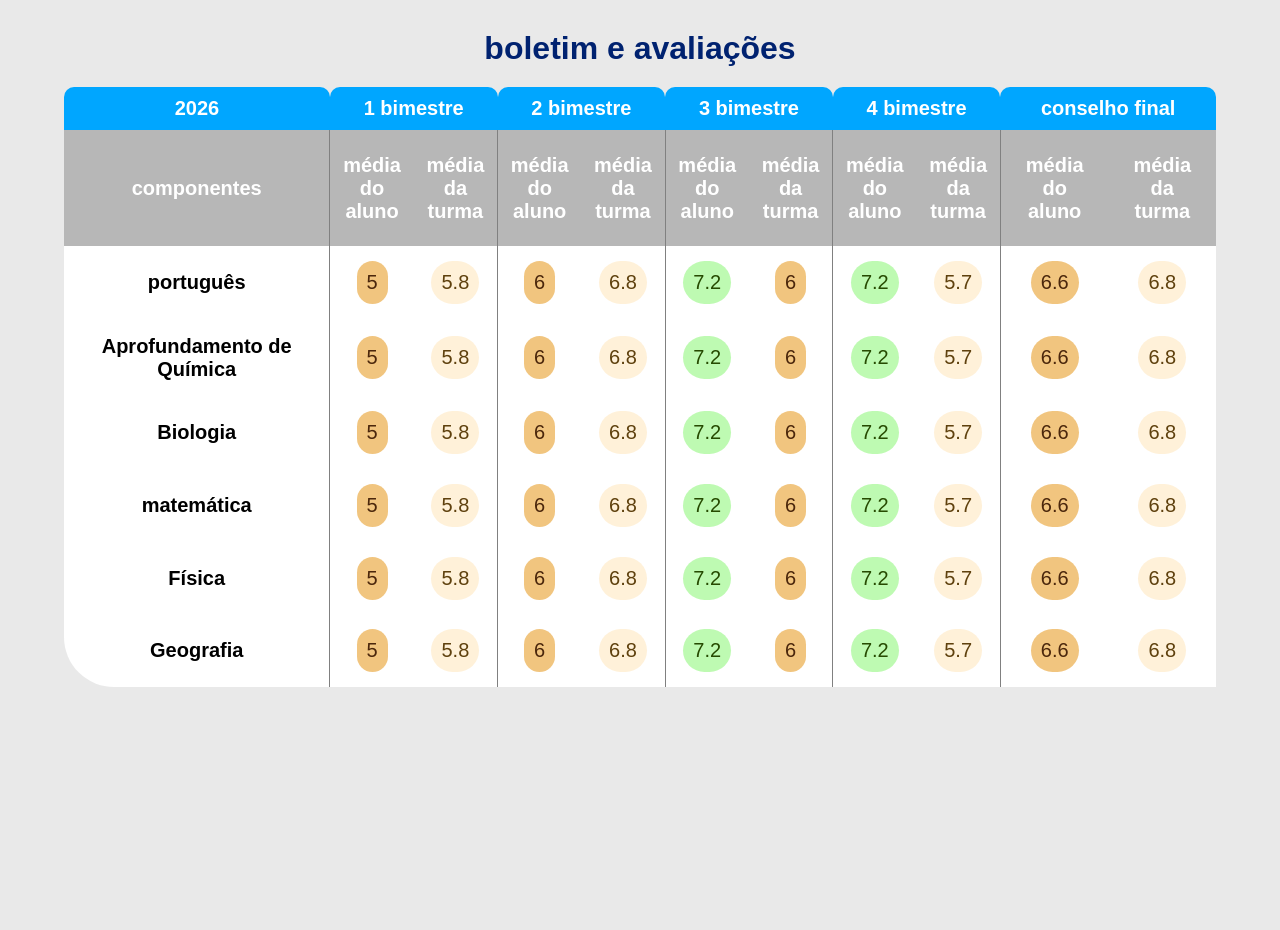
<file: boletim/index.html>
<!DOCTYPE html>
<html lang="pt-br">
<head>
    <meta charset="UTF-8">
    <meta name="viewport" content="width=device-width, initial-scale=1.0">
    <title>tabela desafio</title>
    <link rel="stylesheet" href="style.css">
</head>
<body>
    <h1>boletim e avaliações</h1>
    <table>
        <thead>
            <tr>
                <th>2026</th>
                <th colspan="2" scope="colgroup">1 bimestre</th>
                <th colspan="2" scope="colgroup">2 bimestre</th>
                <th colspan="2" scope="colgroup">3 bimestre</th>
                <th colspan="2" scope="colgroup">4 bimestre</th>
                <th colspan="2" scope="colgroup">conselho final</th>
            </tr>
        </thead>
            <tbody>
                <tr>
                    <th class="cinza" scope="row">componentes</th>
                    <th class="cinza borda" scope="col">média <br>do <br> aluno</th>
                    <th class="cinza" scope="col">média <br>da <br> turma</th>
                    <th class="cinza borda" scope="col">média <br>do <br> aluno</th>
                    <th class="cinza" scope="col">média <br>da <br> turma</th>
                    <th class="cinza borda" scope="col">média <br>do <br> aluno</th>
                    <th class="cinza" scope="col">média <br>da <br> turma</th>
                    <th class="cinza borda" scope="col">média <br>do <br> aluno</th>
                    <th class="cinza" scope="col">média <br>da <br> turma</th>
                    <th class="cinza borda" scope="col">média <br>do <br> aluno</th>
                    <th class="cinza" scope="col">média <br>da <br> turma</th>
                </tr>
                <tr>
                    <th scope="row">português</th>
                    <td class="borda02">
                        <span class="aluno">5</span>
                    </td>
                    <td>
                        <span class="turma">5.8</span>
                    </td>
                    <td class="borda02">
                        <span class="aluno">6</span>
                    </td>
                    <td>
                        <span class="turma">6.8</span>
                    </td>
                    <td class="borda02">
                        <span class="boa">7.2</span>
                    </td>
                    <td>
                        <span class="aluno">6</span>
                    </td>
                    <td class="borda02">
                        <span class="boa">7.2</span>
                    </td>
                    <td>
                        <span class="turma">5.7</span>
                    </td>
                    <td  class="borda02">
                        <span class="aluno">6.6</span>
                    </td>
                    <td>
                        <span class="turma">6.8</span>
                    </td>
                </tr>
                <tr>
                    <th scope="row">Aprofundamento de <br> Química</th>
                    <td class="borda02">
                        <span class="aluno">5</span>
                    </td>
                    <td>
                        <span class="turma">5.8</span>
                    </td>
                    <td class="borda02">
                        <span class="aluno">6</span>
                    </td>
                    <td>
                        <span class="turma">6.8</span>
                    </td>
                    <td class="borda02">
                        <span class="boa">7.2</span>
                    </td>
                    <td>
                        <span class="aluno">6</span>
                    </td>
                    <td class="borda02">
                        <span class="boa">7.2</span>
                    </td>
                    <td>
                        <span class="turma">5.7</span>
                    </td>
                    <td  class="borda02">
                        <span class="aluno">6.6</span>
                    </td>
                    <td>
                        <span class="turma">6.8</span>
                    </td>
                </tr>
                <tr>
                    <th scope="row">Biologia</th>
                <td class="borda02">
                         <span class="aluno">5</span>
                    </td>
                    <td>
                        <span class="turma">5.8</span>
                    </td>
                    <td class="borda02">
                        <span class="aluno">6</span>
                    </td>
                    <td>
                        <span class="turma">6.8</span>
                    </td>
                    <td class="borda02">
                        <span class="boa">7.2</span>
                    </td>
                    <td>
                        <span class="aluno">6</span>
                    </td>
                    <td class="borda02">
                        <span class="boa">7.2</span>
                    </td>
                    <td>
                        <span class="turma">5.7</span>
                    </td>
                    <td  class="borda02">
                        <span class="aluno">6.6</span>
                    </td>
                    <td>
                        <span class="turma">6.8</span>
                    </td>
                </tr>
                <tr>
                    <th scope="row">matemática</th>
                    <td class="borda02" >
                        <span class="aluno">5</span>
                    </td>
                    <td>
                        <span class="turma">5.8</span>
                    </td>
                    <td class="borda02">
                        <span class="aluno">6</span>
                    </td>
                    <td>
                        <span class="turma">6.8</span>
                    </td>
                    <td class="borda02">
                        <span class="boa">7.2</span>
                    </td>
                    <td>
                        <span class="aluno">6</span>
                    </td>
                    <td class="borda02">
                        <span class="boa">7.2</span>
                    </td>
                    <td>
                        <span class="turma">5.7</span>
                    </td>
                    <td  class="borda02">
                        <span class="aluno">6.6</span>
                    </td>
                    <td>
                        <span class="turma">6.8</span>
                    </td>
                </tr>
                <tr>
                    <th scope="row">Física</th>
                <td class="borda02">
                           <span class="aluno">5</span>
                    </td>
                    <td>
                        <span class="turma">5.8</span>
                    </td>
                    <td class="borda02">
                        <span class="aluno">6</span>
                    </td>
                    <td>
                        <span class="turma">6.8</span>
                    </td>
                    <td class="borda02">
                        <span class="boa">7.2</span>
                    </td>
                    <td>
                        <span class="aluno">6</span>
                    </td>
                    <td class="borda02">
                        <span class="boa">7.2</span>
                    </td>
                    <td>
                        <span class="turma">5.7</span>
                    </td>
                    <td  class="borda02">
                        <span class="aluno">6.6</span>
                    </td>
                    <td>
                        <span class="turma">6.8</span>
                    </td>
                </tr>
                <tr>
                    <th style="border-radius: 0px 0px 0px 50px;" scope="row">Geografia</th>
                <td class="borda02">
                         <span class="aluno">5</span>
                    </td>
                    <td>
                        <span class="turma">5.8</span>
                    </td>
                    <td class="borda02">
                        <span class="aluno">6</span>
                    </td>
                    <td>
                        <span class="turma">6.8</span>
                    </td>
                    <td class="borda02">
                        <span class="boa">7.2</span>
                    </td>
                    <td>
                        <span class="aluno">6</span>
                    </td>
                    <td class="borda02">
                        <span class="boa">7.2</span>
                    </td>
                    <td>
                        <span class="turma">5.7</span>
                    </td>
                    <td  class="borda02">
                        <span class="aluno">6.6</span>
                    </td>
                    <td>
                        <span class="turma">6.8</span>
                    </td>
                </tr>
            </tbody>
    </table>
</body>
</html>
</file>
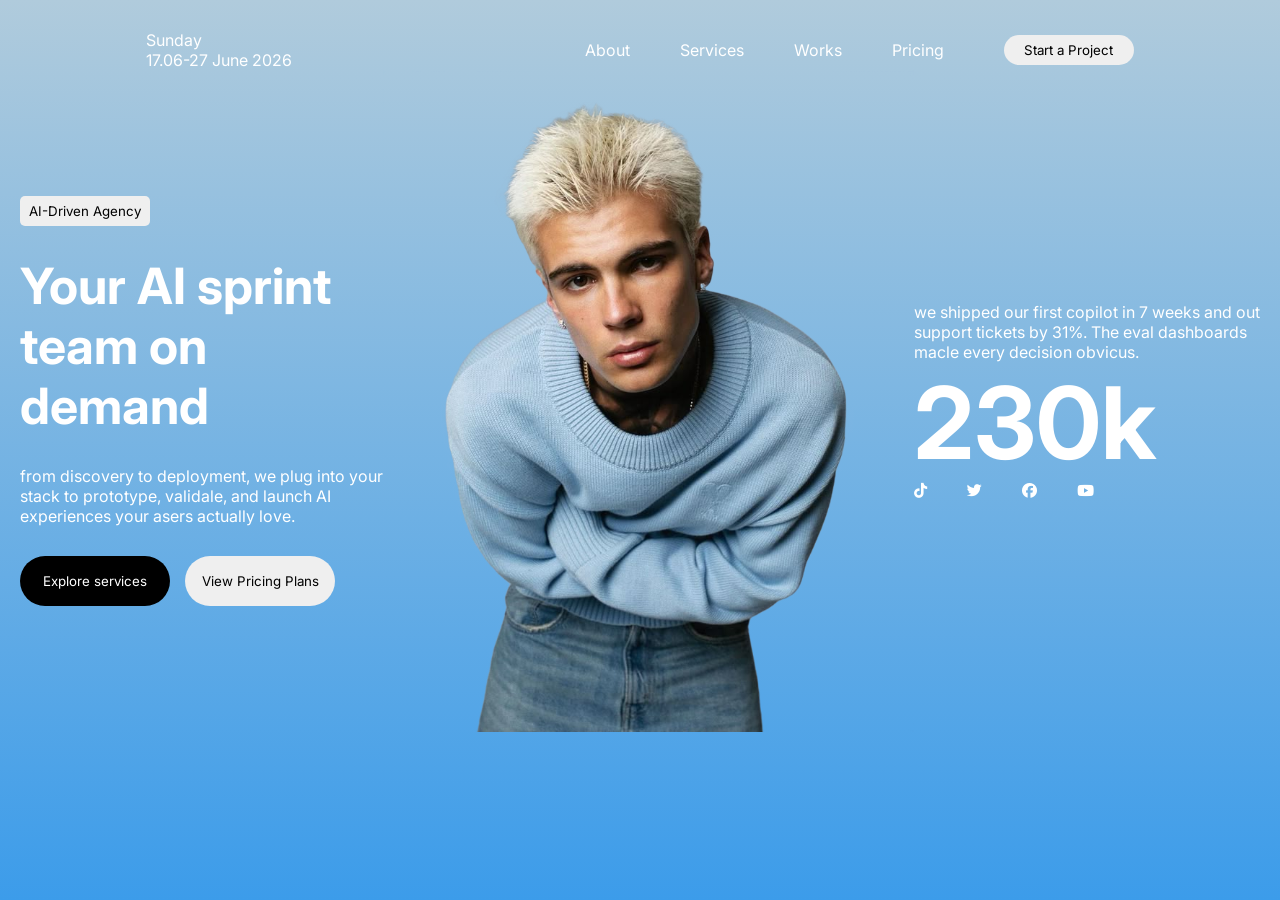
<file: landing-page/index.html>
<!DOCTYPE html>
<html lang="pt-br">
<head>
    <meta charset="UTF-8">
    <meta name="viewport" content="width=device-width, initial-scale=1.0">
    <title>Landing-Page</title>
    <link rel="stylesheet" href="style.css">
    <link rel="stylesheet" href="https://cdnjs.cloudflare.com/ajax/libs/font-awesome/6.7.2/css/all.min.css">
</head>
<body>
    <header>
        <p class="p-header">Sunday<br>17.06-27 June 2026</p>
        <div class="container01">
        <nav>
            <a href="#">About</a>
            <a href="#">Services</a>
            <a href="#">Works</a>
            <a href="#">Pricing</a>
        </nav>
        <button class="button-header">Start a Project</button>
        </div>
    </header>
    <main class="conteudo-principal">
        <div class="container-01">
            <button class="button01-main">AI-Driven Agency</button>
            <h1>Your AI sprint<br>team on<br>demand</h1>
            <p class="p-main">from discovery to deployment, we plug into your <br>stack to prototype, validale, and launch AI <br>experiences your asers actually love.</p>
            <div class="div-buttons">
                <button class="button-black">Explore services</button>
                <button class="button-white">View Pricing Plans</button>
            </div>
        </div>
        <div class="imagem">
        <img src="imagens/imagem-homem.svg" alt="homem loiro">
        </div>
        <div class="container-02">
            <p class="p-main02">we shipped our first copilot in 7 weeks and out <br>
            support tickets by 31%. The eval dashboards <br>
            macle every decision obvicus. </p>
            <h2>230k</h2>
            <div class="redes">
                <a href="https://www.tiktok.com/pt-BR" target="_blank">
                <i class="fa-brands fa-tiktok"></i>
                </a>
                <a href="https://x.com/home" target="_blank">
                <i class="fa-brands fa-twitter"></i>
                </a>
                <a href="https://www.facebook.com/" target="_blank">
                <i class="fa-brands fa-facebook"></i>
                </a>
                <a href="https://www.youtube.com/" target="_blank">
                <i class="fa-brands fa-youtube"></i>
                </a>
            </div>
        </div>
    </main>
</body>
</html>
</file>
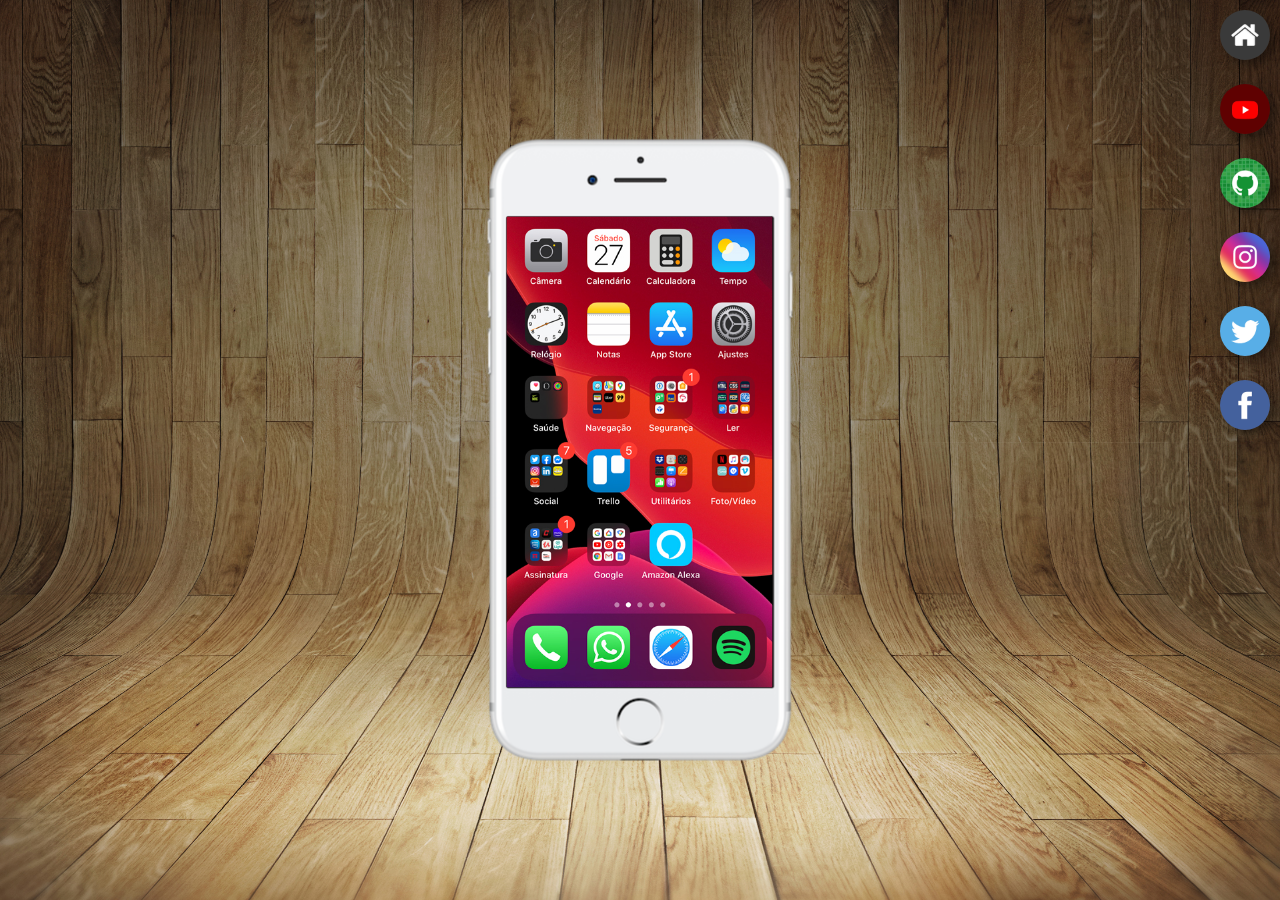
<file: projeto-social/index.html>
<!DOCTYPE html>
<html lang="pt-br">
<head>
    <meta charset="UTF-8">
    <meta name="viewport" content="width=device-width, initial-scale=1.0">
    <title>projeto redes sociais</title>
    <link rel="shortcut icon" href="favicon.ico" type="image/x-icon">
    <link rel="stylesheet" href="style.css">
</head>
<body>
    <main>
        <section id="telefone">
            <iframe src="home.html" name="tela" id="tela" frameborder="0"></iframe>
        </section>
        <section id="redes-sociais">
            <a href="home.html" target="tela"> <img src="imagens/logo-home.jpg" alt="home"></a><br>
            <a href="youtube.html" target="tela"> <img src="imagens/logo-youtube.jpg" alt="youtube"></a><br>
            <a href="github.html" target="tela"> <img src="imagens/logo-github.jpg" alt="github"></a><br>
            <a href="instagram.html" target="tela"> <img src="imagens/logo-instagram.jpg" alt="instagram"></a><br>
            <a href="twitter.html" target="tela"> <img src="imagens/logo-twitter.jpg" alt="twitter"></a><br>
            <a href="facebook.html" target="tela"> <img src="imagens/logo-facebook.jpg" alt="facebook"></a><br>
        </section>
    </main>
</body>
</html>
</file>
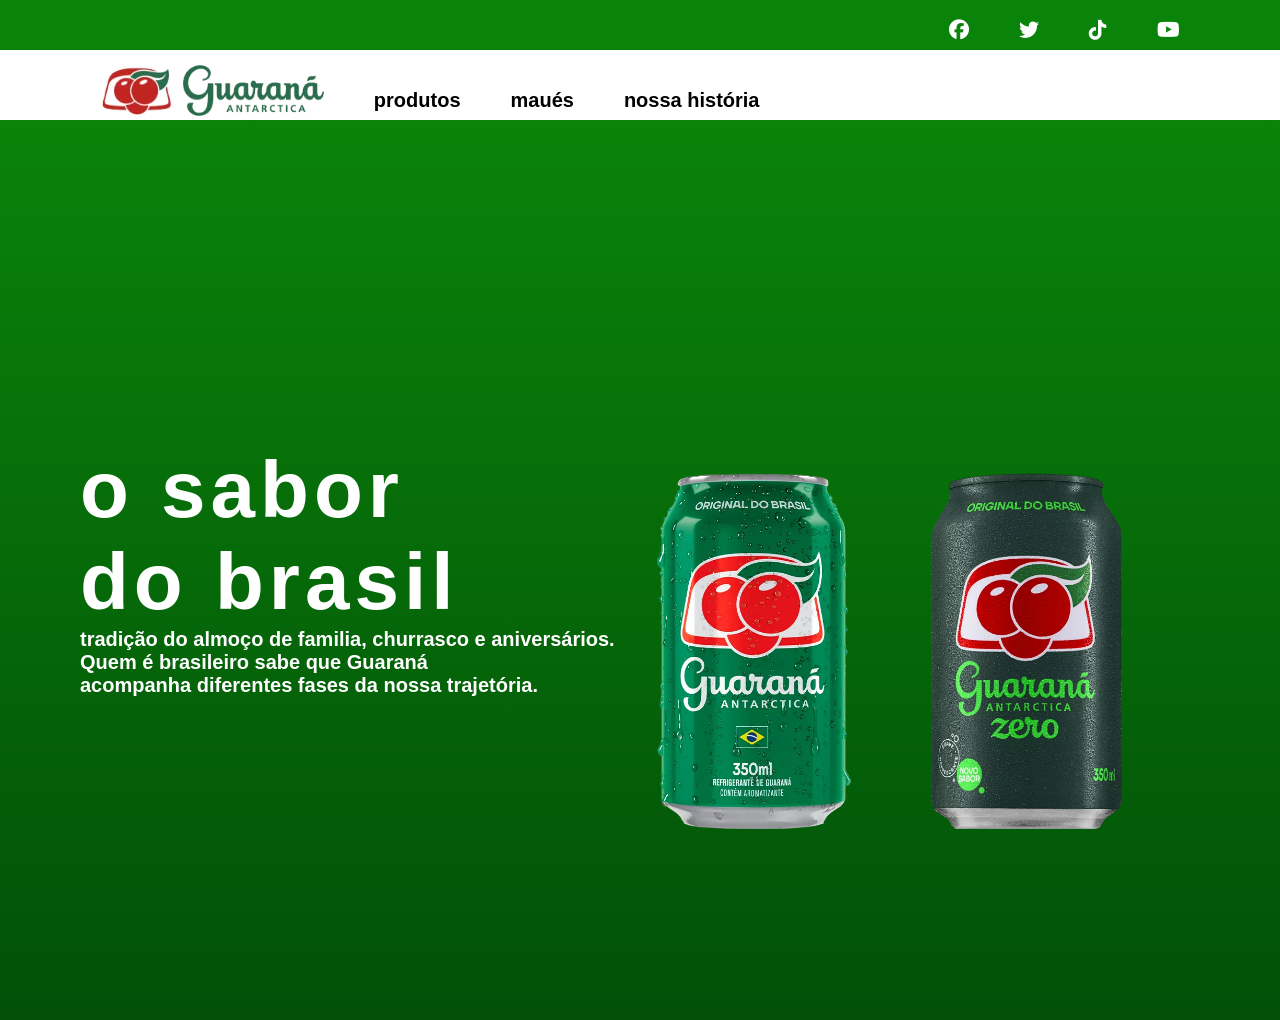
<file: site guaraná/index.html>
<!DOCTYPE html>
<html lang="pt-br">
<head>
    <meta charset="UTF-8">
    <meta name="viewport" content="width=device-width, initial-scale=1.0">
    <title>Guaraná Antarctica</title>
    <link rel="stylesheet" href="style.css">
    <link rel="stylesheet" href="https://cdnjs.cloudflare.com/ajax/libs/font-awesome/6.7.2/css/all.min.css">
</head>
<body>
    <header>
        <div class="redes">
            <a href="https://www.facebook.com/search/top?q=guaran%C3%A1%20antarctica" target="_blank">
                <i class="fa-brands  fa-facebook"></i>
            </a>
            <a href="https://x.com/guarana" target="_blank">
                <i class="fa-brands fa-twitter"></i>
            </a>
            <a href="https://www.tiktok.com/@guarana" target="_blank">
                <i class="fa-brands fa-tiktok"></i>
            </a>
            <a href="https://www.youtube.com/@guaranaantarctica" target="_blank">
                <i class="fa-brands fa-youtube"></i>
            </a>
        </div>
    </header>
    <nav class="navbar">
        <a href="#" class="logo">
            <img src="imagens/Novo Projeto (36).png.webp" alt="guaraná">
        </a>
        <div class="links">
            <a href="#">produtos</a>
            <a href="#">maués</a>
            <a href="#">nossa história</a>
        </div>
    </nav>
    <main>
        <div> 
            <h2>o sabor <br>do brasil</h2>    
            <p>tradição do almoço de familia, churrasco e aniversários. <br>Quem é brasileiro sabe que Guaraná  <br>acompanha diferentes fases da nossa trajetória.</p>
        </div>
        <div class="container">
            <div>
                <img src="imagens/350ml.png.webp" alt="lata" class="lata">
                <img src="imagens/DLZ LATA 350.png.webp" alt="zero" class="lata">
            </div>
        </div>
    </main>
</body>
</html>
</file>
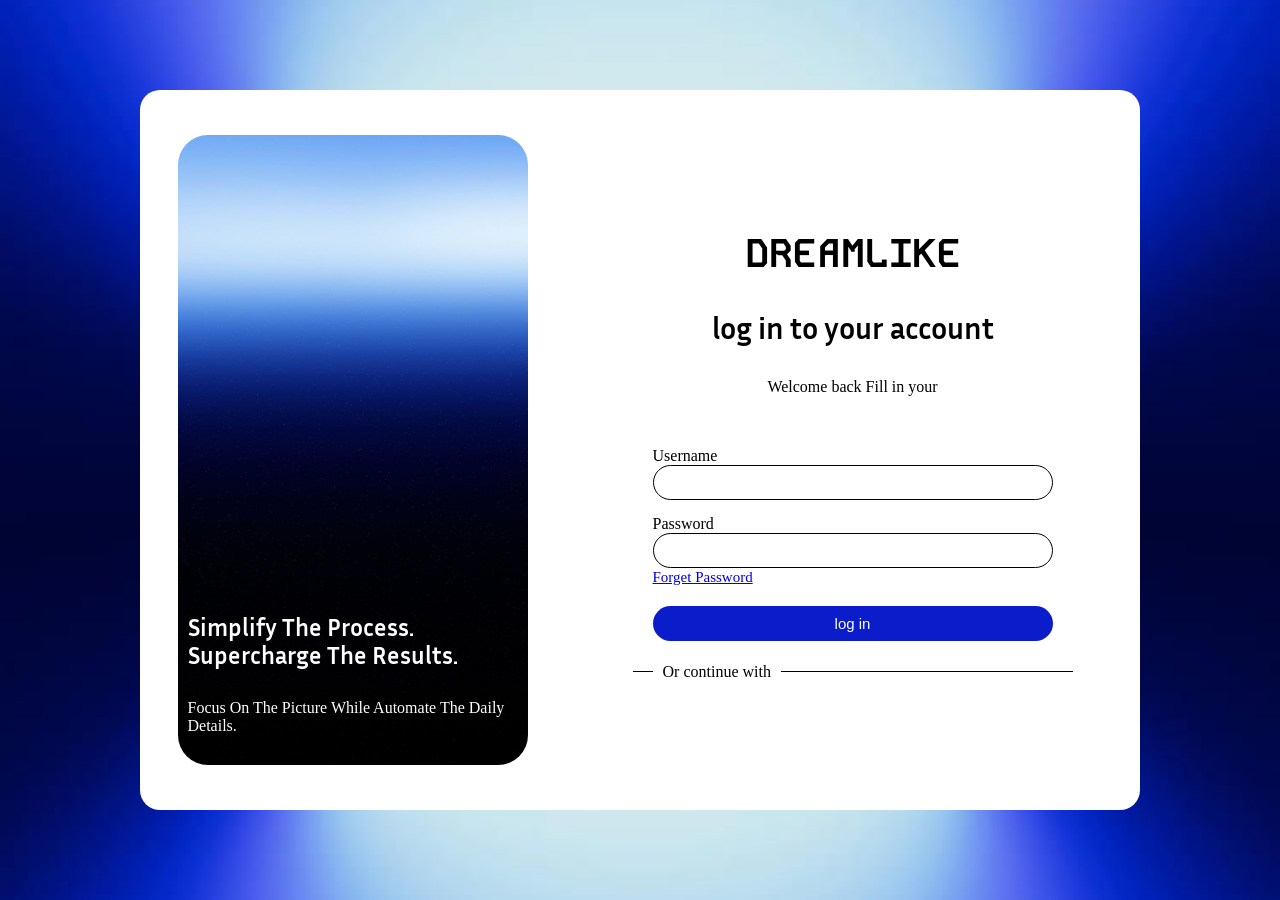
<file: tela-cadastro/index.html>
<!DOCTYPE html>
<html lang="pt-br">
<head>
    <meta charset="UTF-8">
    <meta name="viewport" content="width=device-width, initial-scale=1.0">
    <title>Cadastro</title>
    <link rel="stylesheet" href="stylestyle.css">
</head>
<body>
    <div class="container-pai">
        <div class="imagem">
           <h2 class="sub-texto-imagem">Simplify The Process. <br>Supercharge The Results.</h2>
           <p class="paragrafo-imagem">Focus On The Picture While Automate The Daily Details.</p>
        </div>
        <div class="forms">
            <h1 class="nome-marca">DREAMLIKE</h1>
            <h2 class="sub-titulo">log in to your account</h2>
            <p>Welcome back Fill in your</p>
            <form action="#" method="post">
                <fieldset>
                    <legend>Or continue with</legend>
                <p><label for="iname">Username</label></p>
                <input type="text" name="iname" id="iname" required class="cadastro01">
                <p><label for="isenha">Password</label></p>
                <input type="password" name="isenha" id="isenha" minlength="8" required class="cadastro02">
                <p>
                <a href="#">Forget Password</a>
                </p>
                <p>
                <input type="submit" value="log in" class="button">
                </p>
                </fieldset>
            </form>
        </div>
    </div>
</body>
</html>
</file>
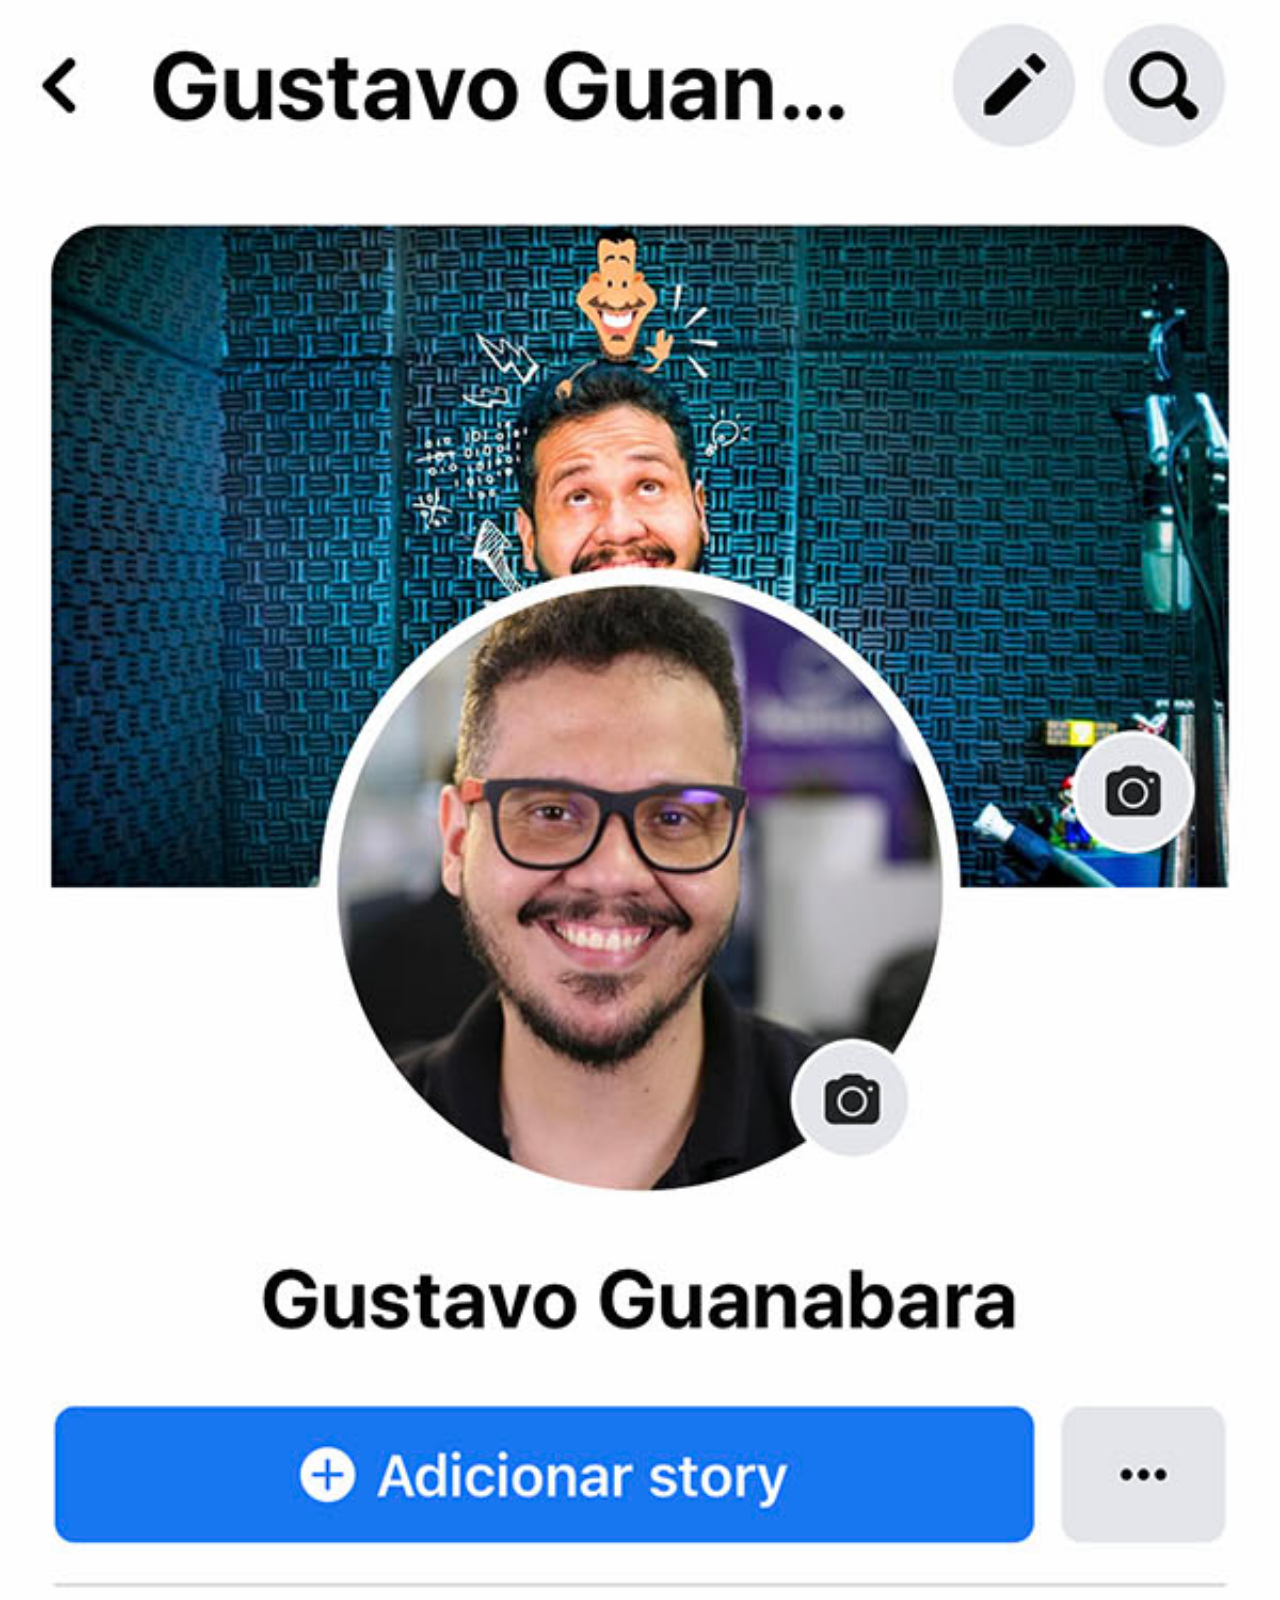
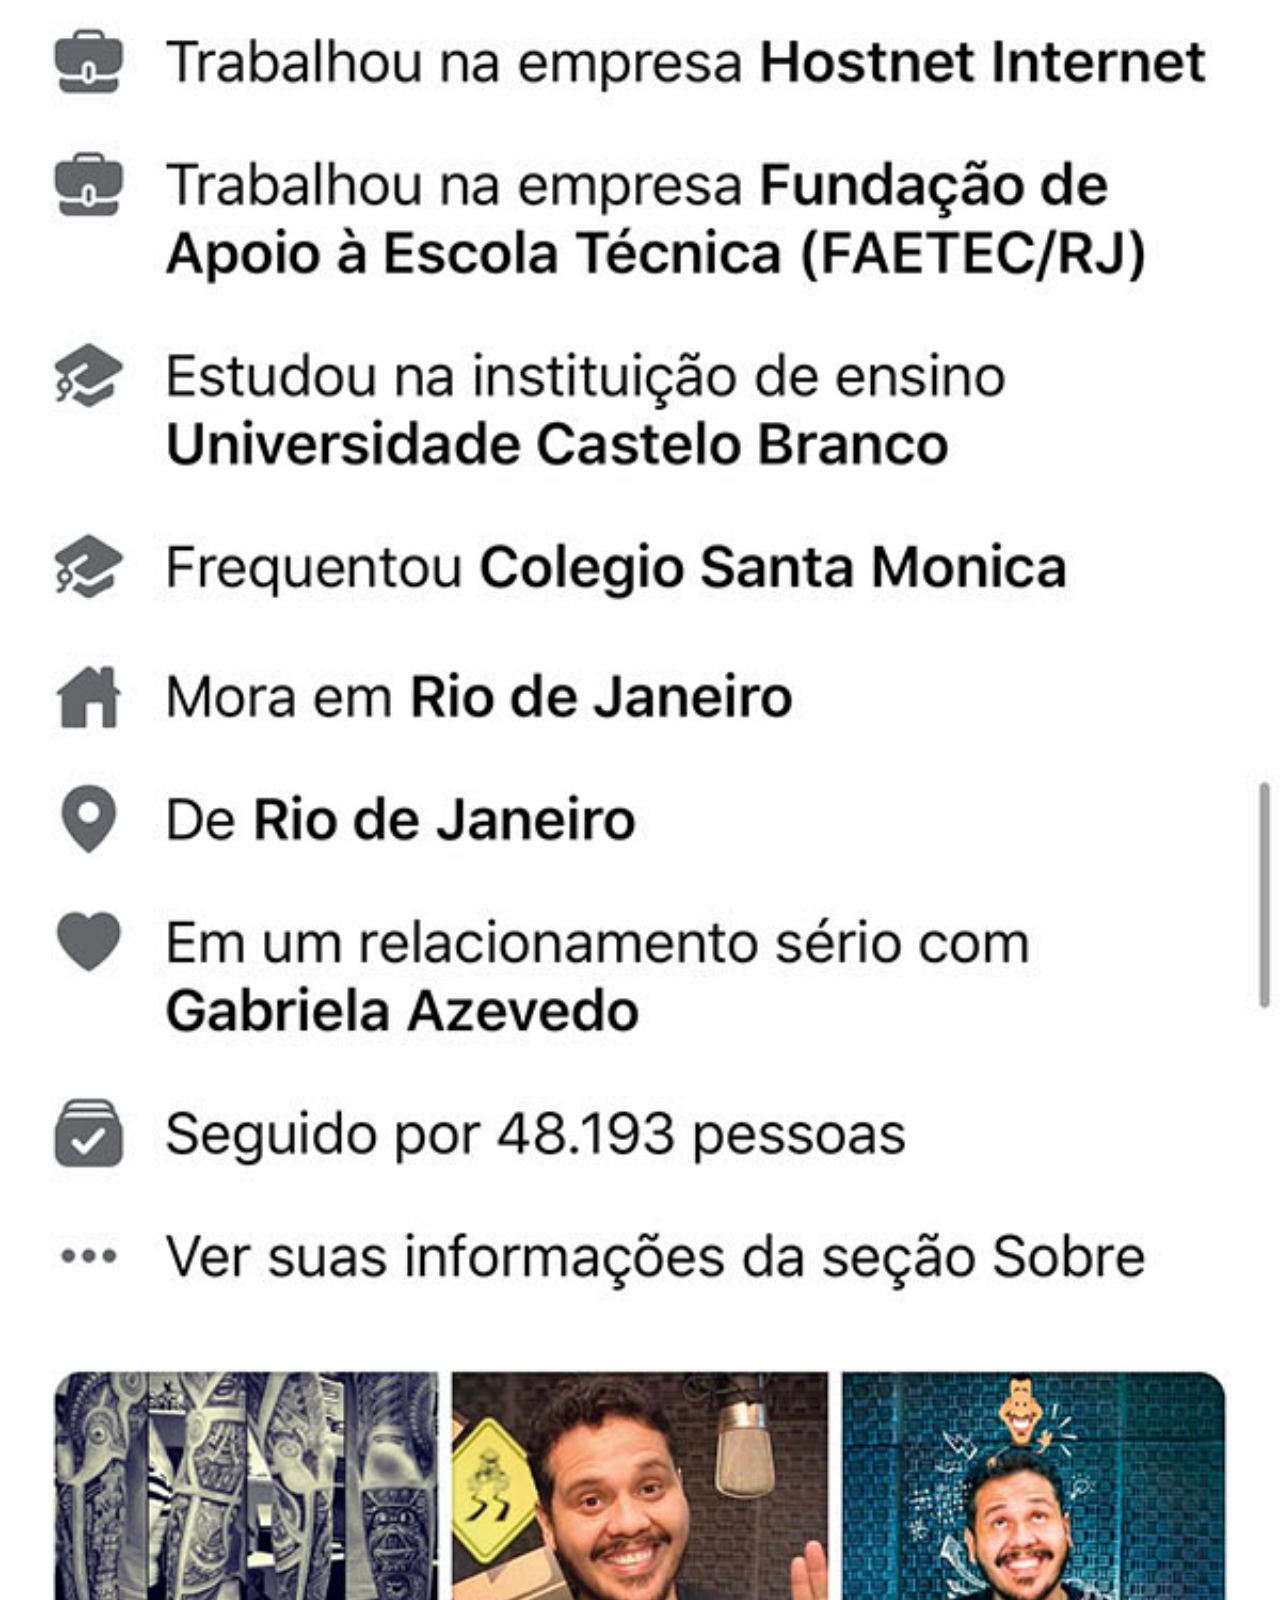
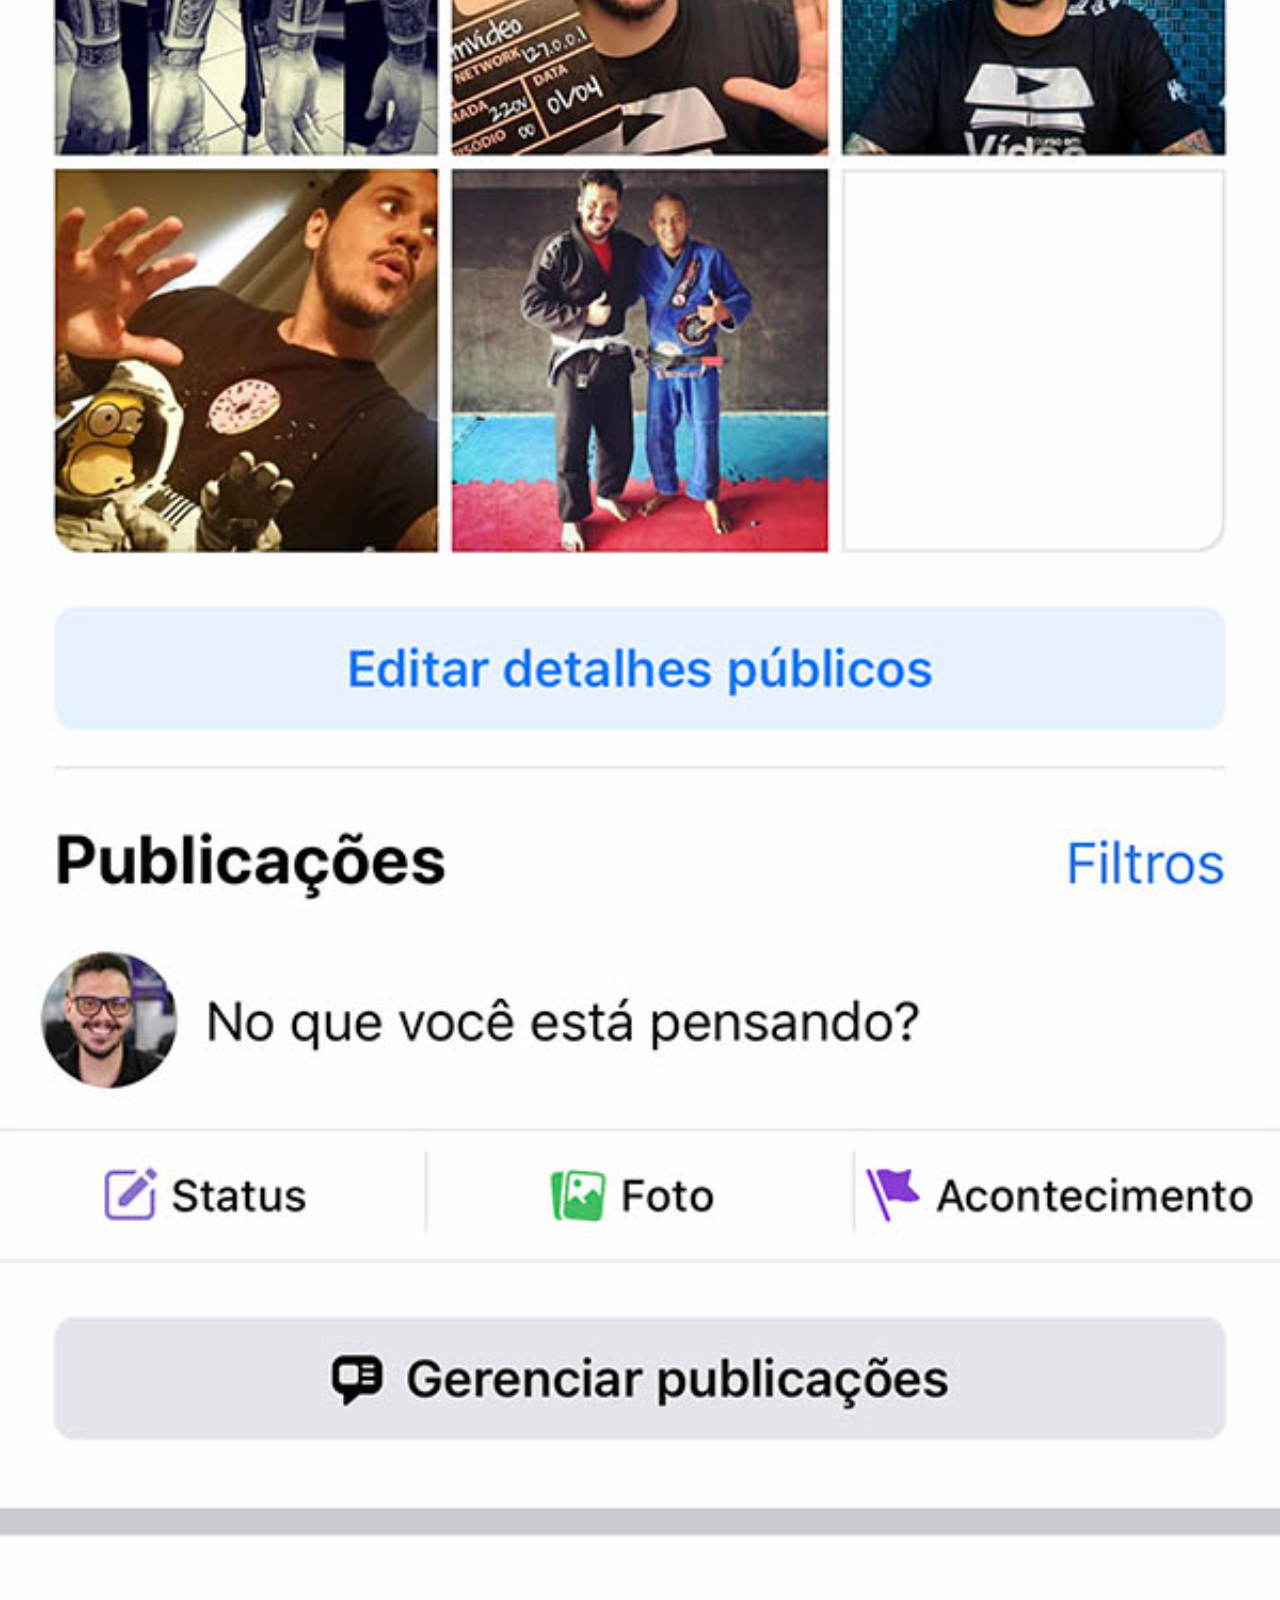
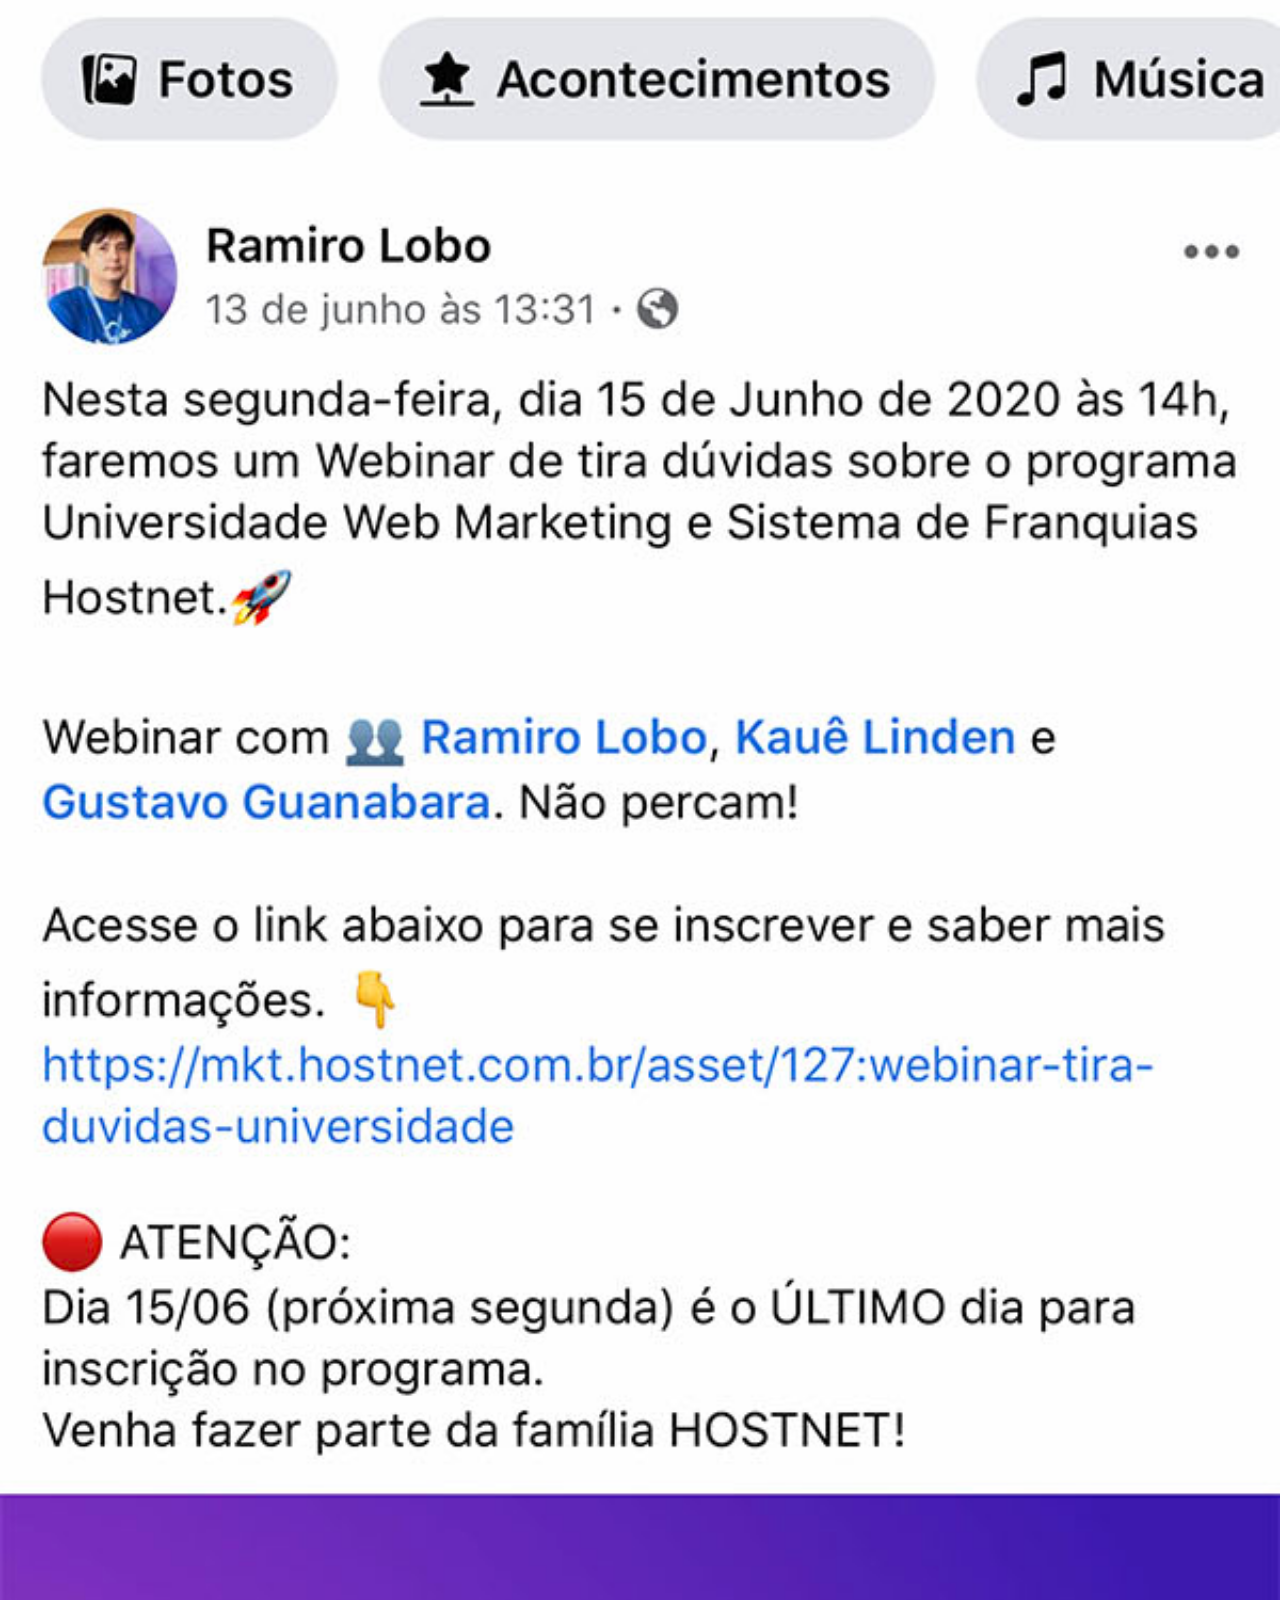
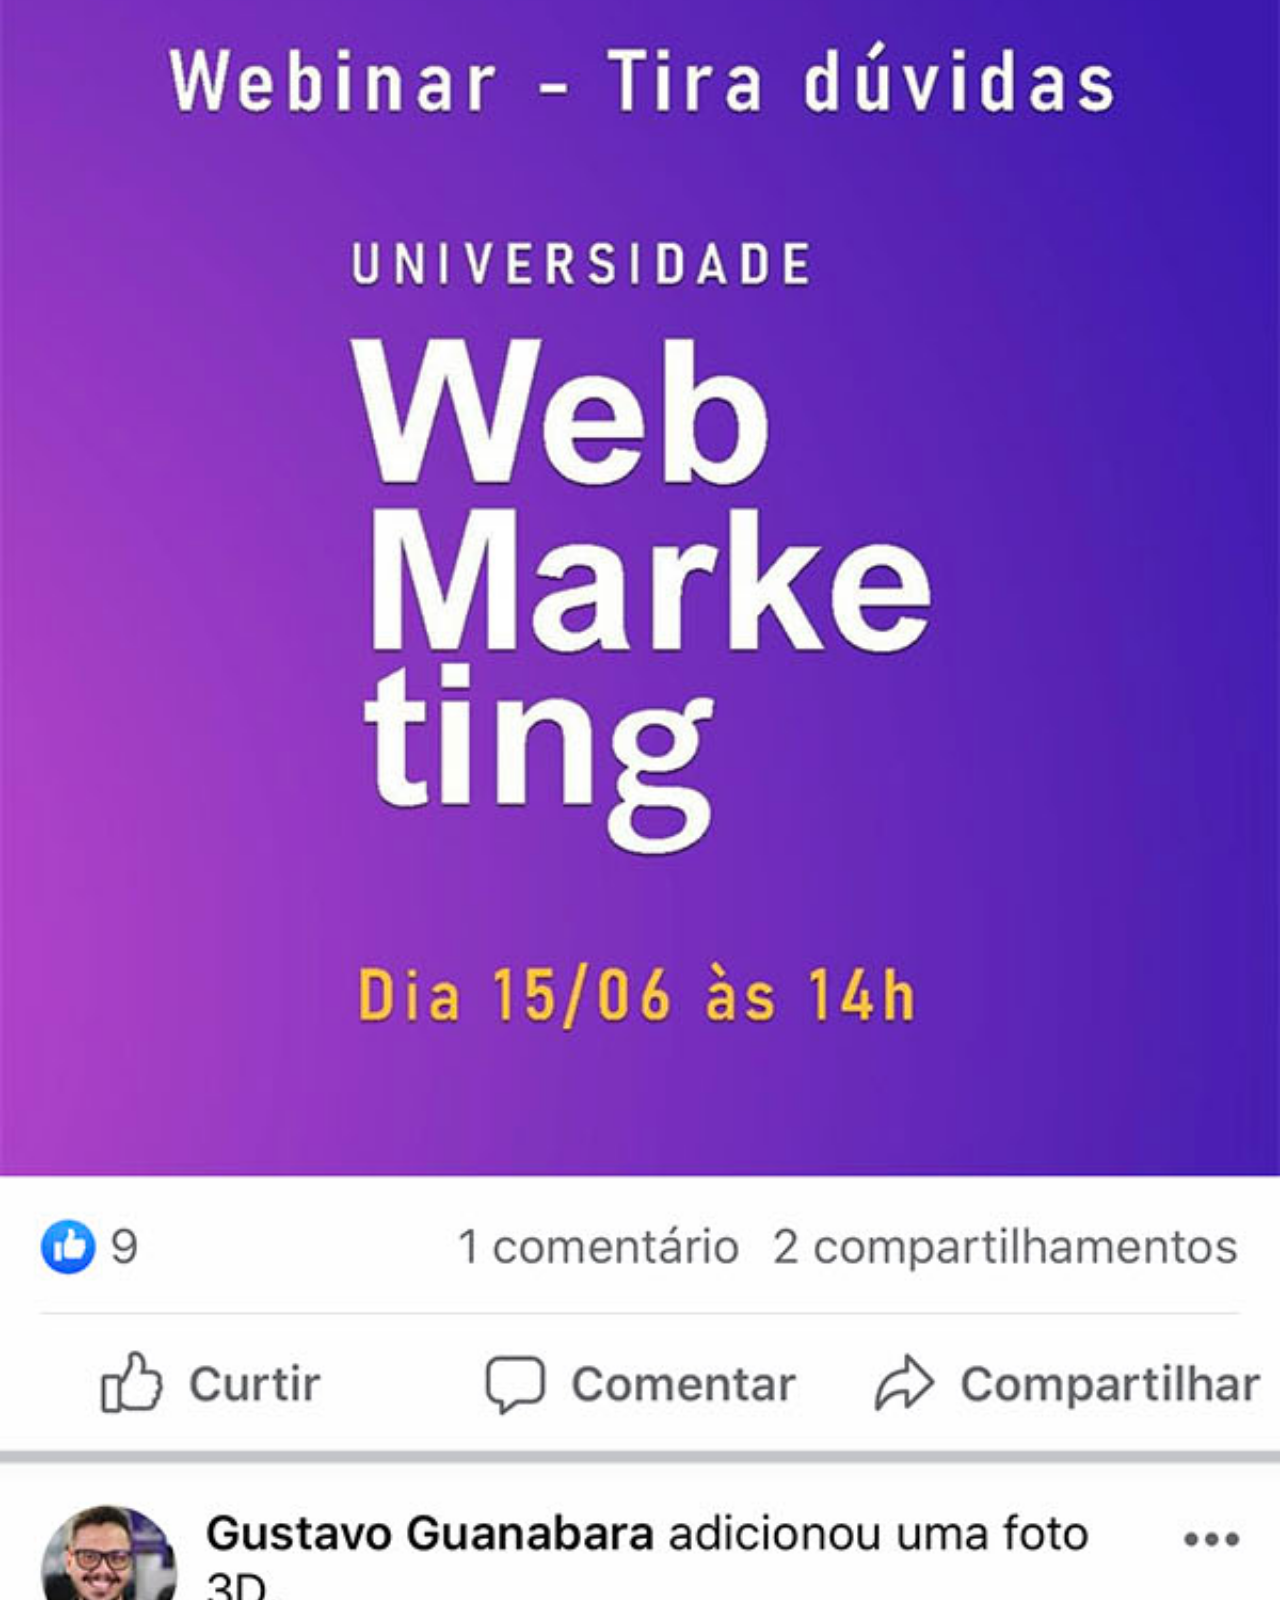
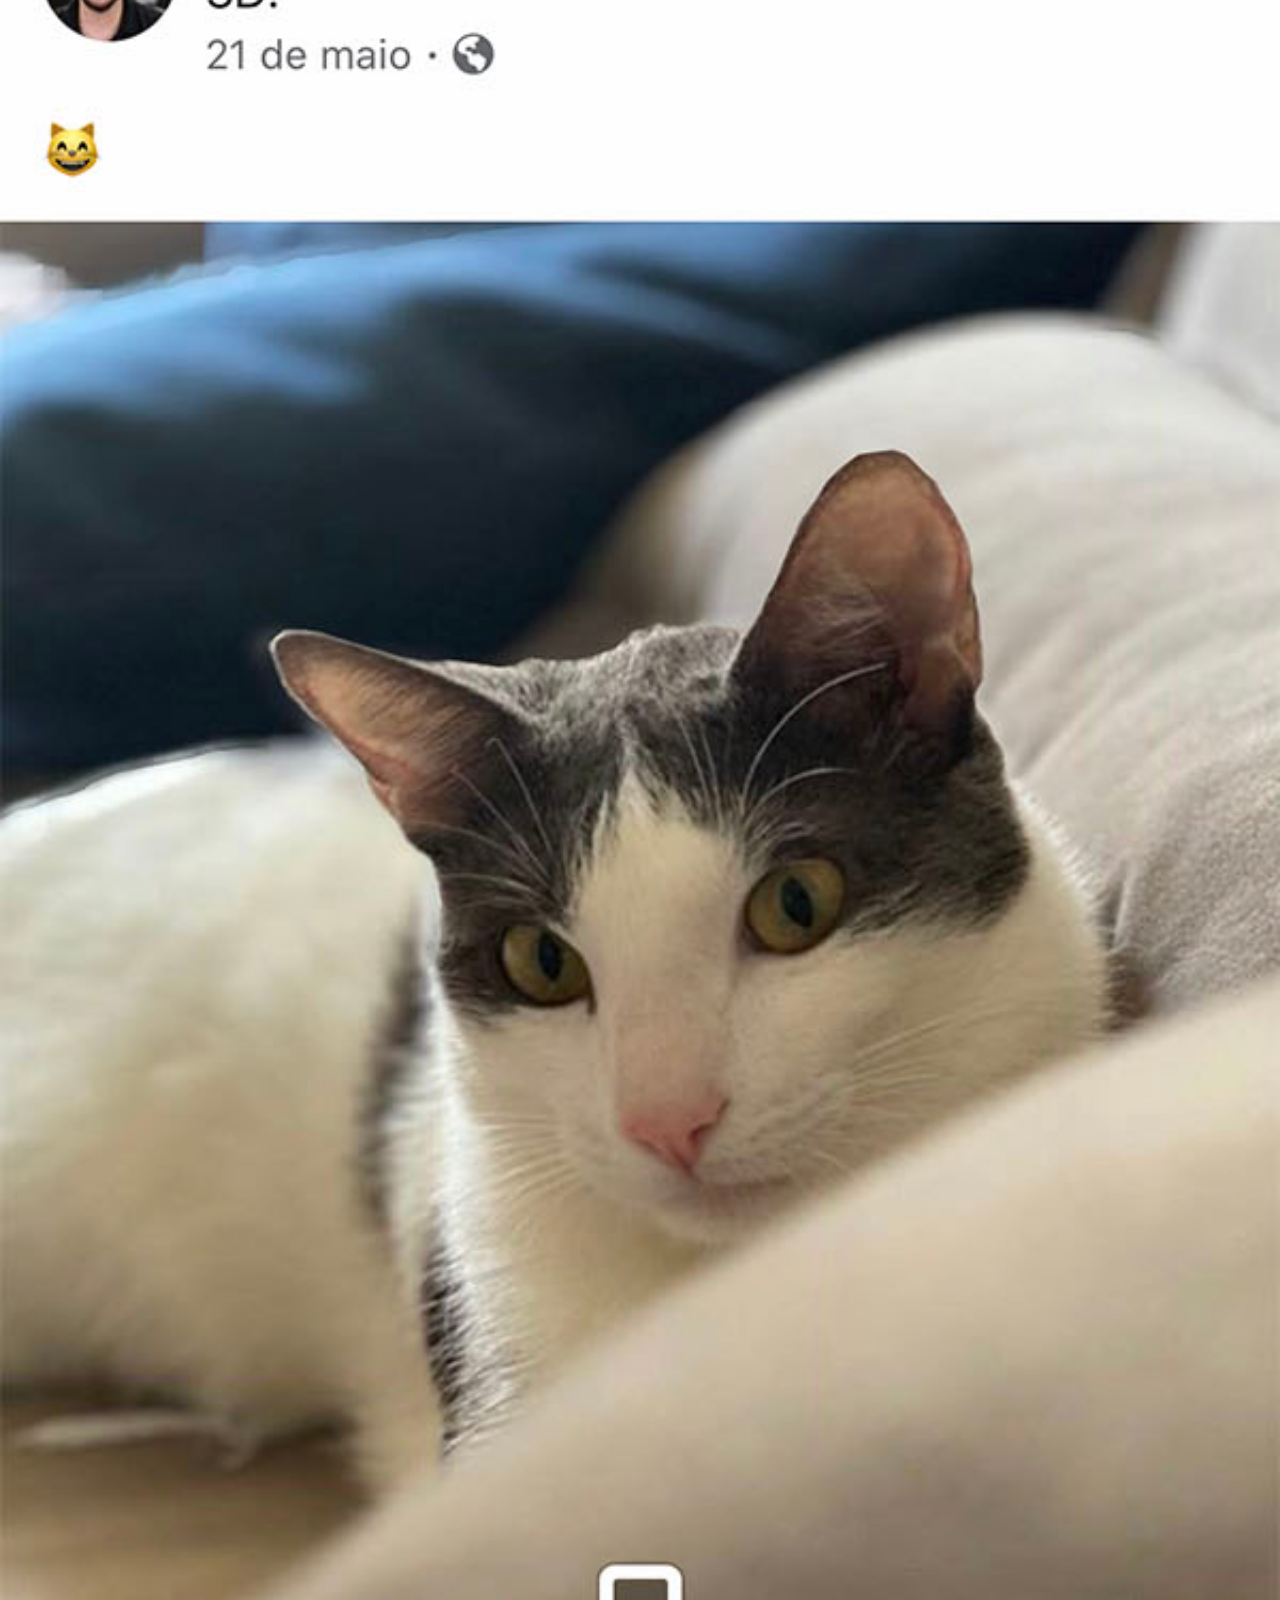
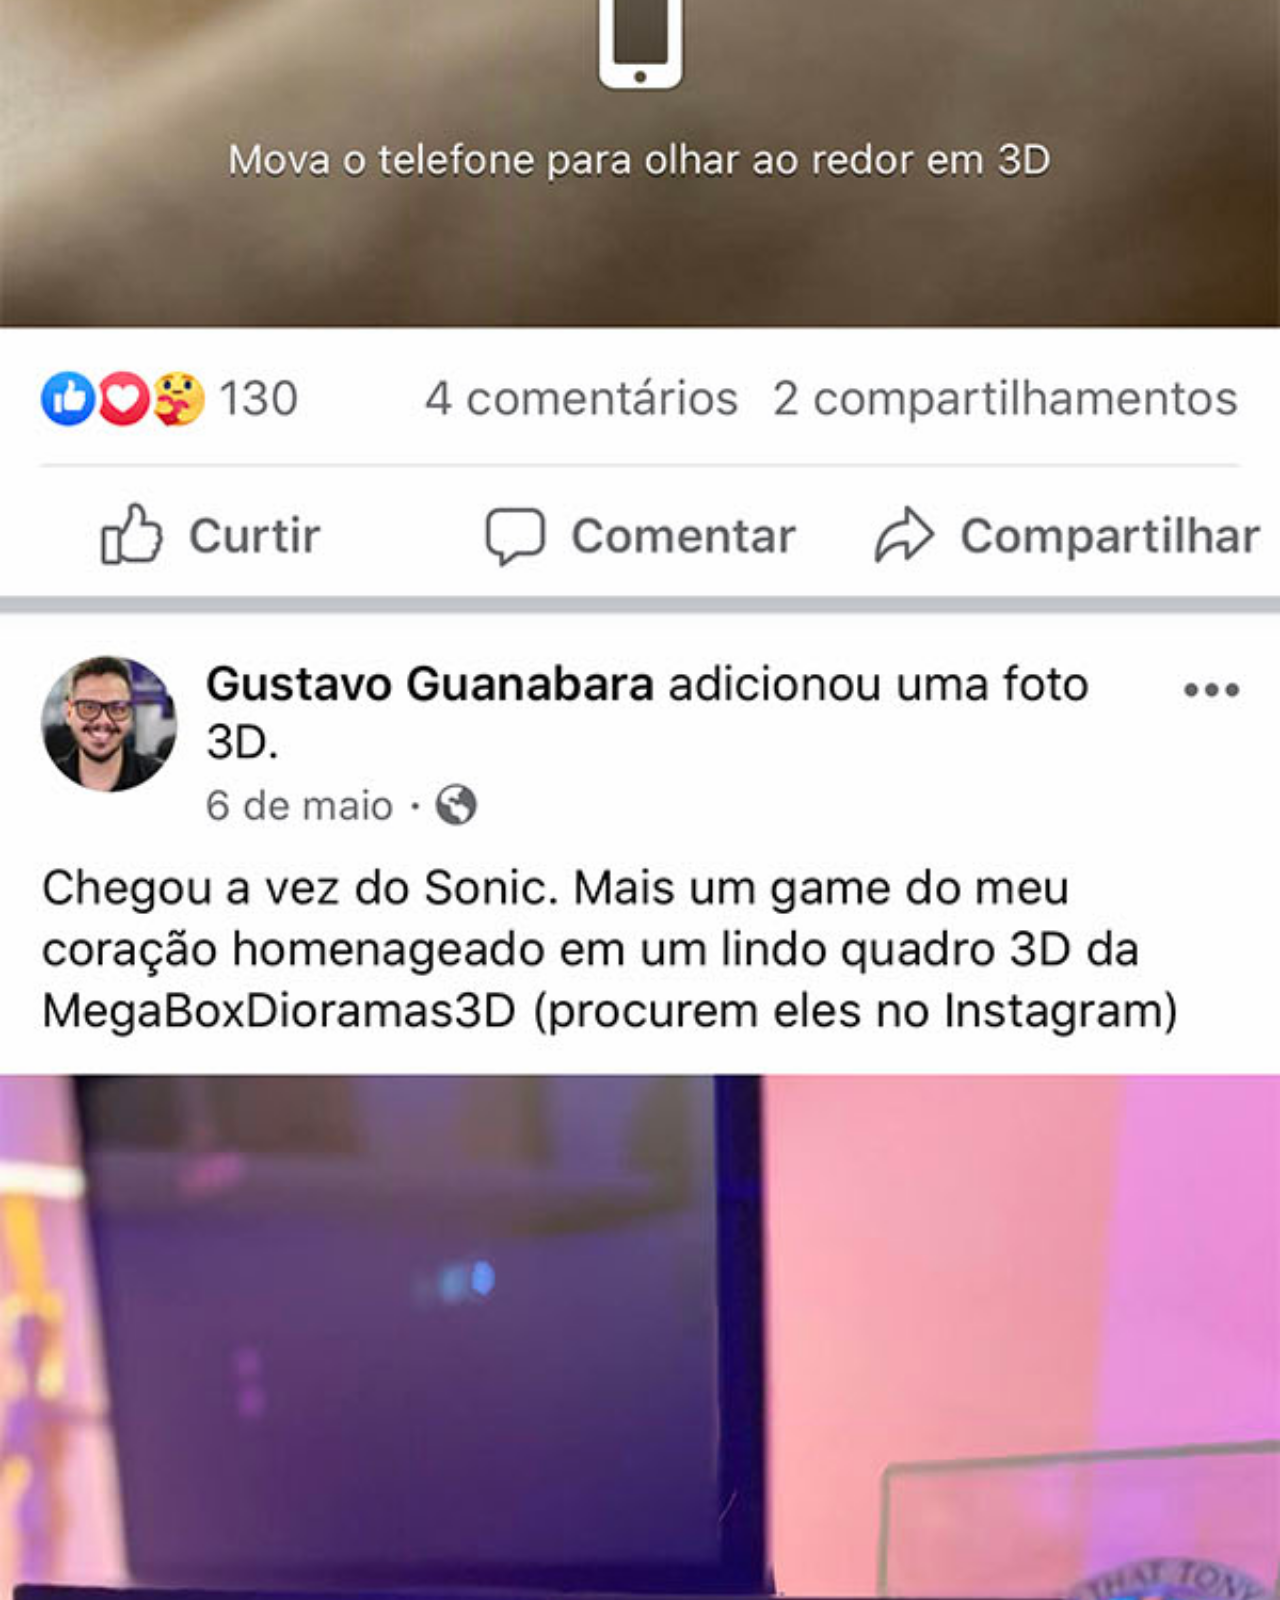
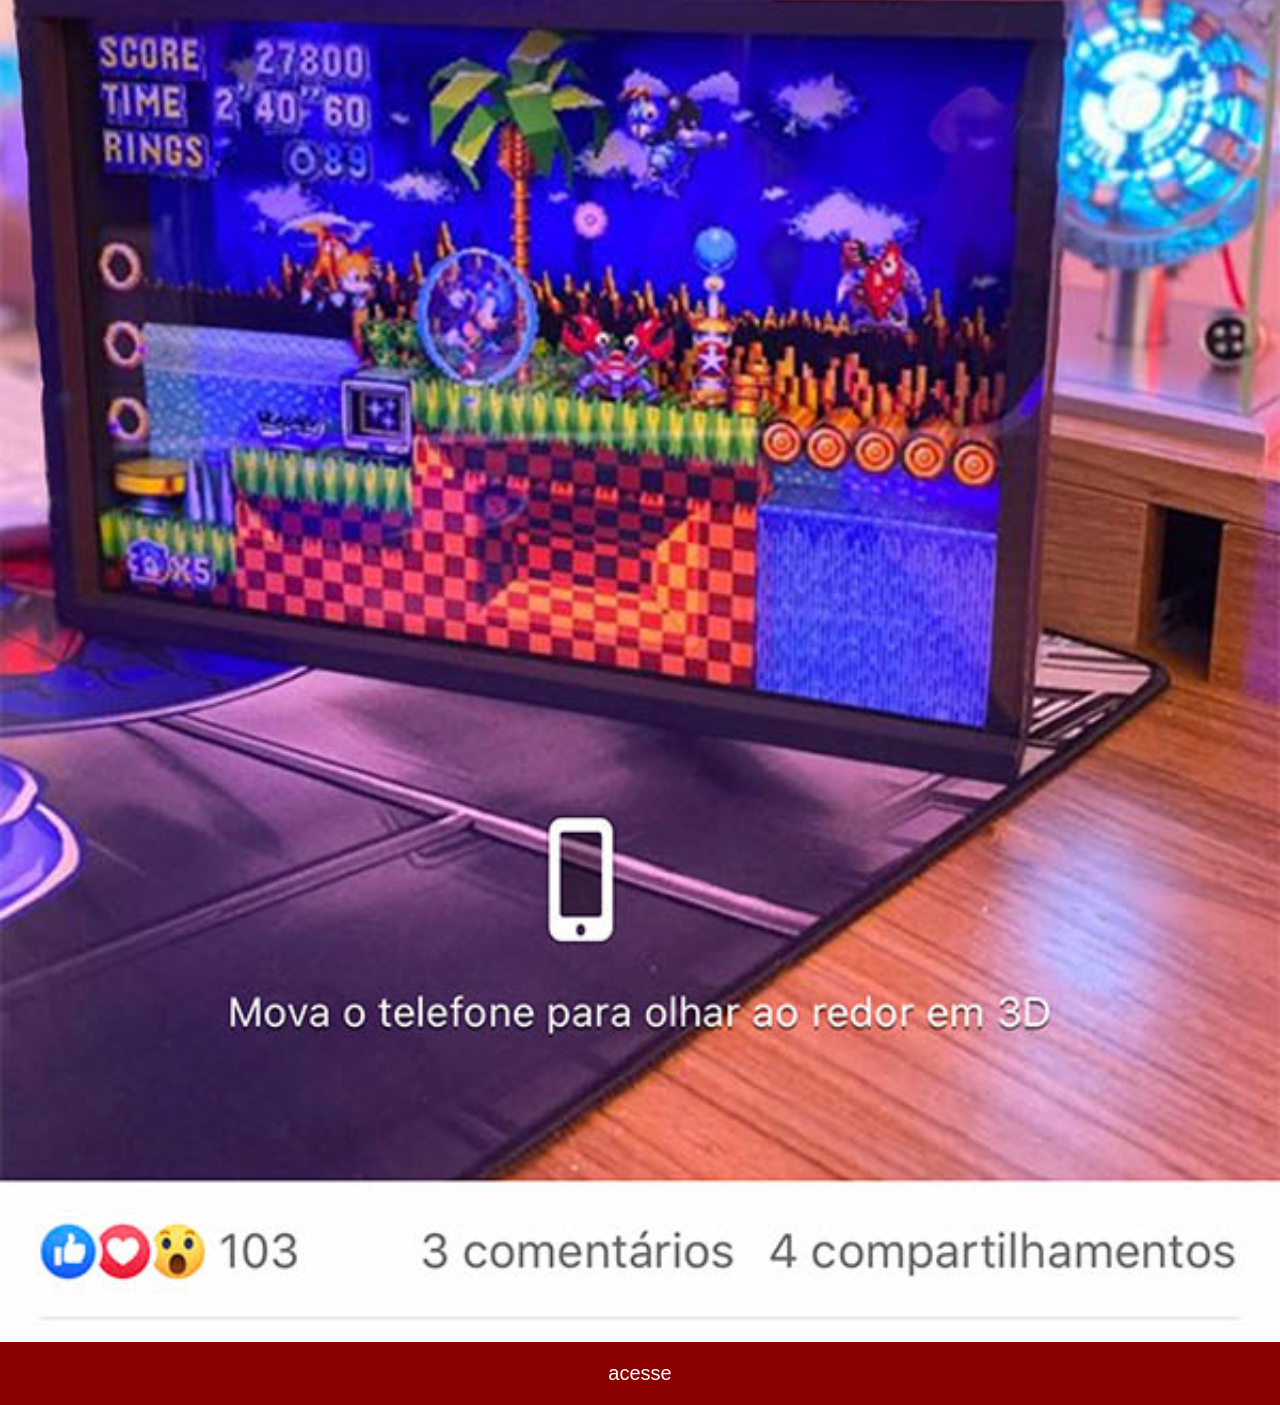
<file: projeto-social/facebook.html>
<!DOCTYPE html>
<html lang="pt-br">
<head>
    <meta charset="UTF-8">
    <meta name="viewport" content="width=device-width, initial-scale=1.0">
    <title>facebook</title>
    <link rel="stylesheet" href="redes.css">
</head>
<body>
    <img src="imagens/tela-facebook.jpg" alt="facebook">
    <a href="https://www.facebook.com/gustaguanabara">acesse</a>
</body>
</html>
</file>
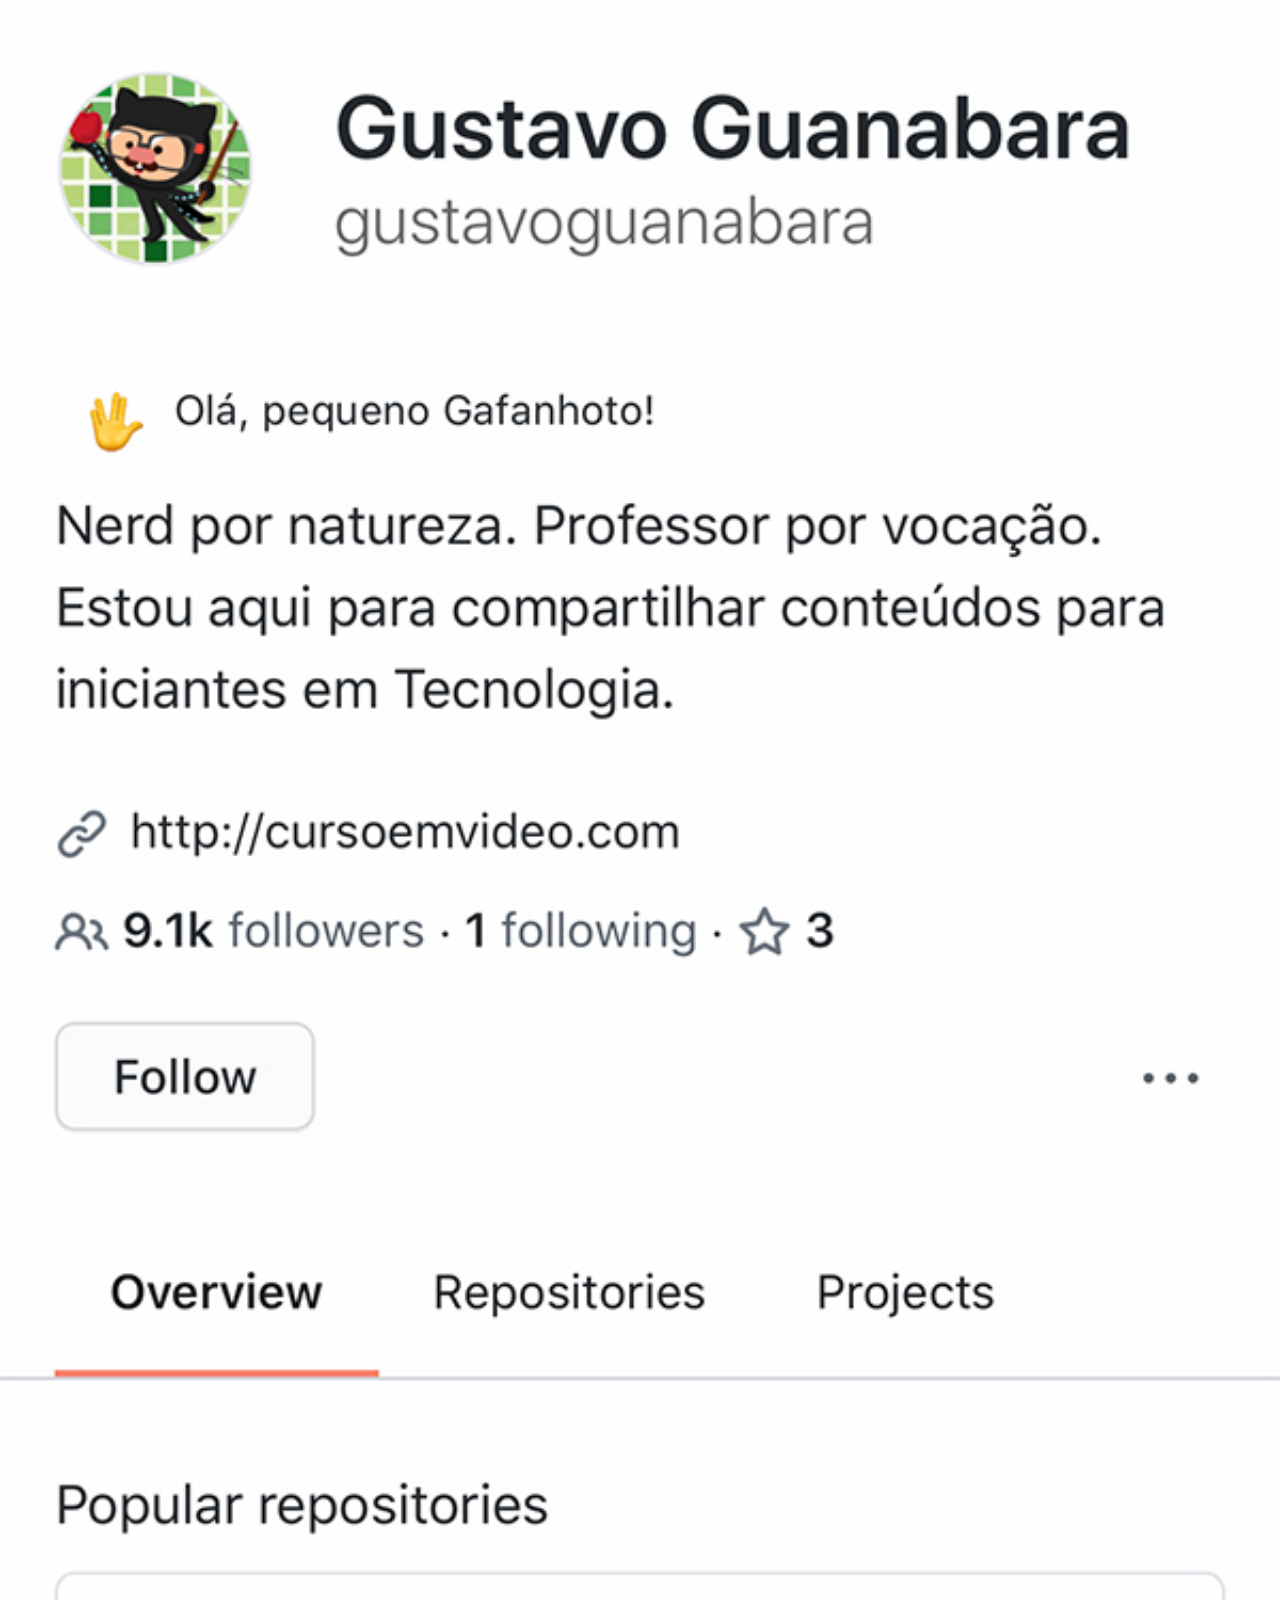
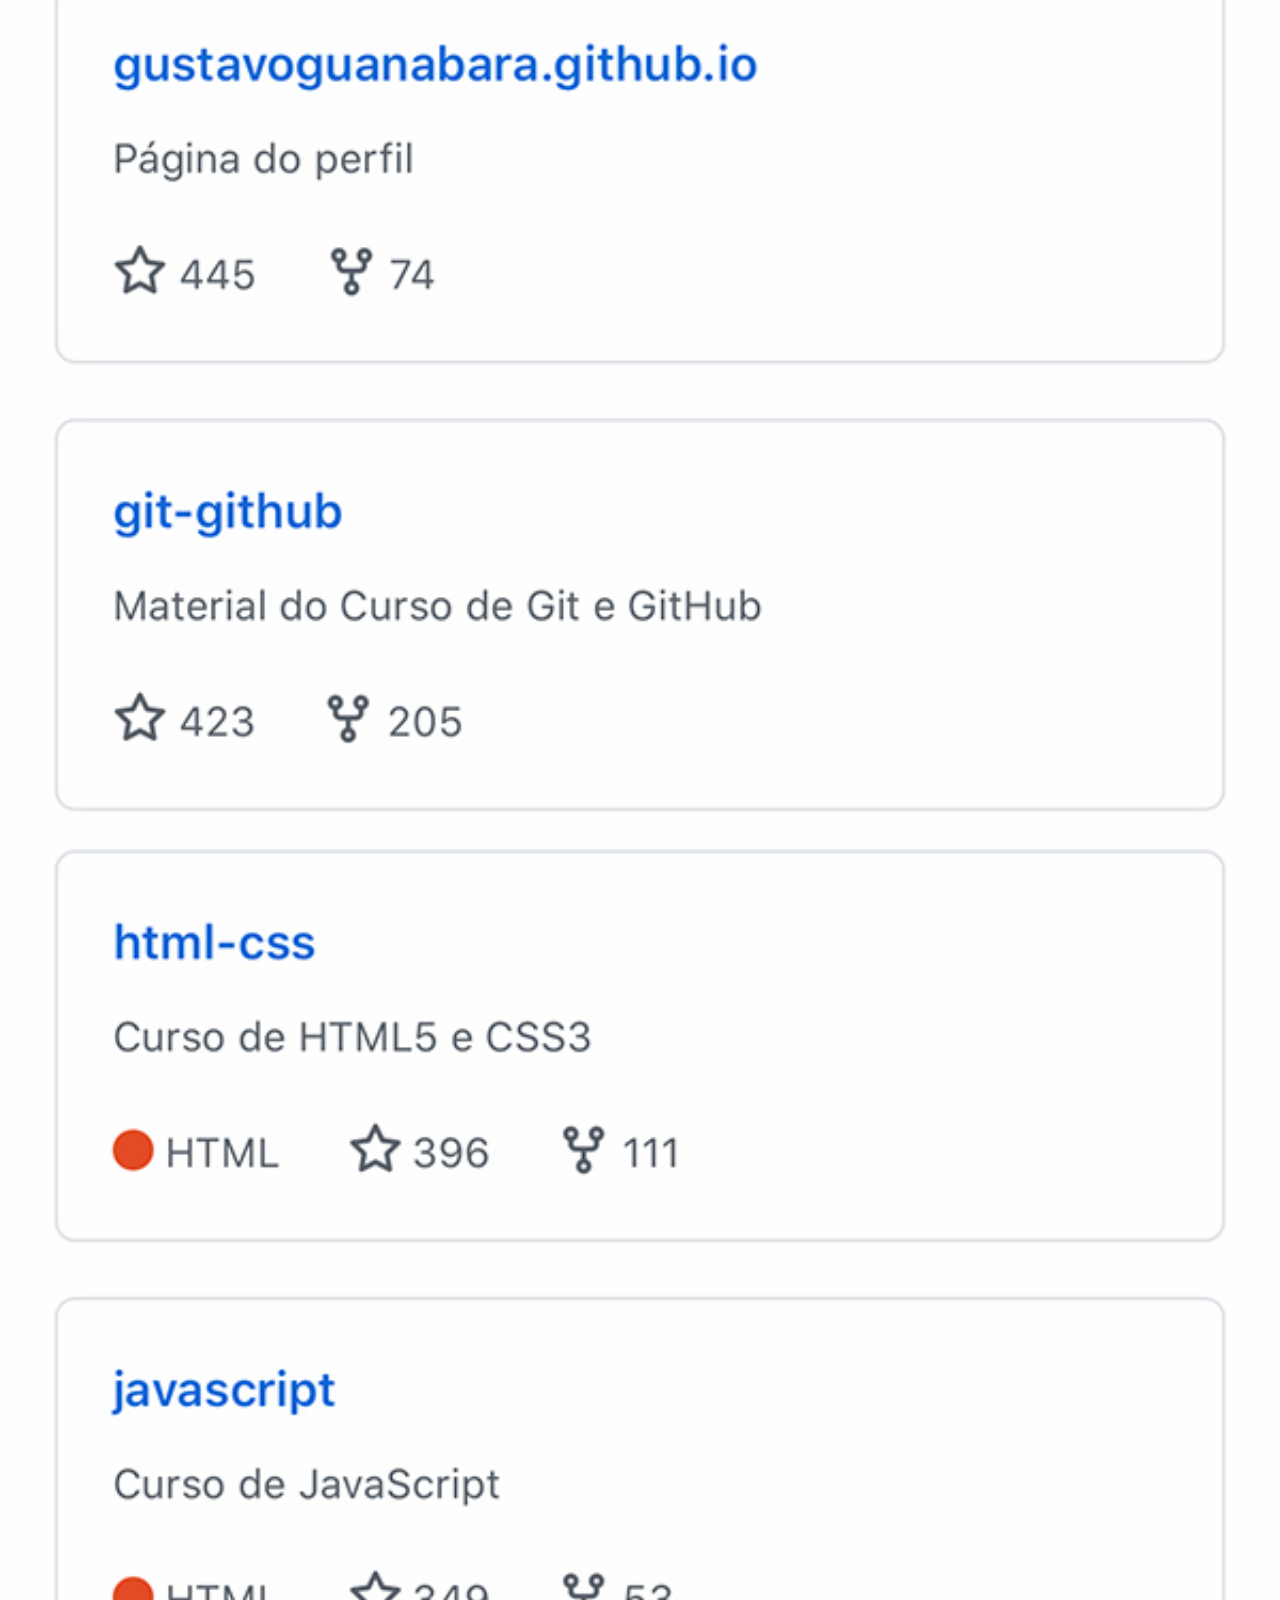
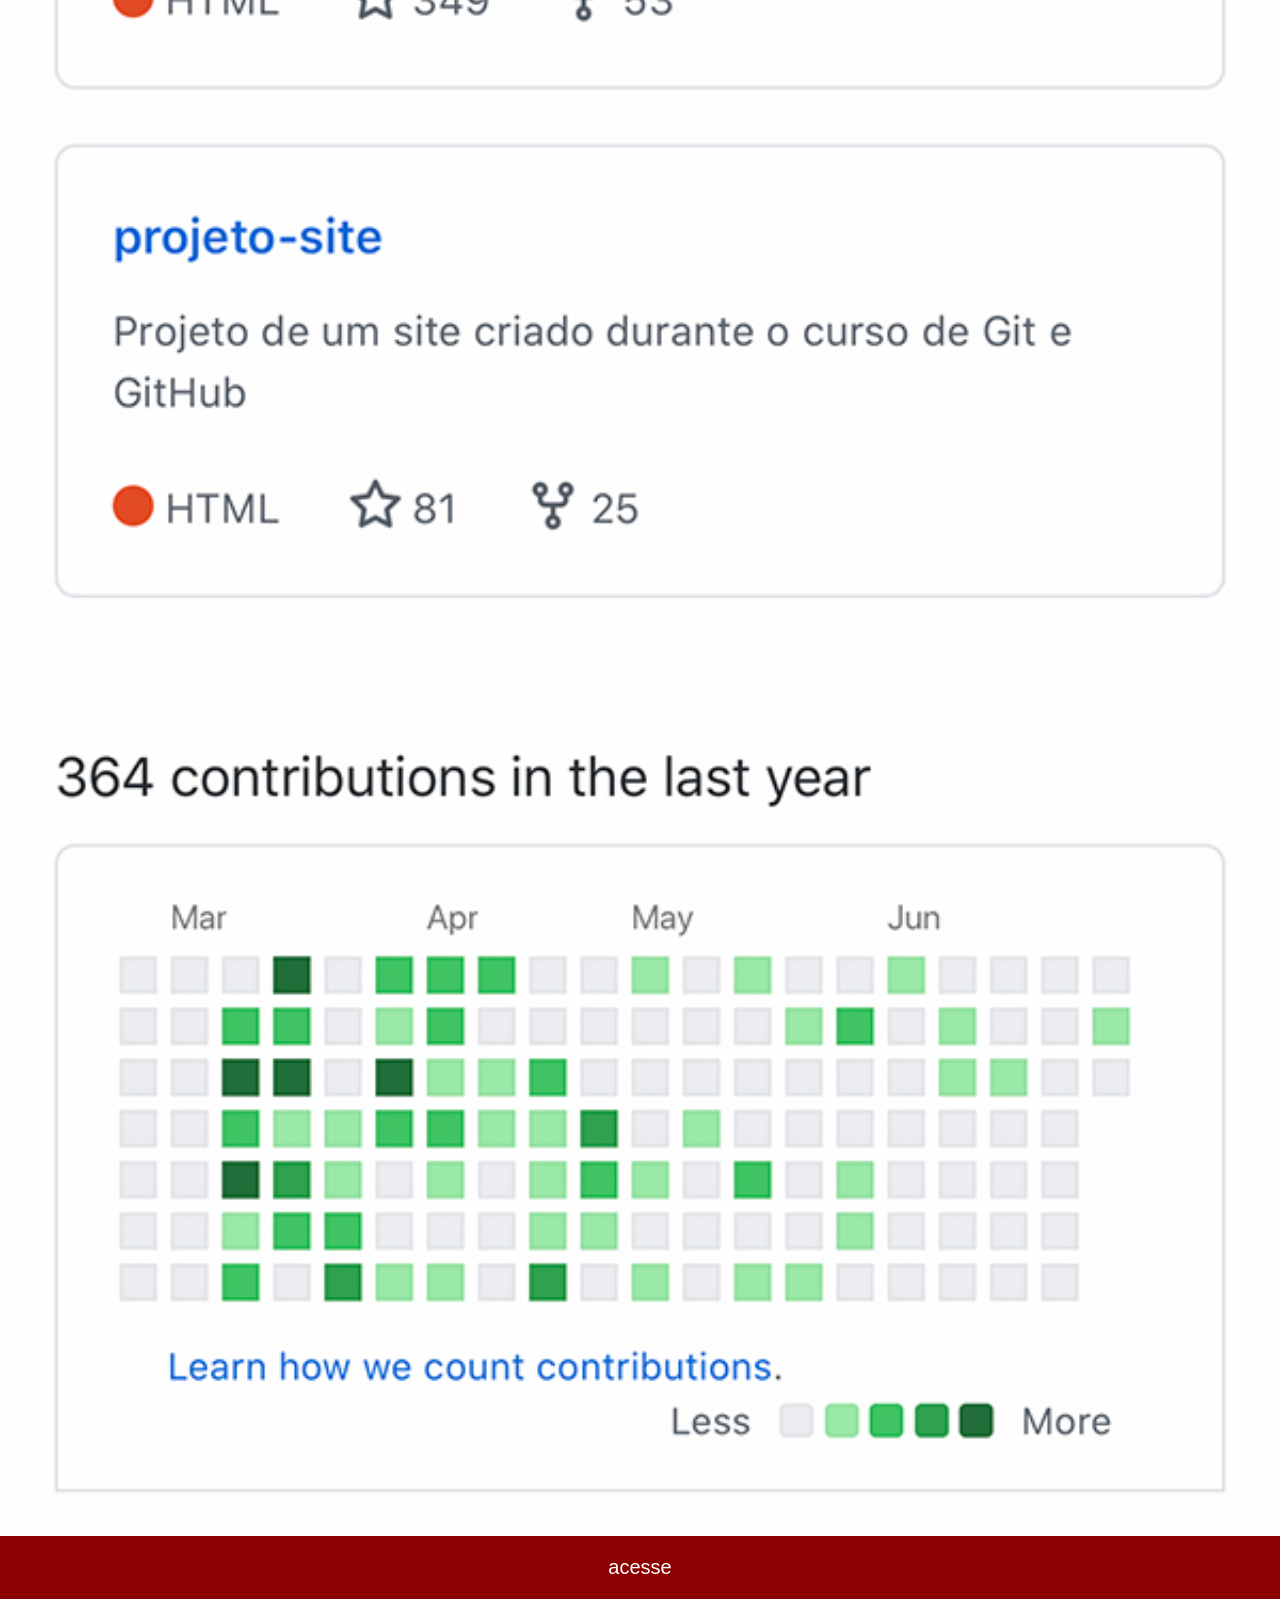
<file: projeto-social/github.html>
<!DOCTYPE html>
<html lang="pt-br">
<head>
    <meta charset="UTF-8">
    <meta name="viewport" content="width=device-width, initial-scale=1.0">
    <title>github</title>
    <link rel="stylesheet" href="redes.css">
</head>
<body>
    <img src="imagens/tela-github.jpg" alt="github">
    <a href="https://github.com/gustavoguanabara/" target="_blank">acesse</a>
</body>
</html>
</file>
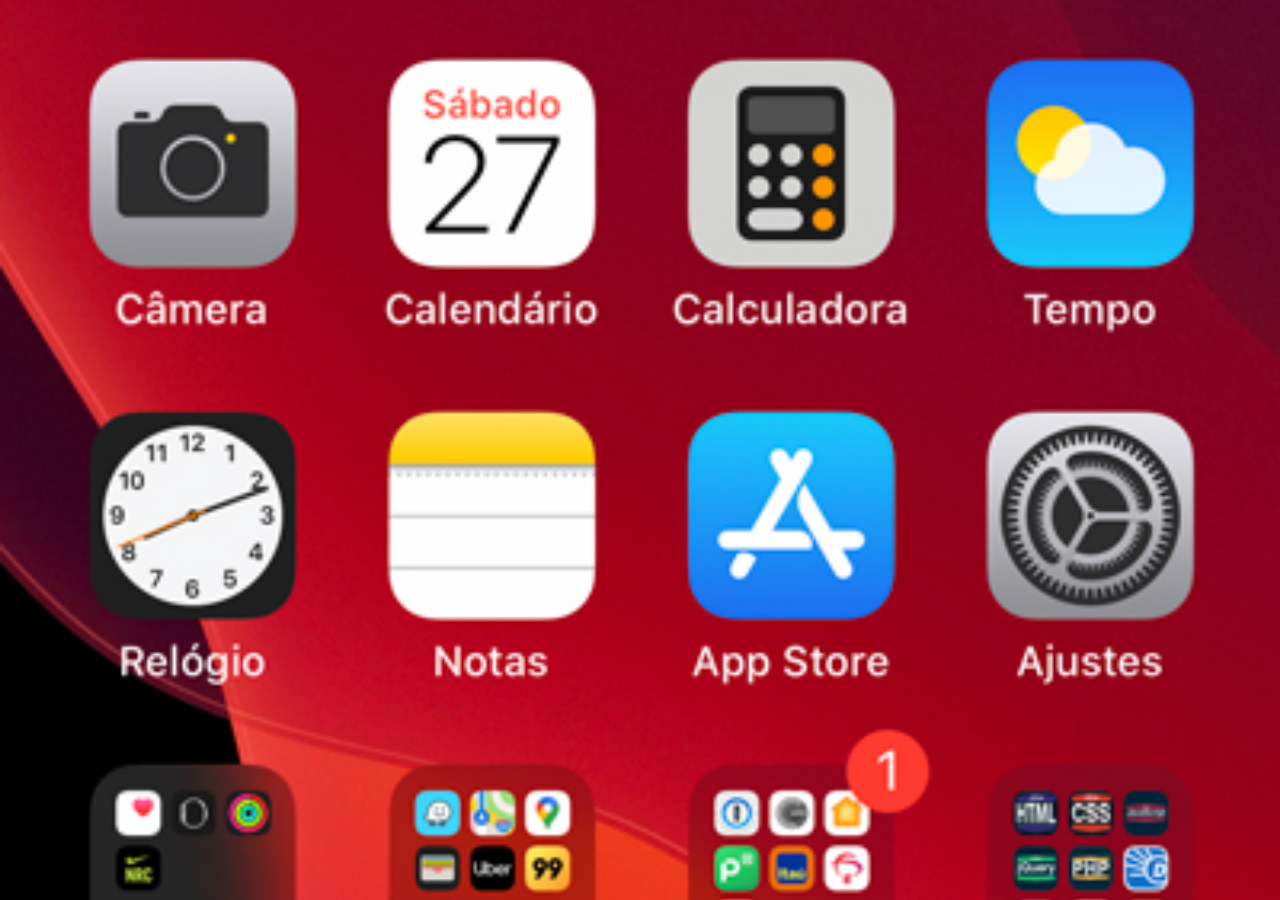
<file: projeto-social/home.html>
<!DOCTYPE html>
<html lang="pt-br">
<head>
    <meta charset="UTF-8">
    <meta name="viewport" content="width=device-width, initial-scale=1.0">
    <title>Document</title>
</head>
<style>
    *{
        margin: 0;
        padding: 0;
        box-sizing: border-box;
    }

    body{
        width: 100vw;
        height: 100vh;
        background: black url(imagens/tela-home.jpg) no-repeat top center;
        background-size: cover;
    }
</style>
<body>
    
</body>
</html>
</file>
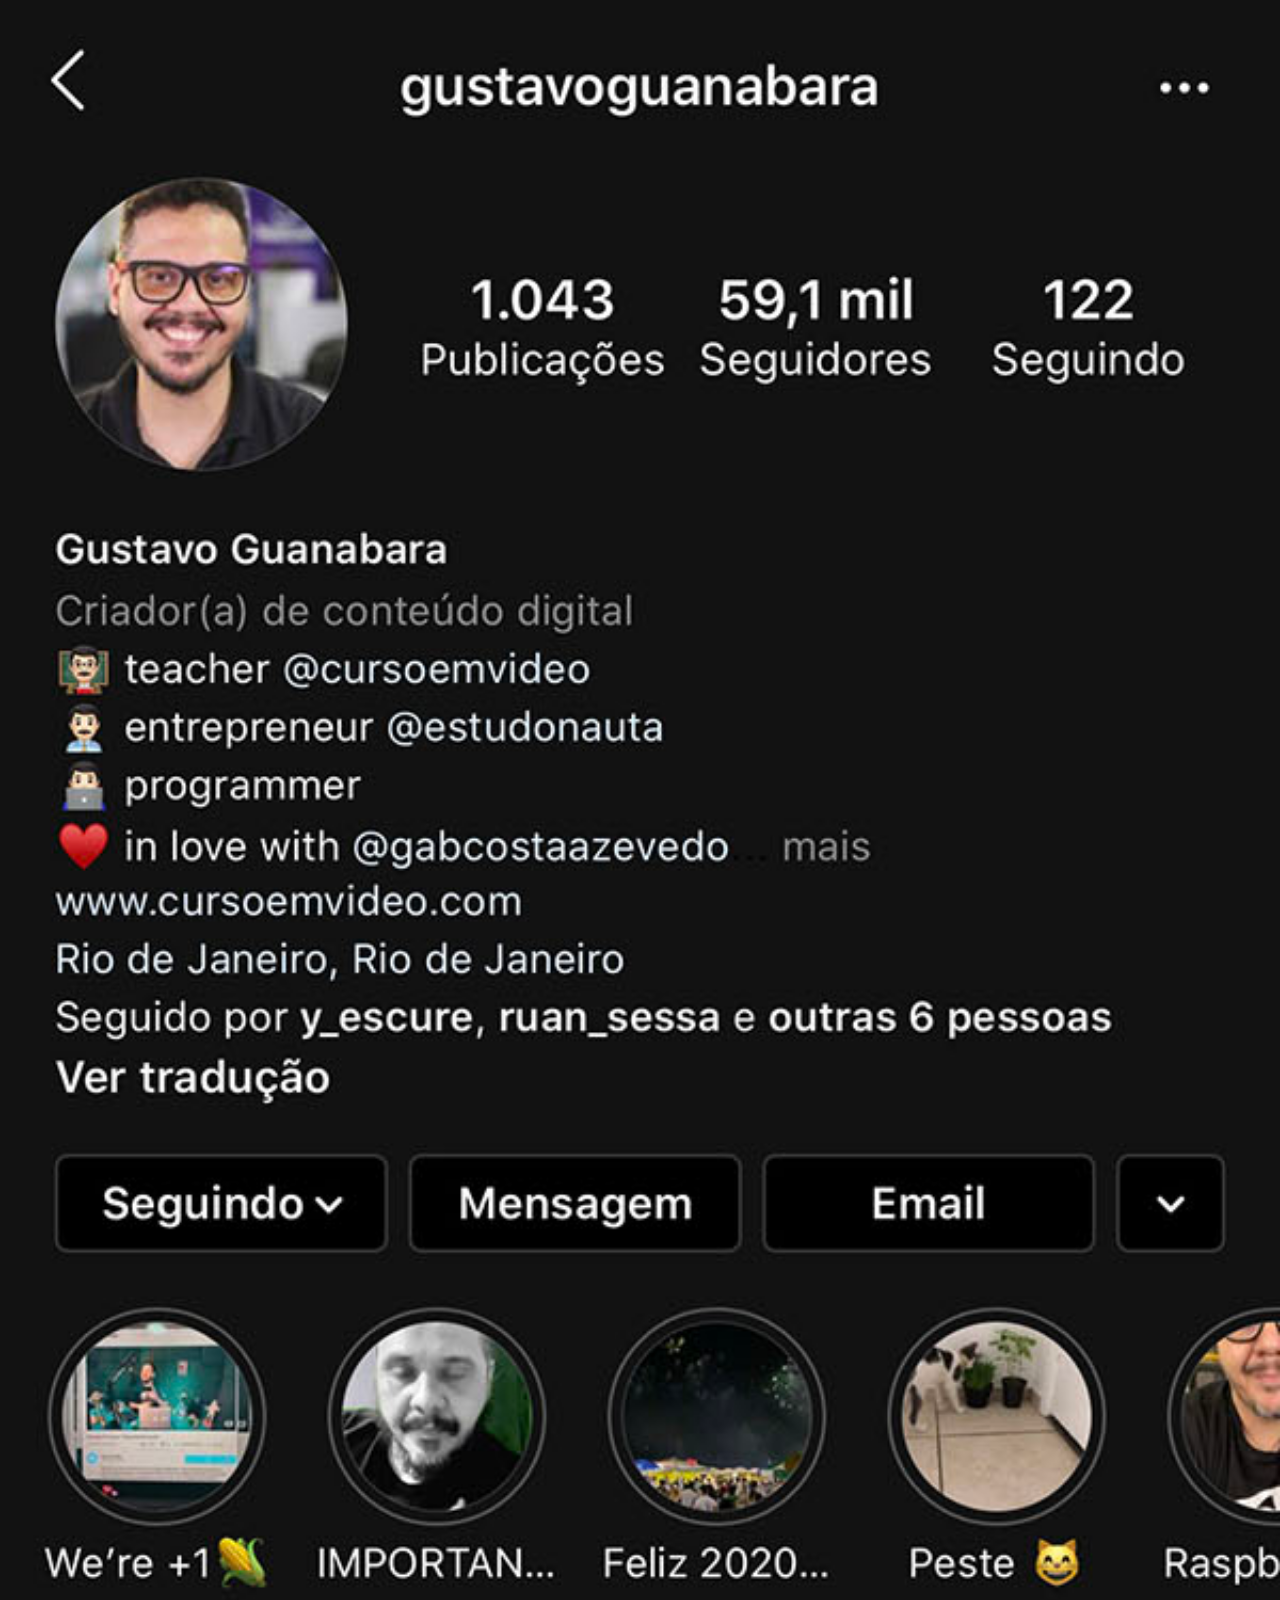
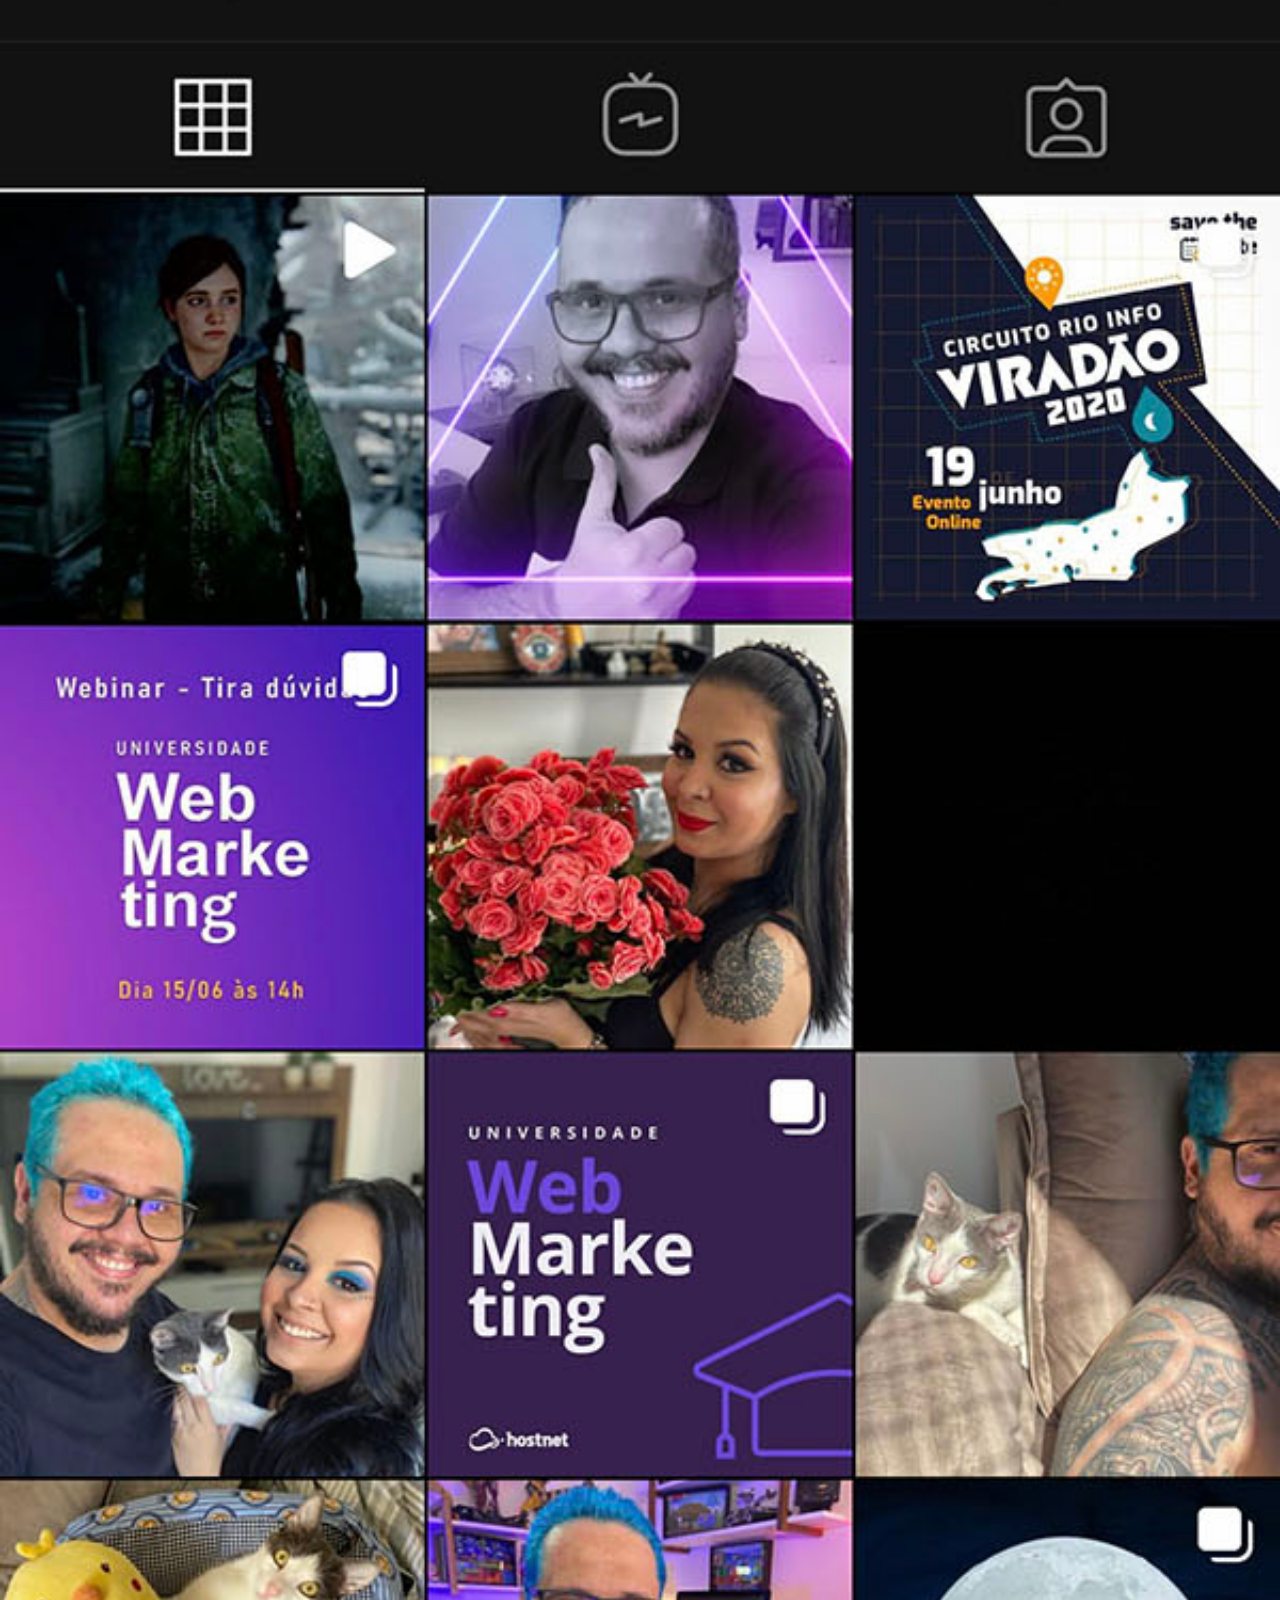
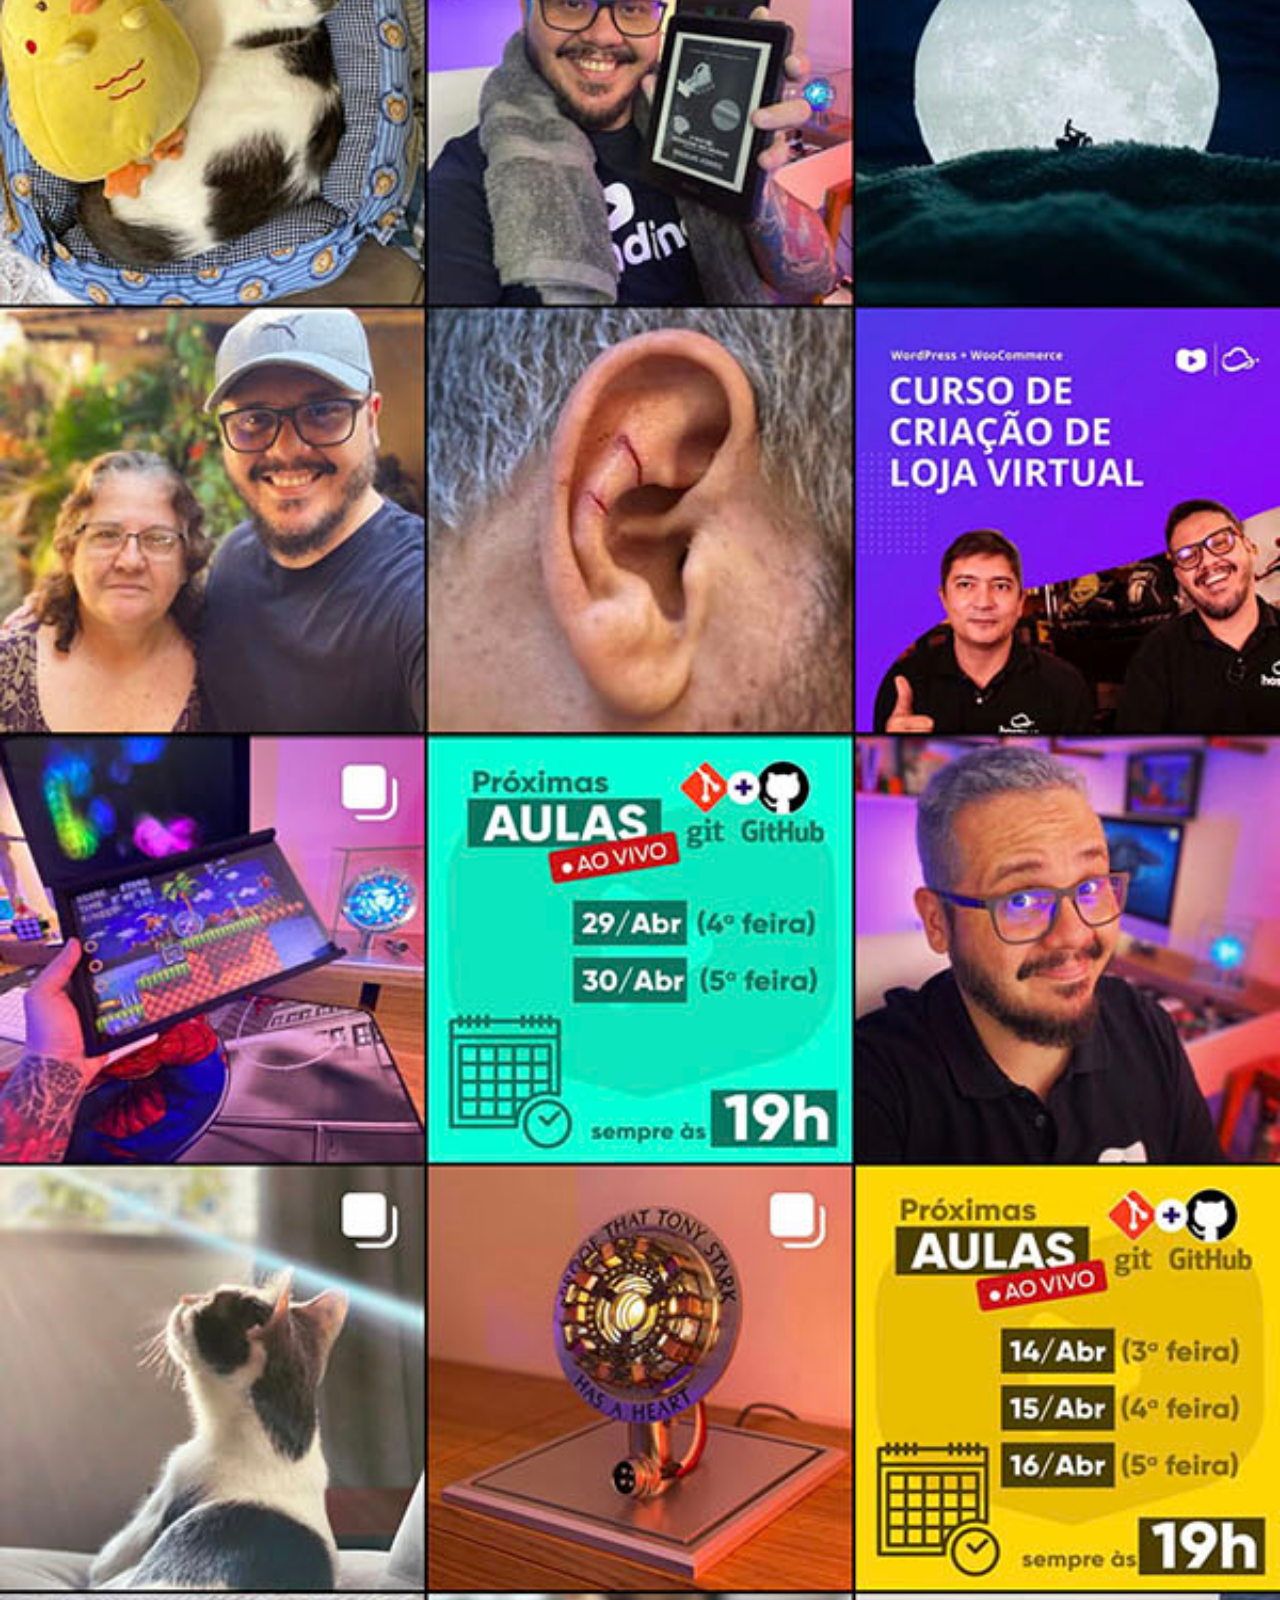
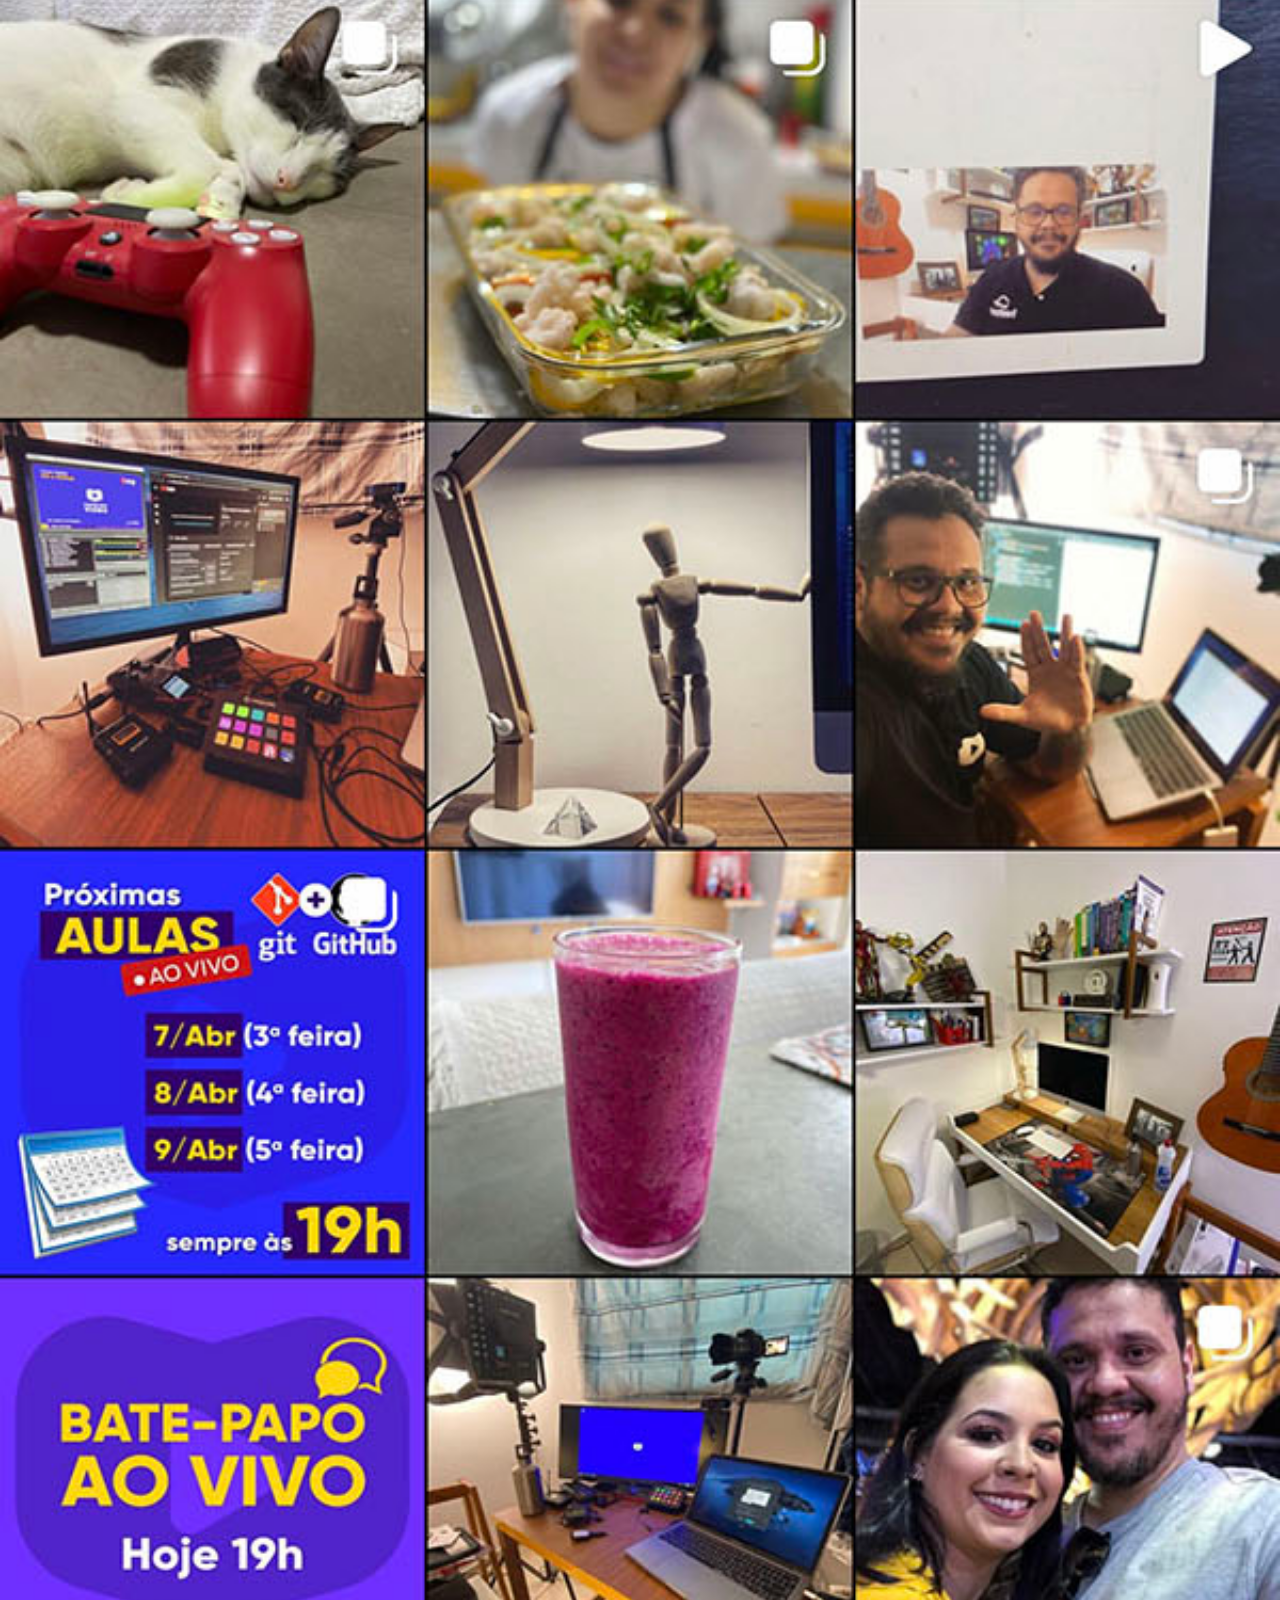
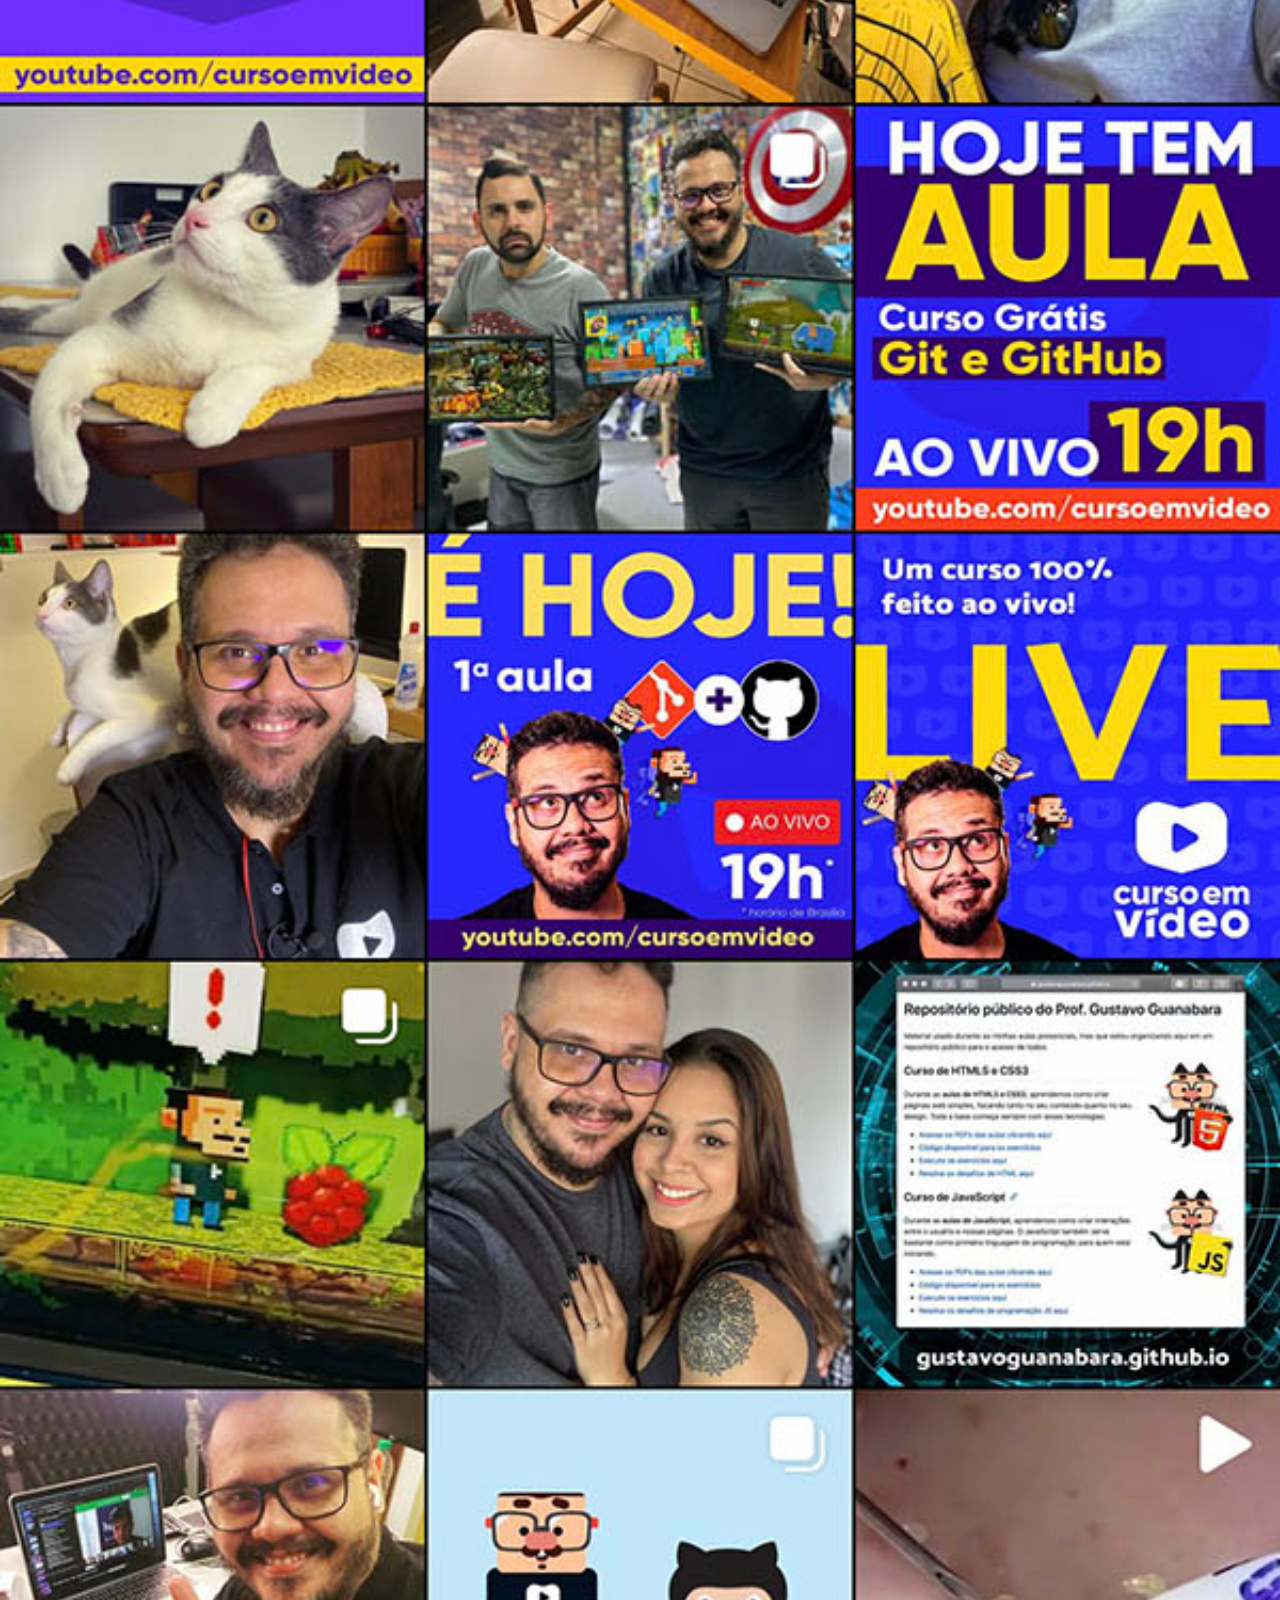
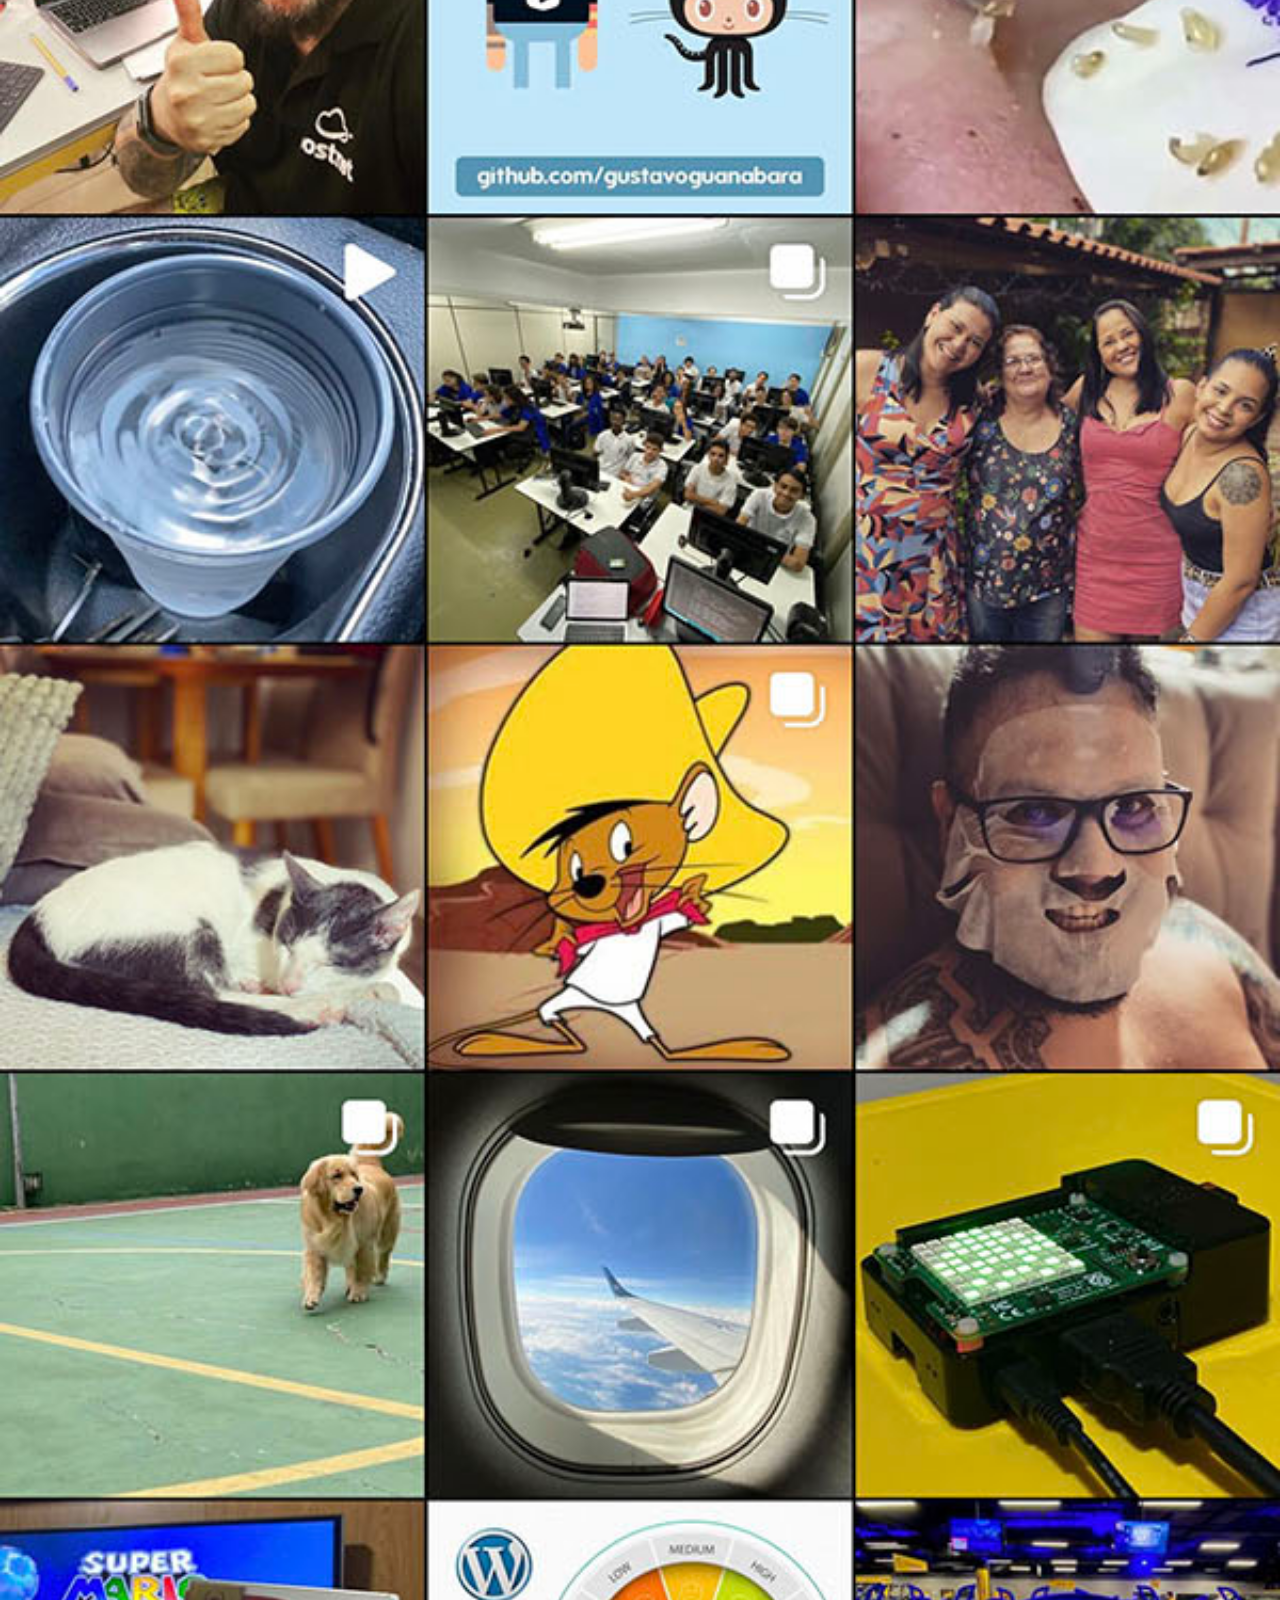
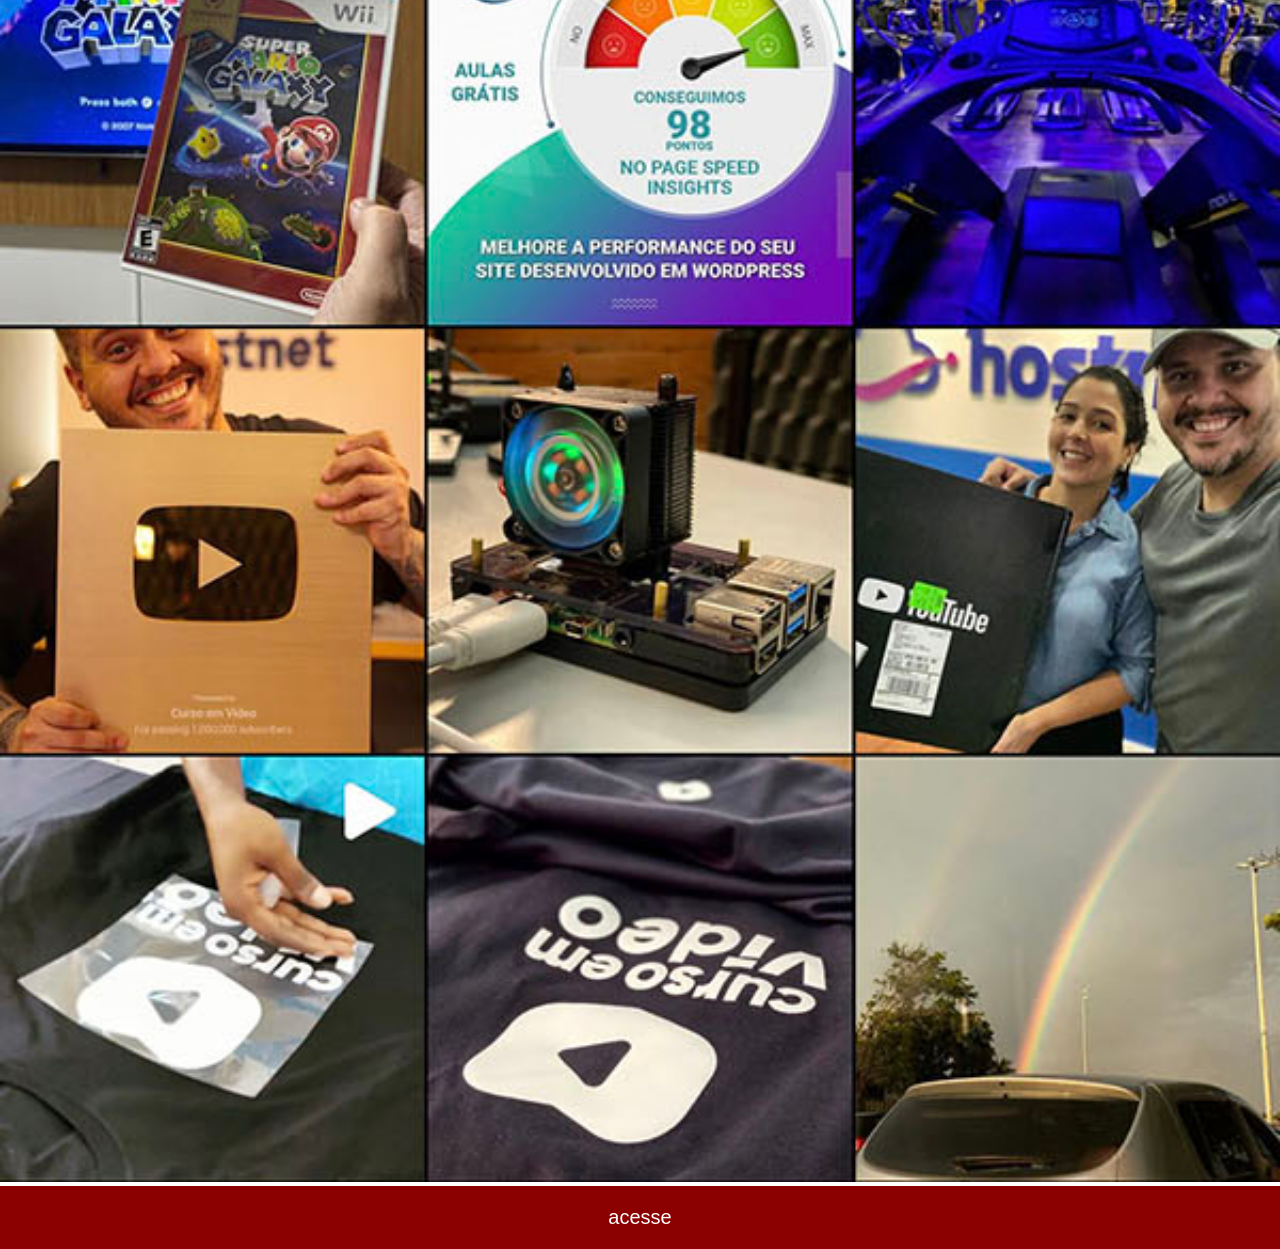
<file: projeto-social/instagram.html>
<!DOCTYPE html>
<html lang="pt-br">
<head>
    <meta charset="UTF-8">
    <meta name="viewport" content="width=device-width, initial-scale=1.0">
    <title>intagram</title>
    <link rel="stylesheet" href="redes.css">
</head>
<body>
    <img src="imagens/tela-instagram.jpg" alt="intagram">
    <a href="nstagram.com/gustavoguanabara">acesse</a>
</body>
</html>
</file>
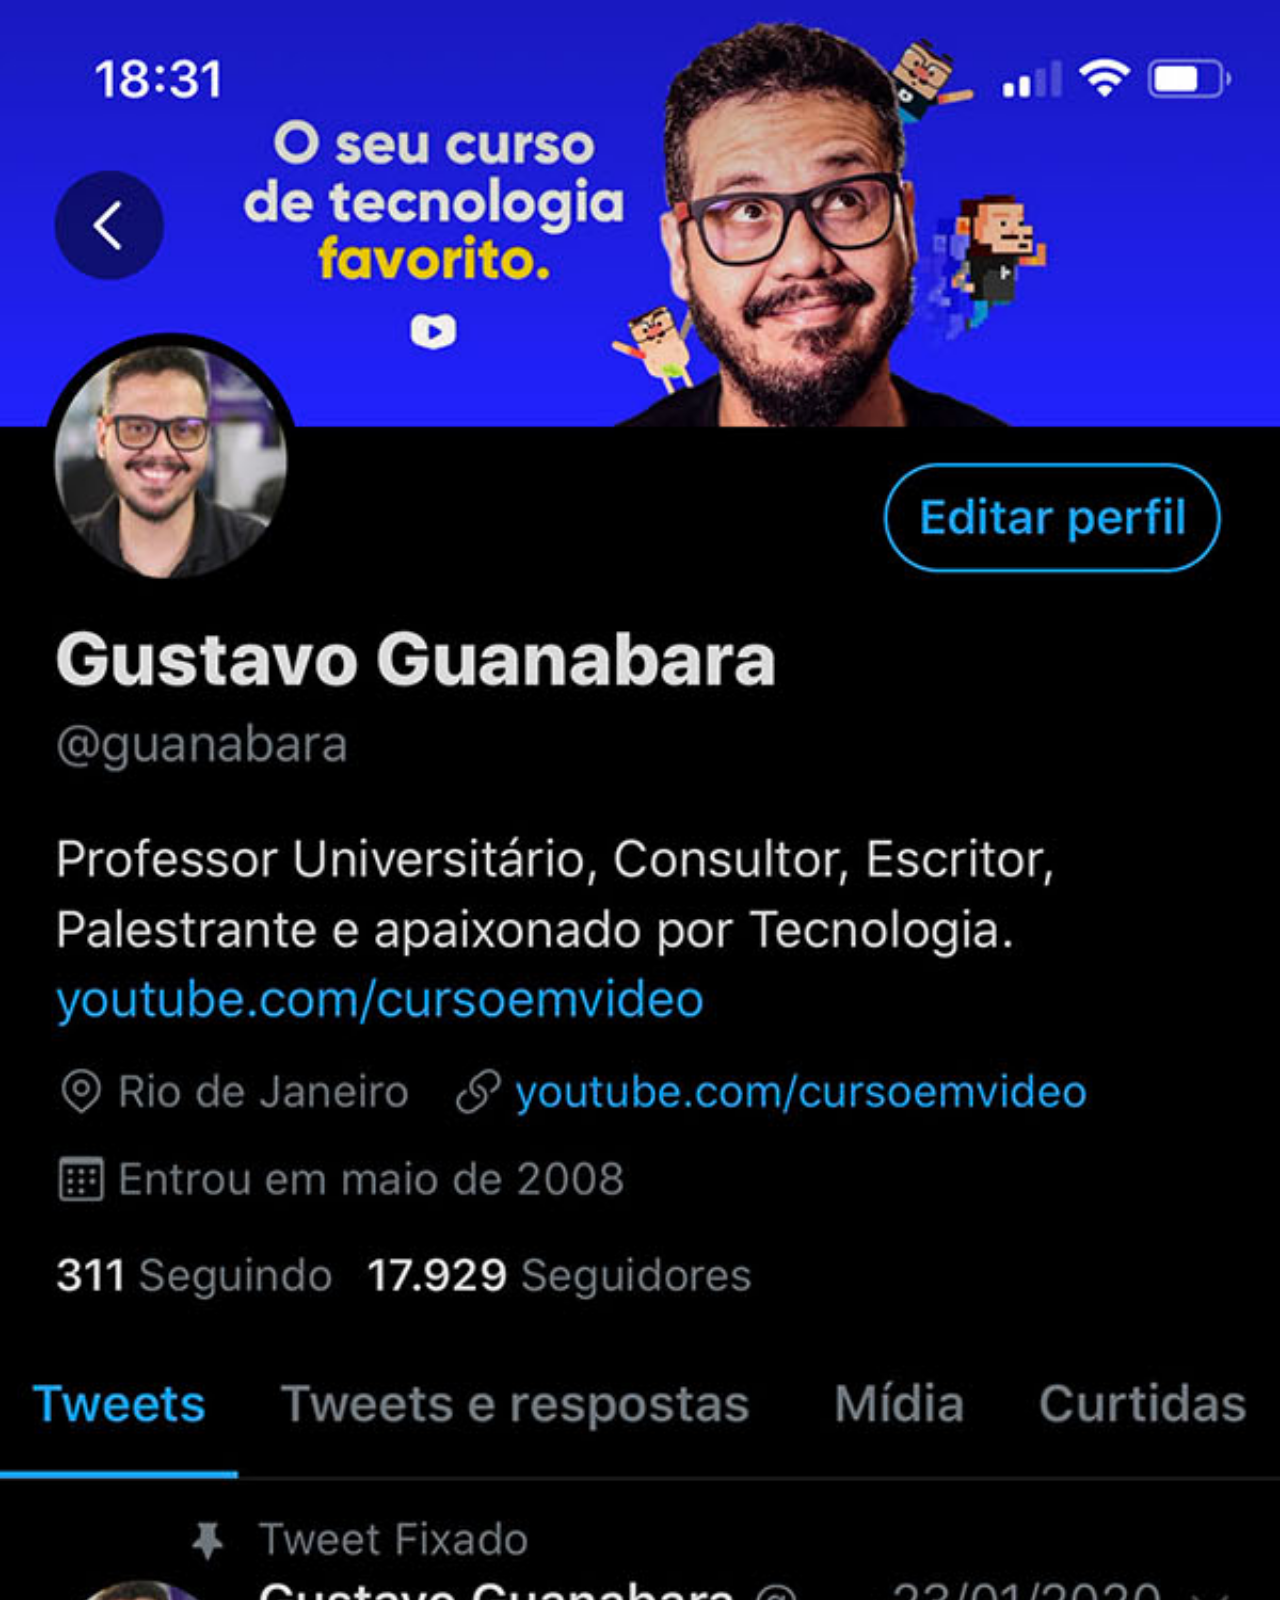
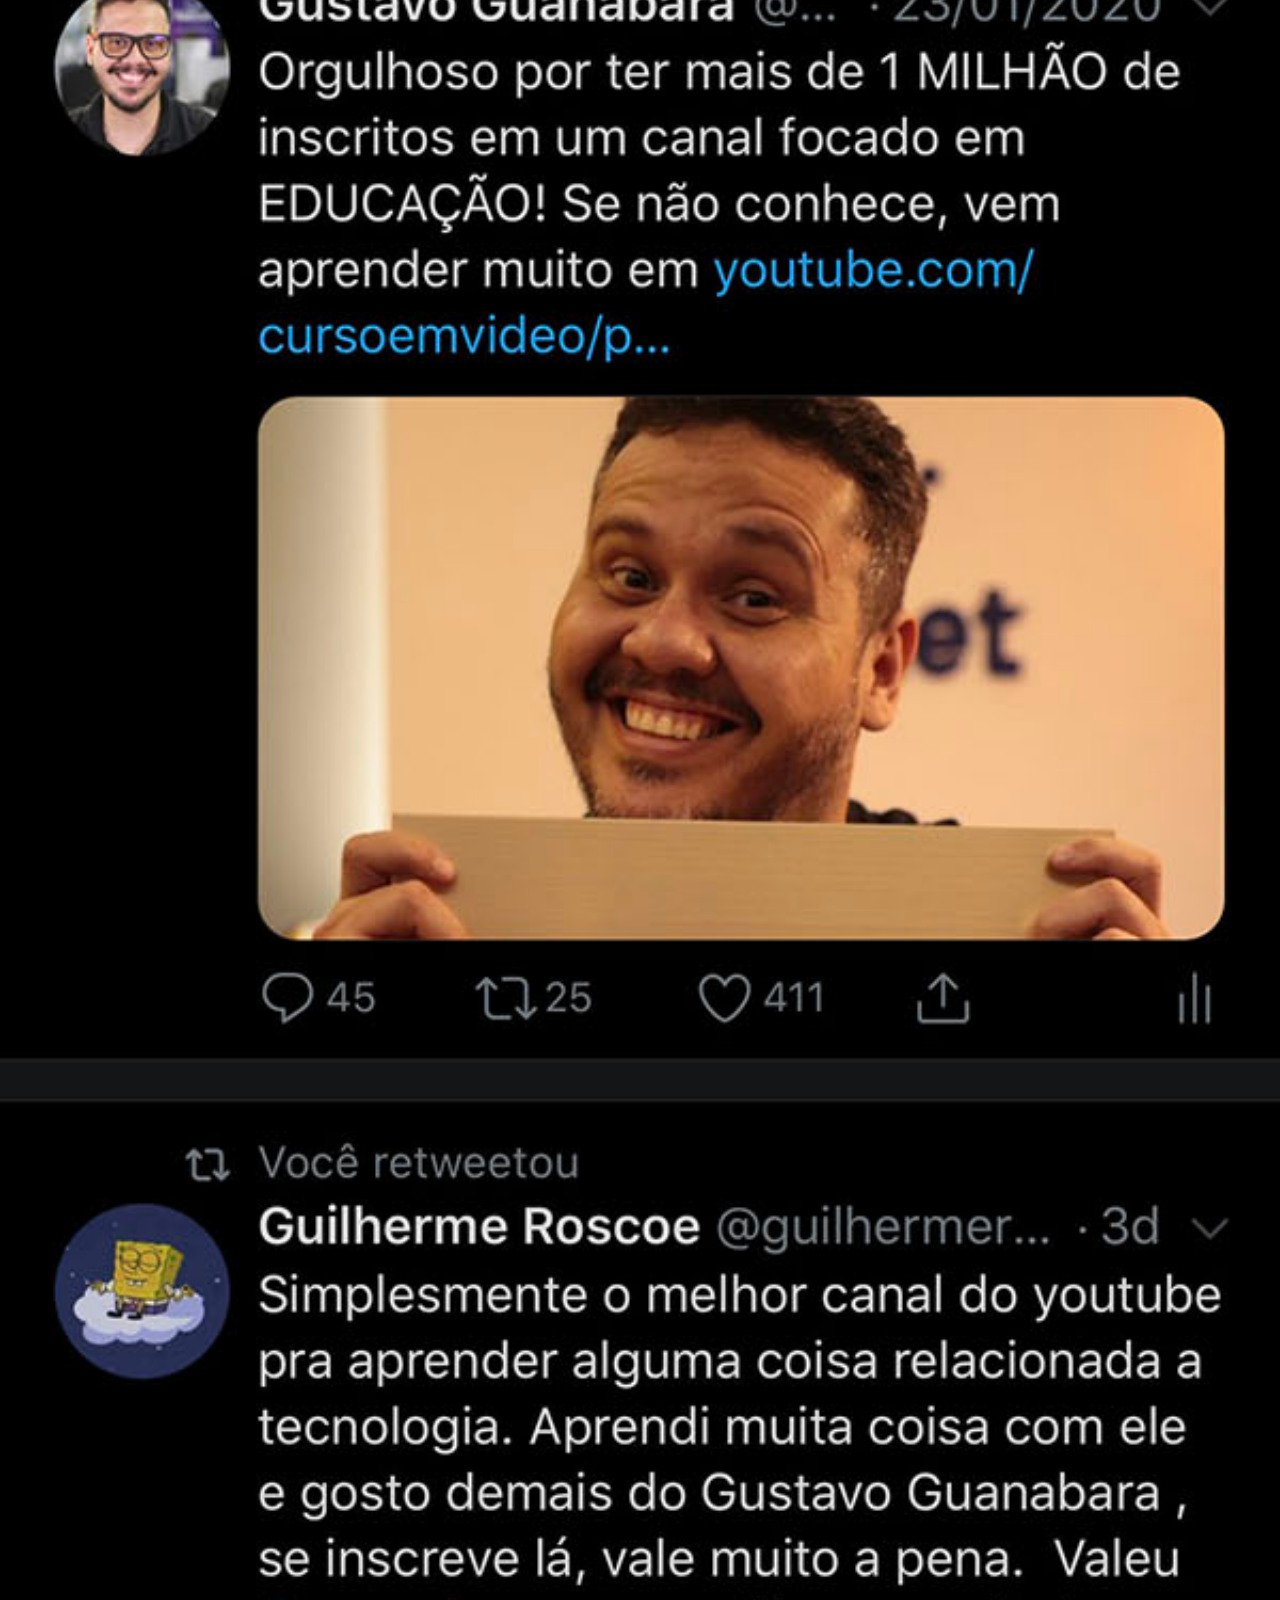
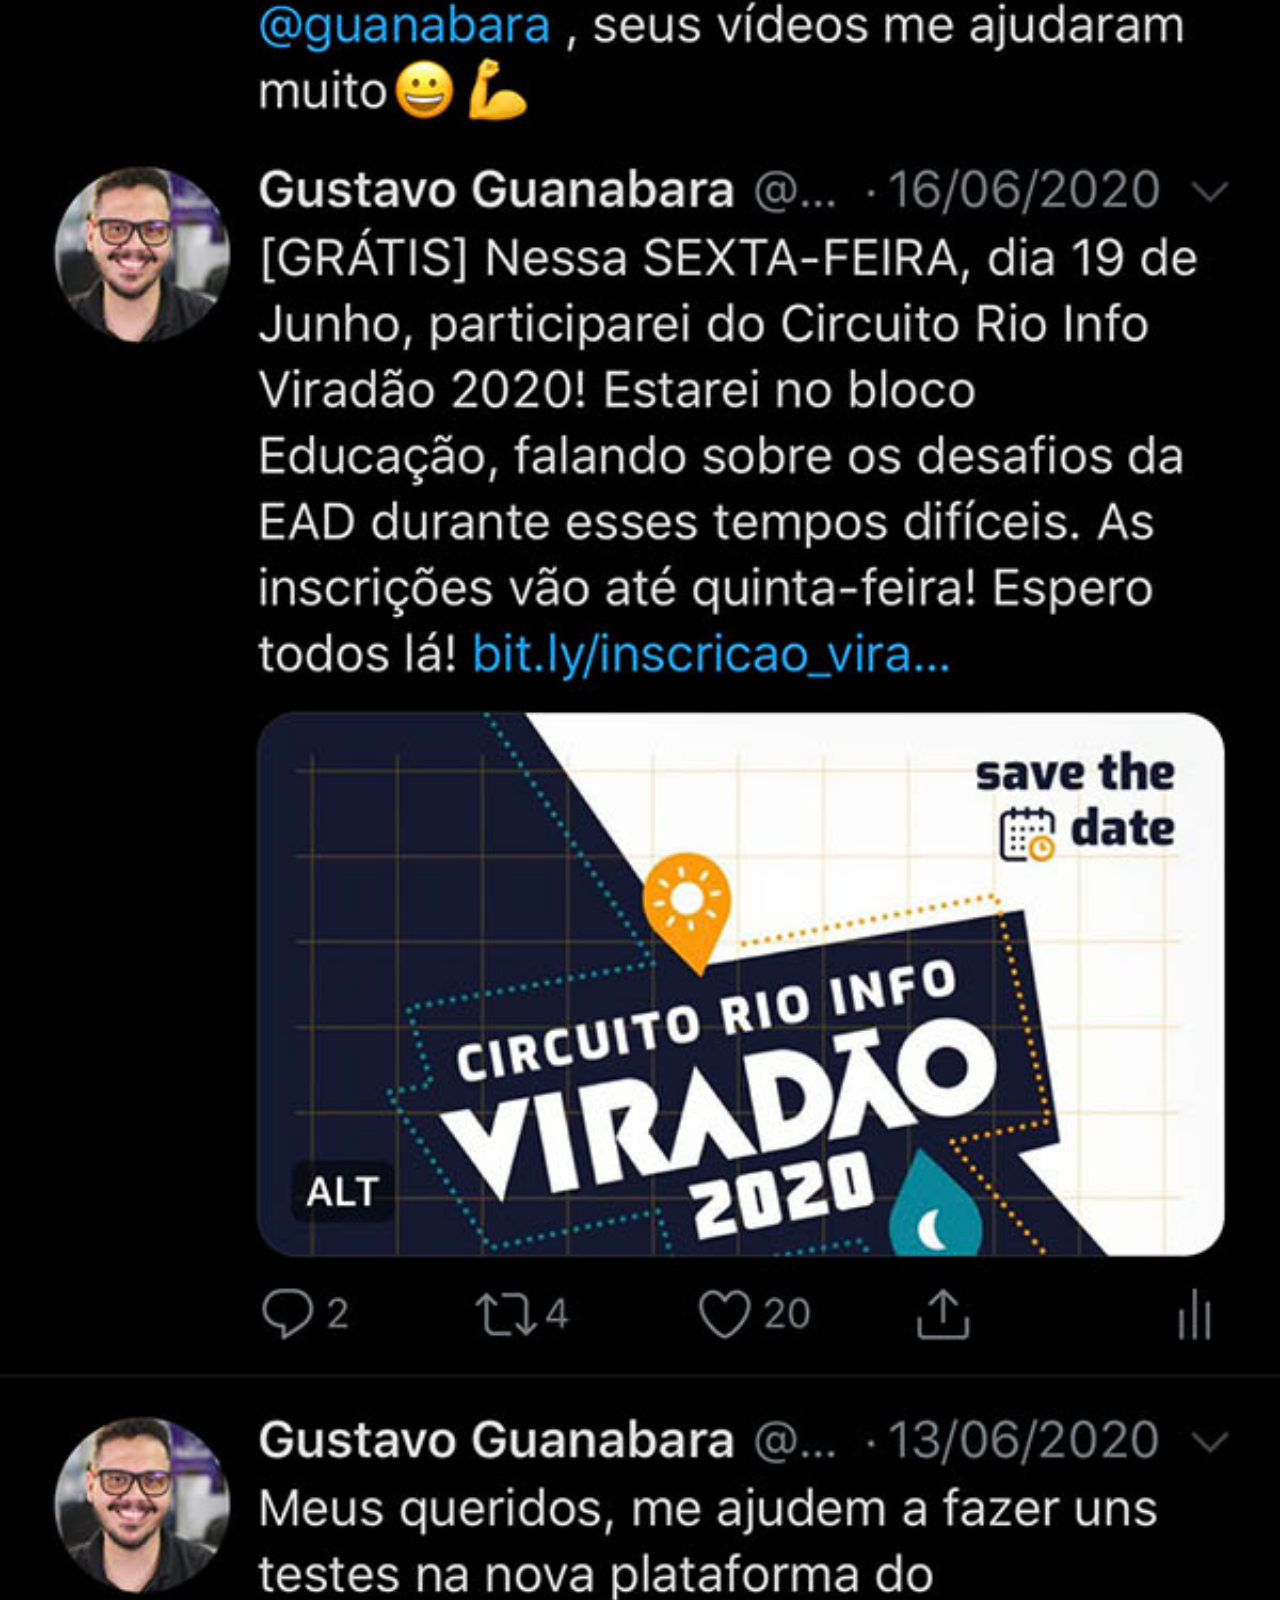
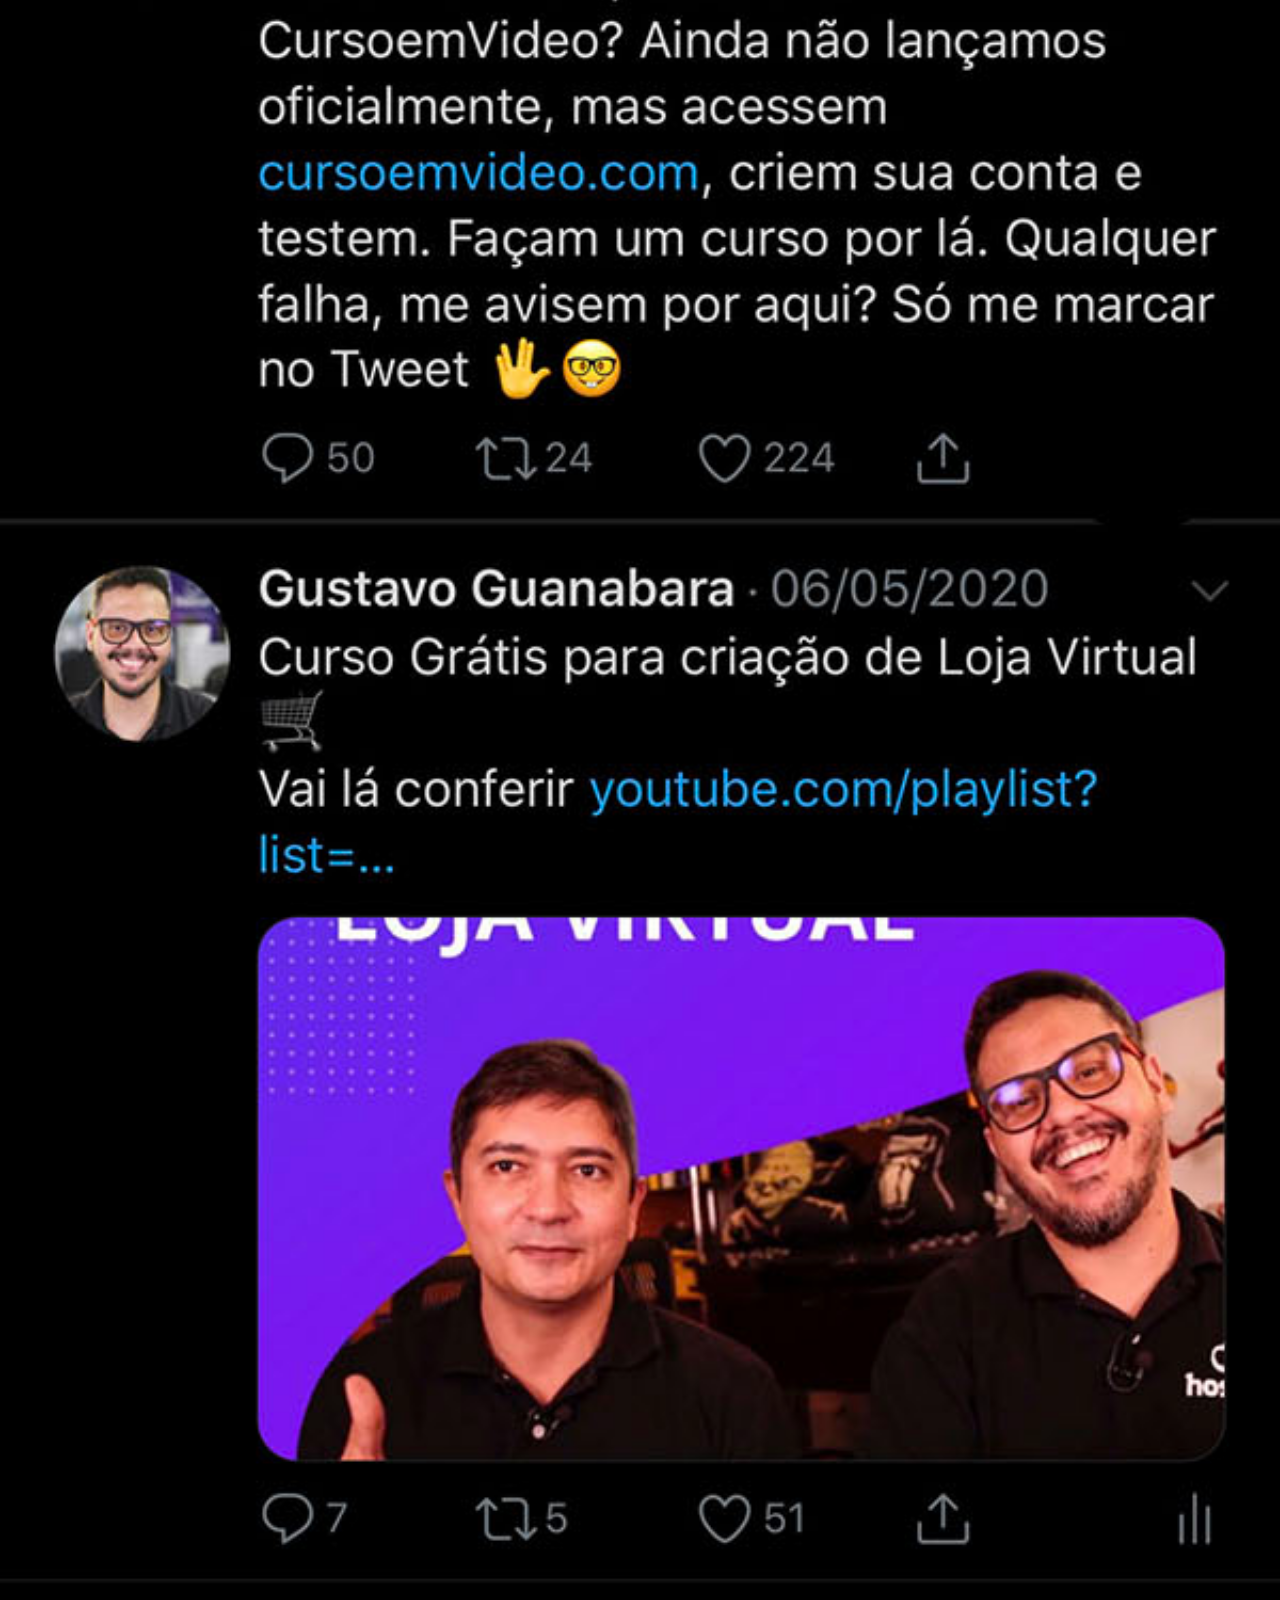
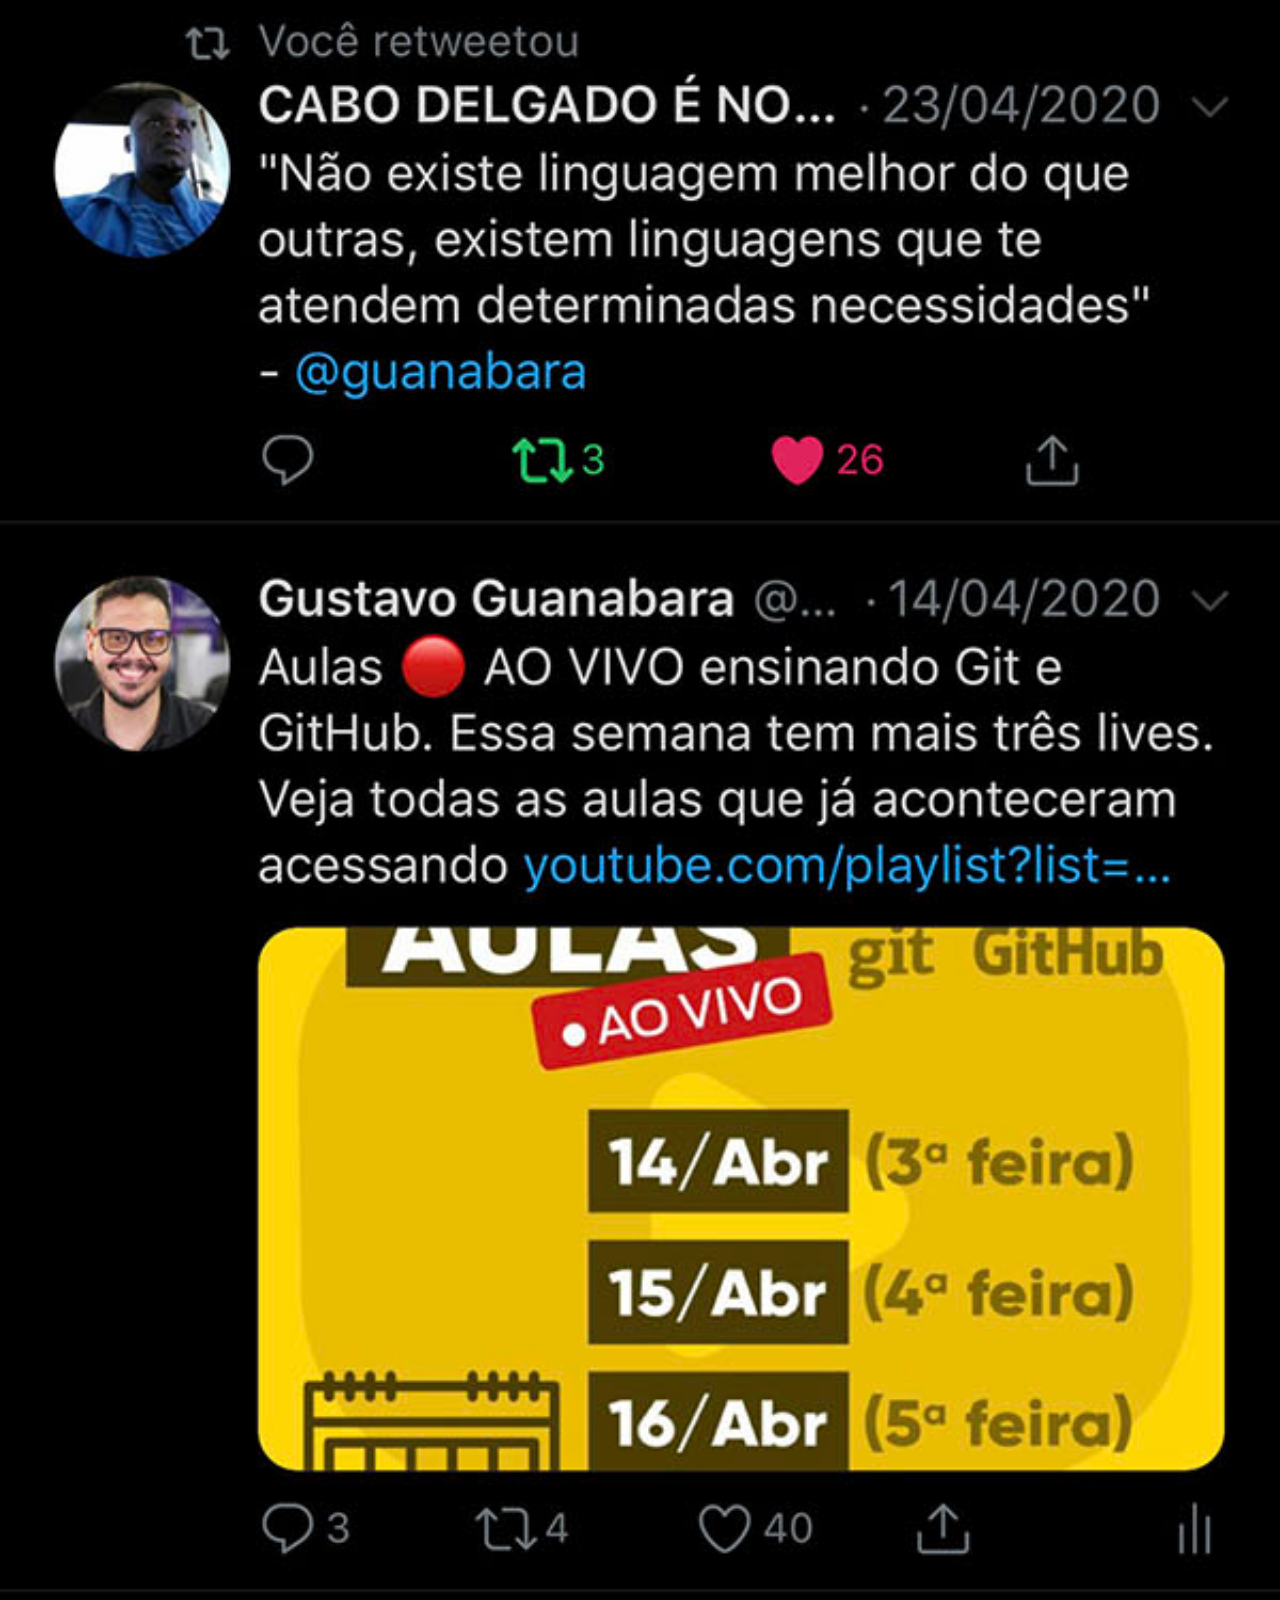
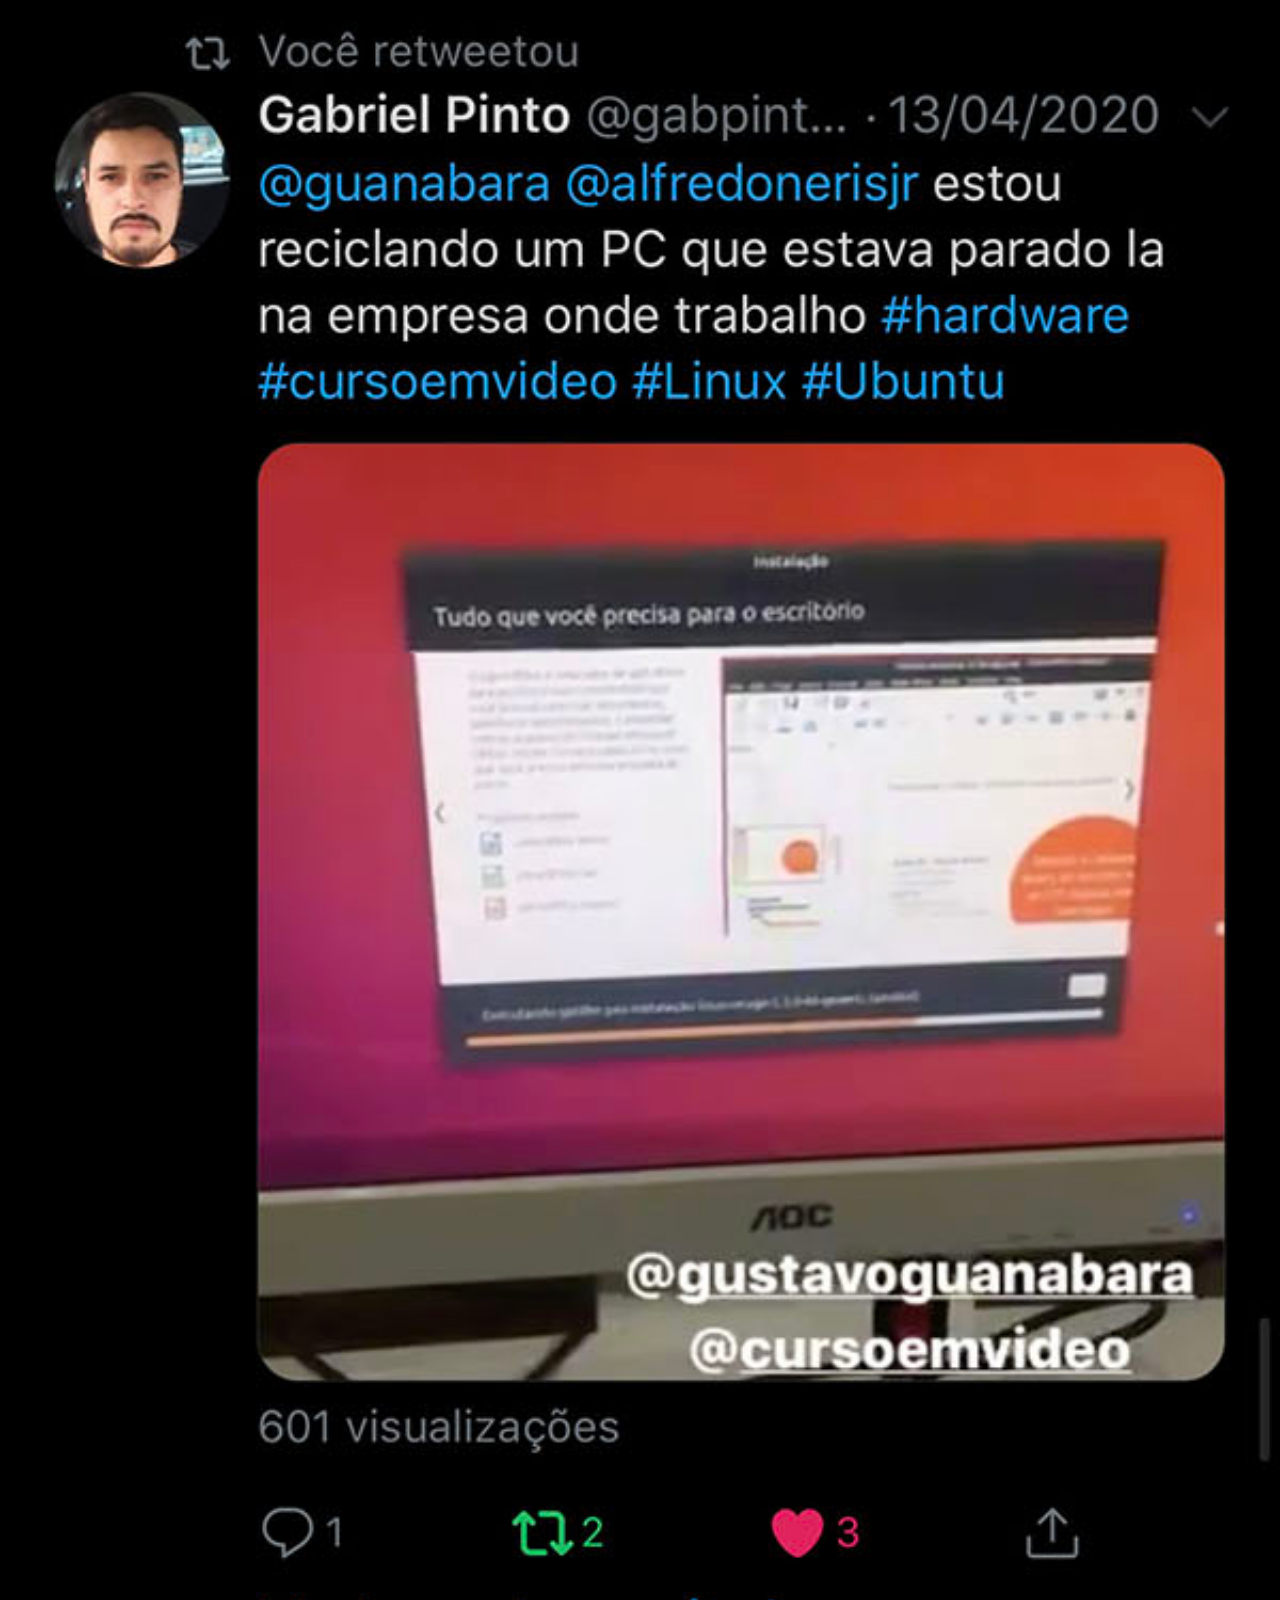
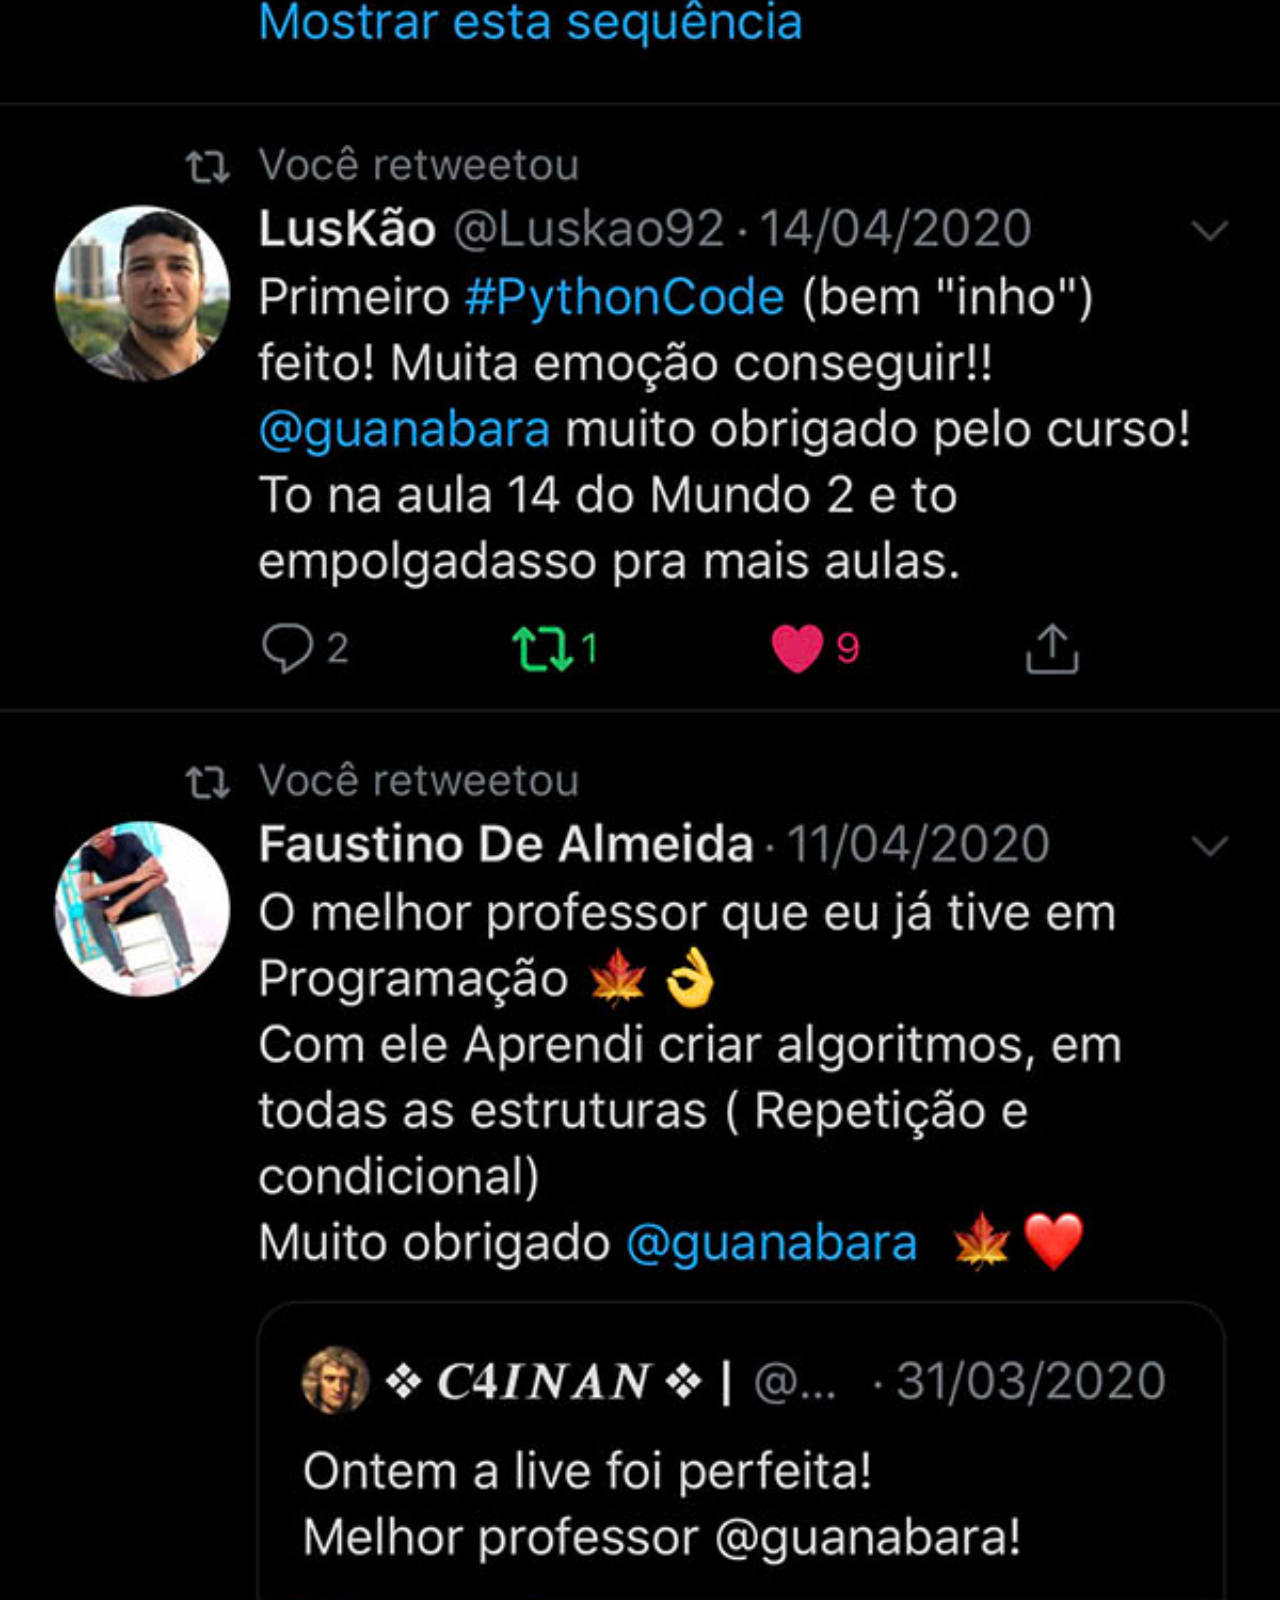
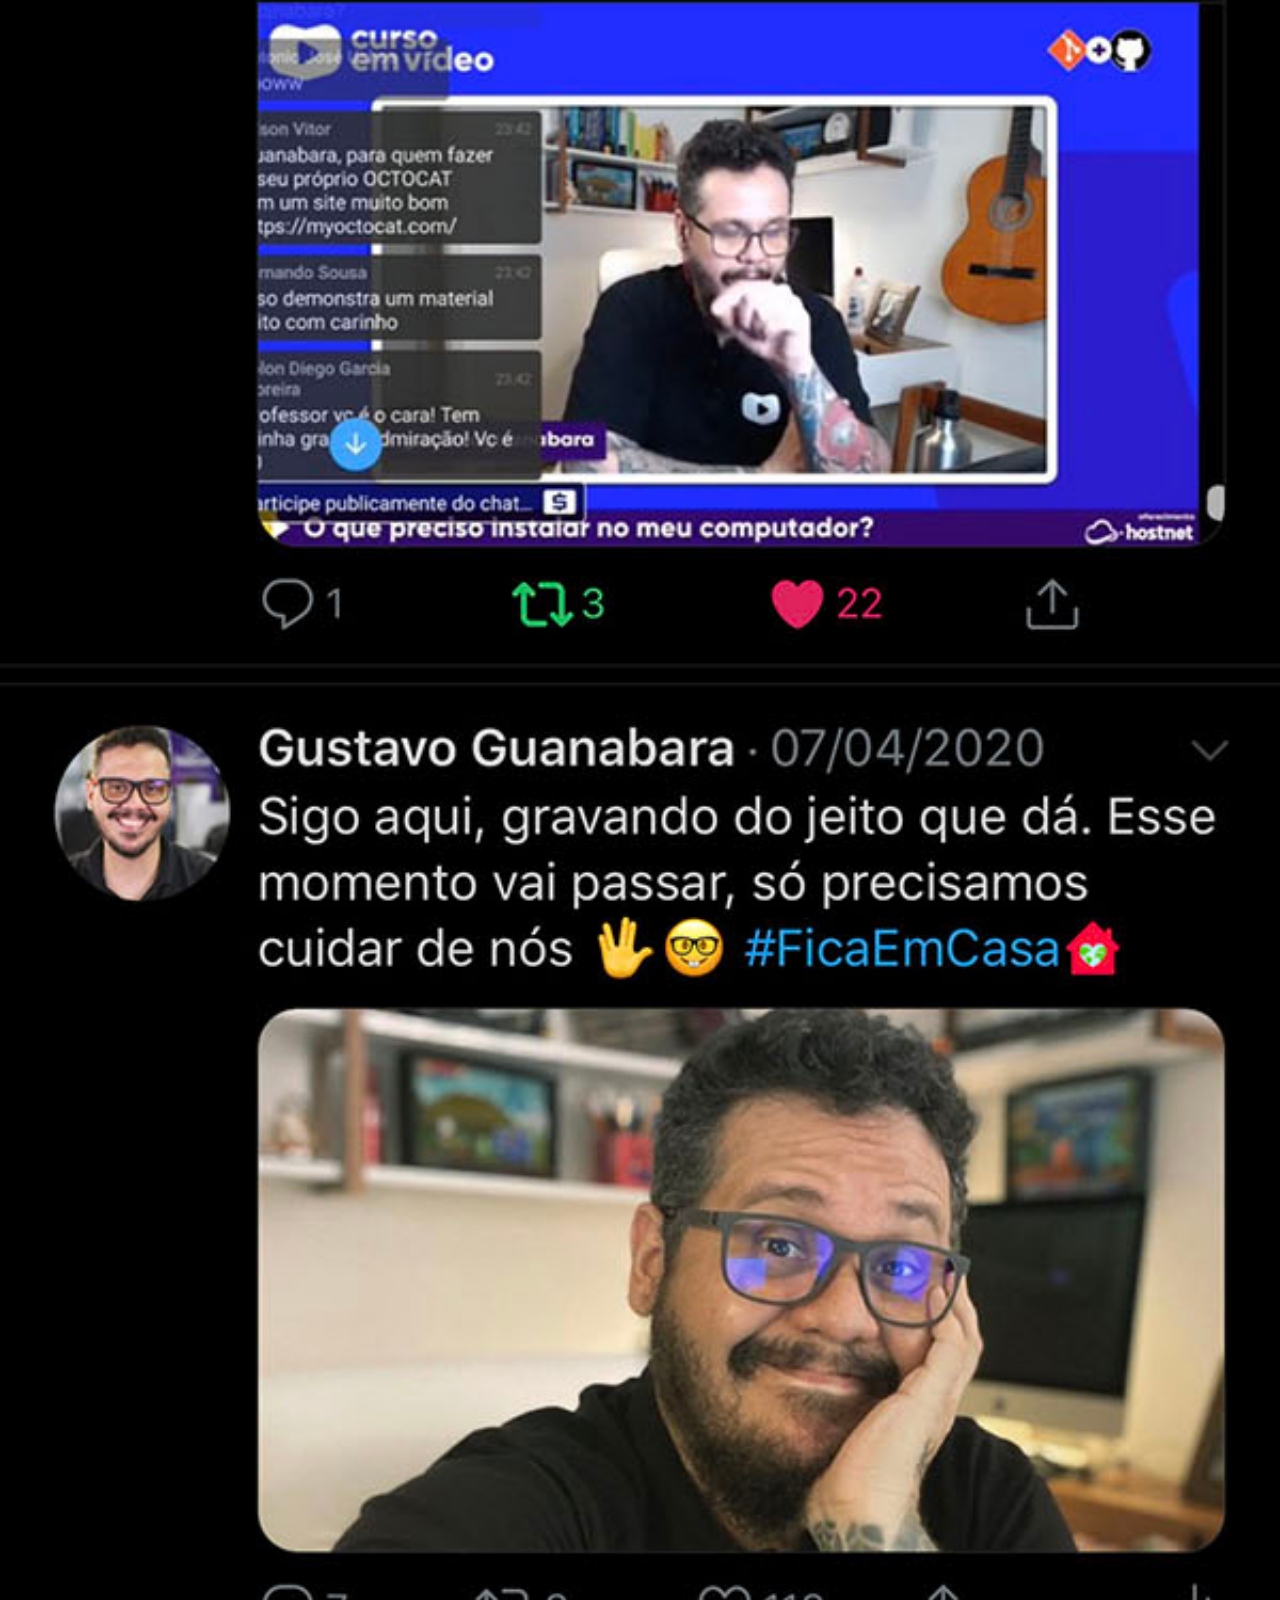
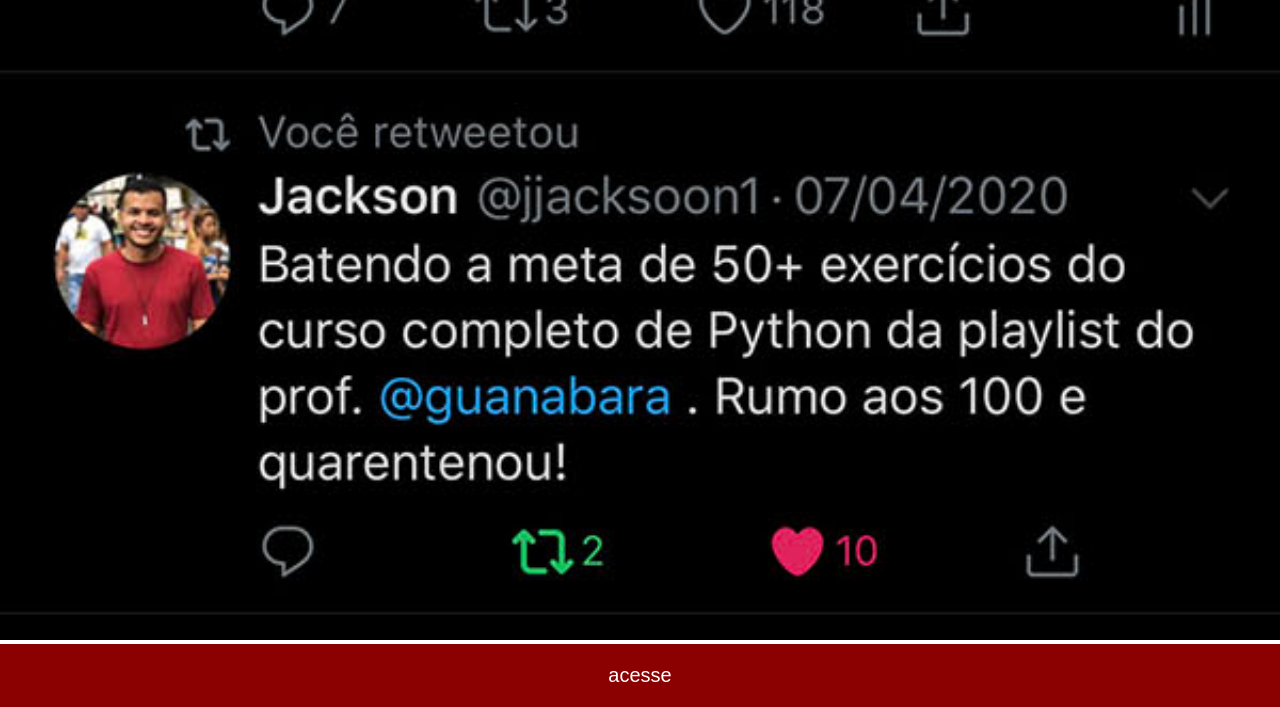
<file: projeto-social/twitter.html>
<!DOCTYPE html>
<html lang="pt-br">
<head>
    <meta charset="UTF-8">
    <meta name="viewport" content="width=device-width, initial-scale=1.0">
    <title>twitter</title>
    <link rel="stylesheet" href="redes.css">
</head>
<body>
    <img src="imagens/tela-twitter.jpg" alt="twitter">
    <a href="https://twitter.com/guanabara/" target="_blank">acesse</a>
</body>
</html>
</file>
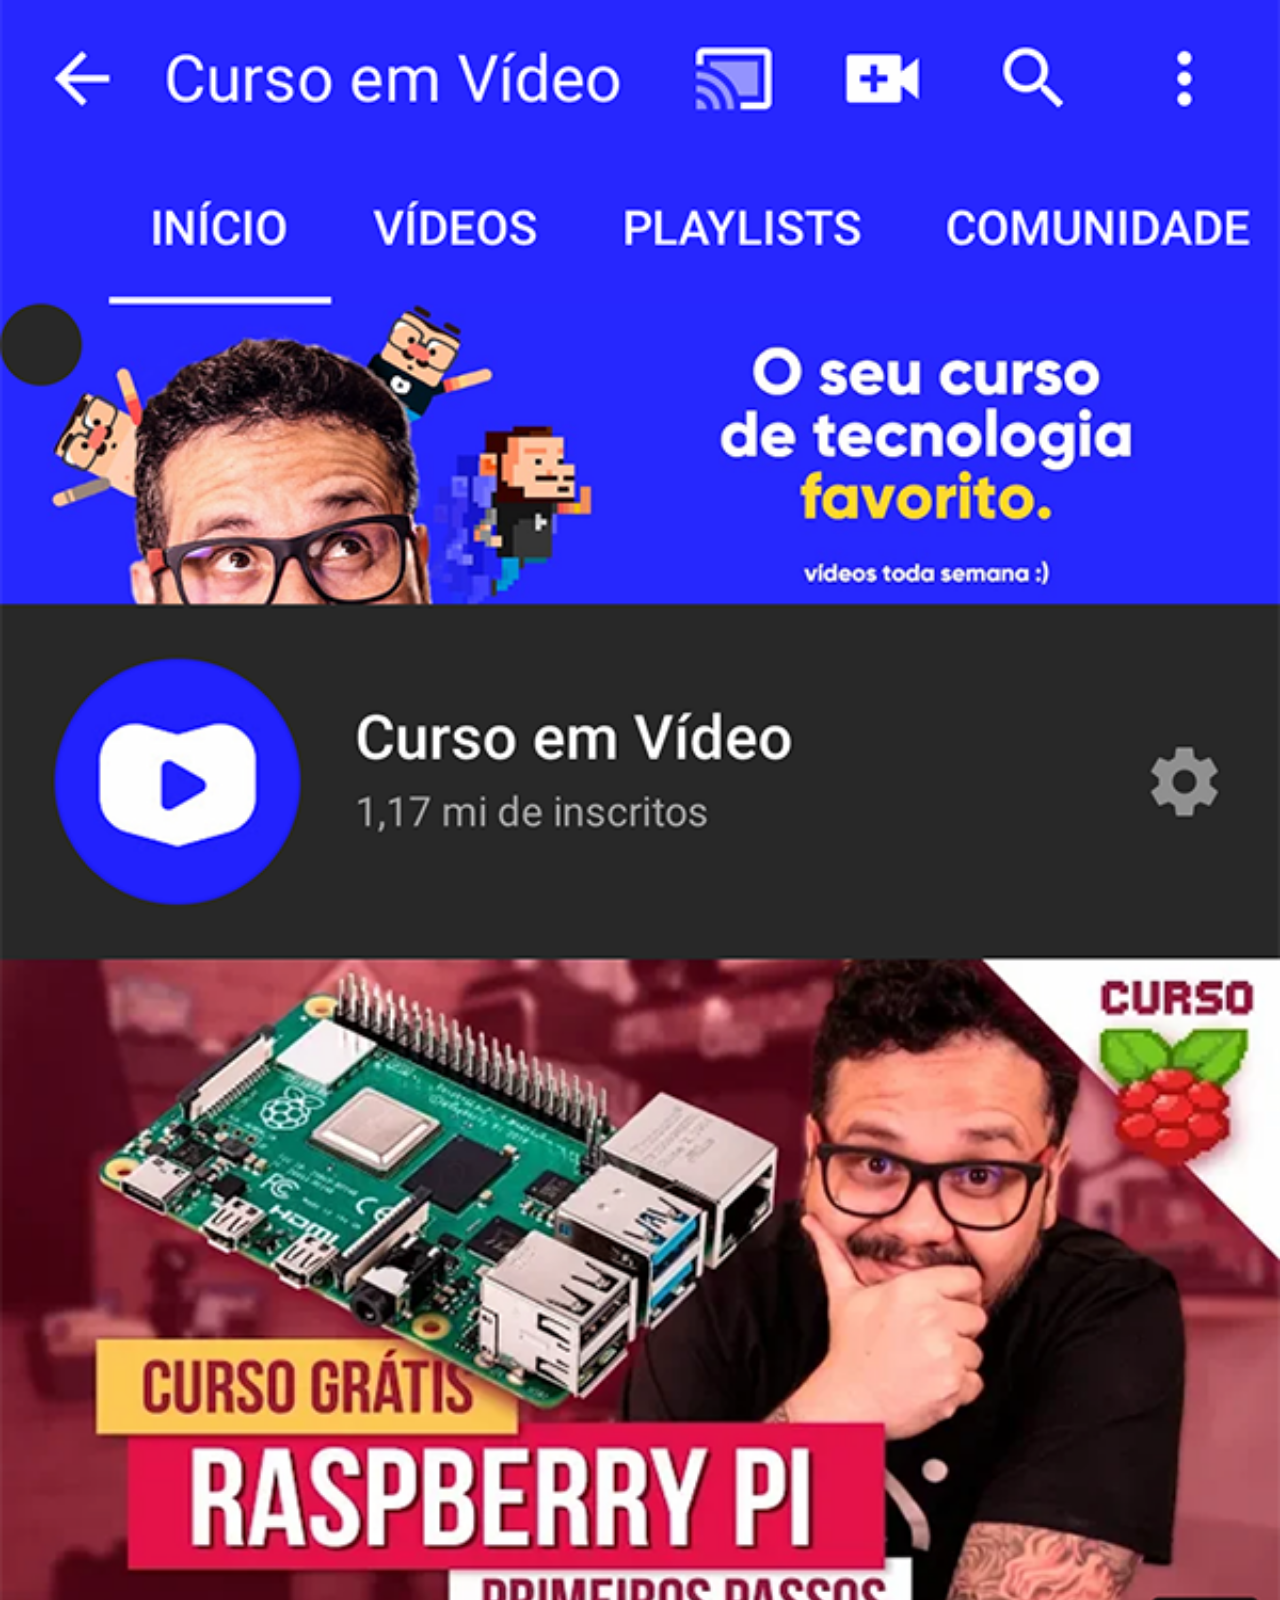
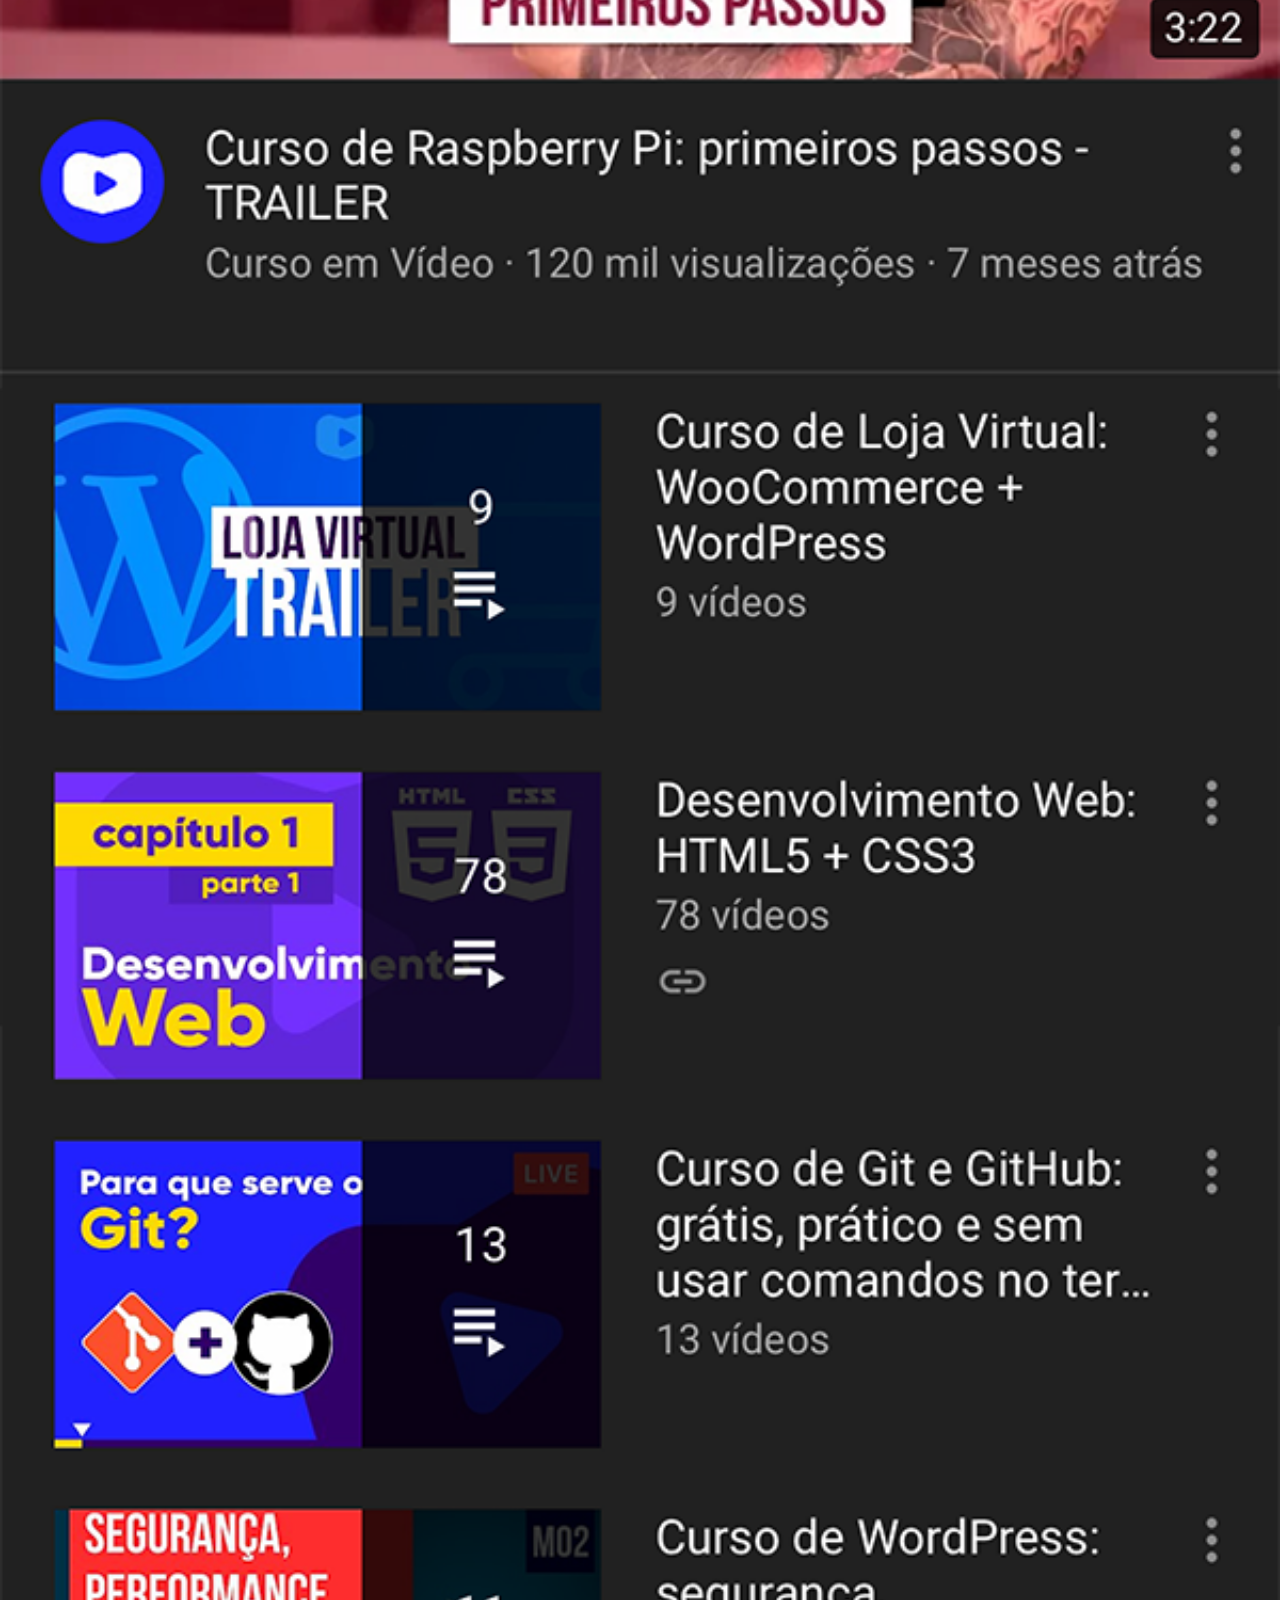
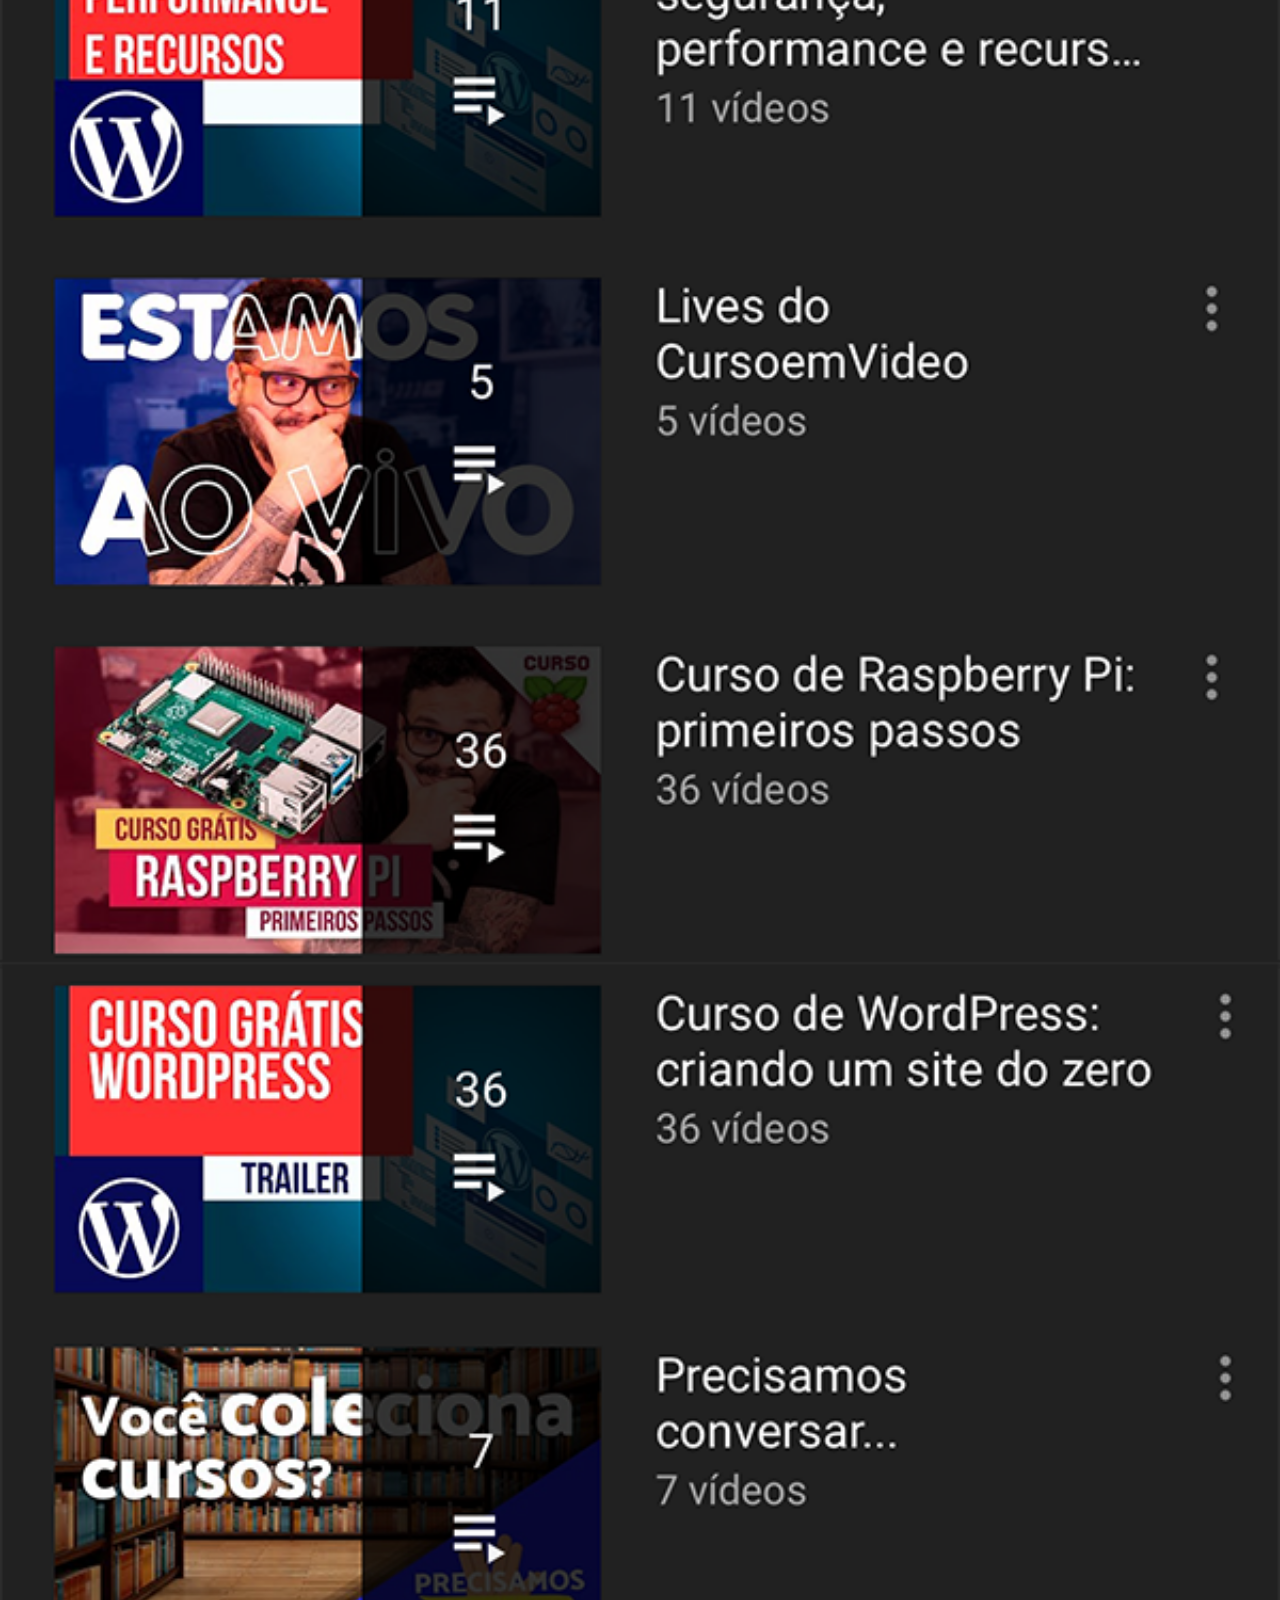
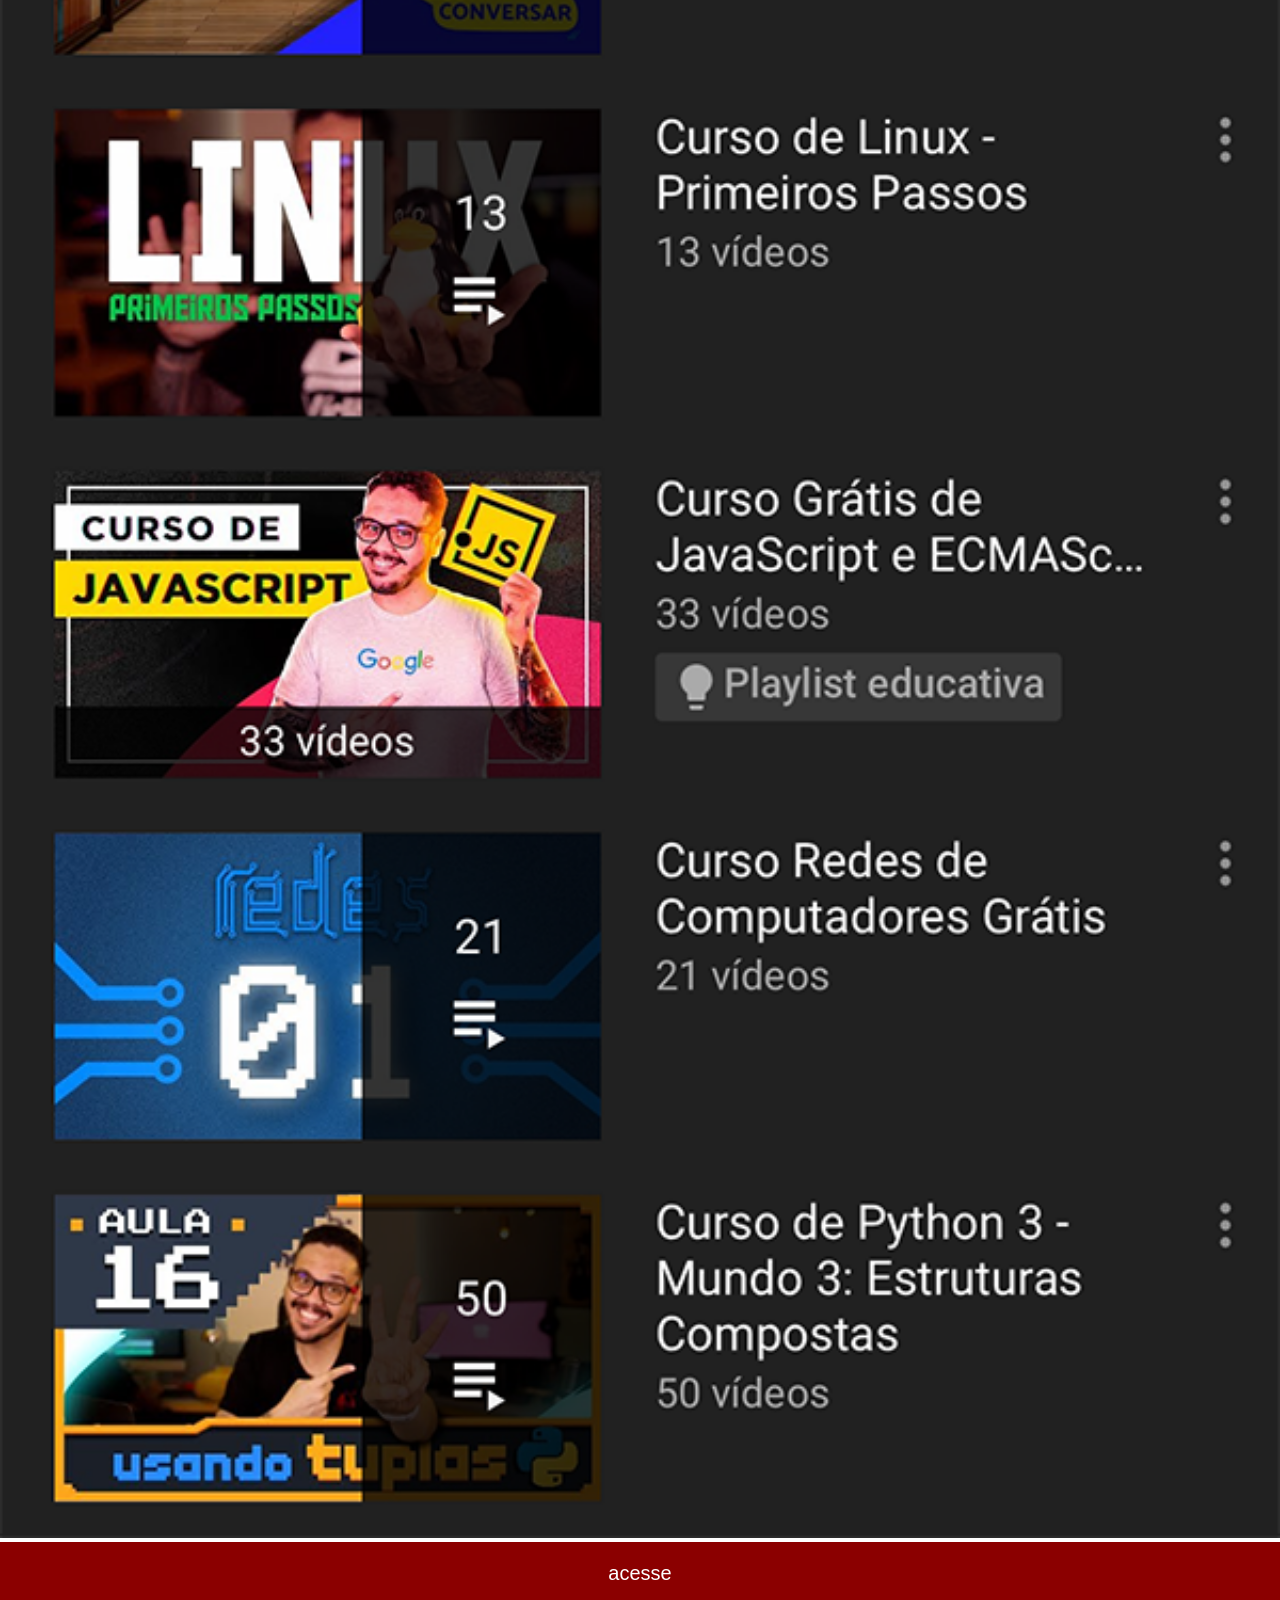
<file: projeto-social/youtube.html>
<!DOCTYPE html>
<html lang="pt-br">
<head>
    <meta charset="UTF-8">
    <meta name="viewport" content="width=device-width, initial-scale=1.0">
    <title>youtube</title>
    <link rel="stylesheet" href="redes.css">
</head>
<body>
    <img src="imagens/tela-youtube.png" alt="youtube">
    <a href="https://www.youtube.com/@cursoemvideo" target="_blank">acesse</a>
</body>
</html>
</file>
<file: boletim/style.css>
*{
    margin: 0;
    padding: 0;
    box-sizing: 0;
}

body{
    height: 100vh;
    background-color: rgb(233, 233, 233);
}

h1{
    font-family: Arial, Helvetica, sans-serif;
    text-align: center;
    margin-top: 30px;
    margin-bottom: 20px;
    color: rgb(0, 34, 112);
}

table{
    margin: auto;
    border-collapse: collapse;
    width: 90vw;
    height: 600px;
    font-size: 20px;
    font-family: Arial, Helvetica, sans-serif;
}

th, td{
    text-align: center;
    background-color: white;
}

.borda02{
    border-left: 1px solid gray;
}

span{
    display: inline-flex;
    align-items: center;
    border-radius: 50px;
    padding: 10px;
}

.aluno{
    background-color: rgb(241, 197, 127);
    color: rgb(75, 39, 12);
}

.turma{
    background-color: rgb(255, 241, 217);
    color: rgb(95, 65, 14);
}

.boa{
    background-color: rgb(190, 250, 178);
    color: rgb(38, 74, 1);
}

.cinza{
    background-color: rgb(183, 183, 183);
    color: white;
}

.borda{
    border-left: 1px solid gray;
}

thead th{
    background-color: rgb(0, 166, 255);
    color: white;
    padding: 10px;
    border-radius: 10px 10px 0px 0px;
}
</file>
<file: landing-page/style.css>
@import url('https://fonts.googleapis.com/css2?family=Inter:ital,opsz,wght@0,14..32,100..900;1,14..32,100..900&display=swap');

*{
    margin: 0;
    padding: 0;
    box-sizing: border-box;
    border: none;
}

body{
    background: linear-gradient(#B0CBDC, #3C9CEA);
    min-height: 100vh;
}

header{
    display: flex;
    justify-content: space-around;
    align-items: center;
    padding-top: 30px;
}

.p-header{
    color: white;
    font-family: "Inter", sans-serif;
}

.container01{
    display: flex;
    gap: 60px;
}

nav{
    display: flex;
    gap: 50px;
    align-items: center;
}

nav a{
    text-decoration: none;
    color: white;
    gap: 10px;
    font-family: "Inter", sans-serif;
}

nav a:hover{
    transition: 500ms ease;
    transform: translateY(-10px);
}

.button-header{
    width: 130px;
    height: 30px;
    border-radius: 30px;
    font-family: "Inter", sans-serif;
}

.button-header:hover{
    background-color: #003f72ca;
    color: white;
    transition: 500ms ease;
}

.conteudo-principal{
    display: flex;
    justify-content: space-around;
    align-items: center;
    padding-left: 20px;
    padding-right: 20px;
}

.container-01{
    display: flex;
    flex-direction: column;
    gap: 30px;
}

.button01-main{
    width: 130px;
    height: 30px;
    border-radius: 5px;
    font-family: "Inter", sans-serif;
}

.button01-main:hover{
    transition: 500ms ease;
    color: white;
    background-color: #003f72ca;
}

.imagem{
    flex: 1;
    display: flex;
    justify-content: center;
    align-items: flex-end;
}

.imagem img{
    width: 100%;
    max-width: 600px;
    height: auto;
}

h1{
    color: white;
    font-family: "Inter", sans-serif;
    font-size: 50px;
}

h1:hover{
    transition: 500ms ease;
    color: #003f72ca;
    transform: scale(1.05);
}

.p-main{
    color: white;
    font-family: "Inter", sans-serif;
}

.div-buttons{
    display: flex;
    gap: 15px;
}

.button-black{
    width: 150px;
    height: 50px;
    border-radius: 30px;
    font-family: "Inter", sans-serif;
    background-color: black;
    color: white;
}

.button-black:hover{
    transition: 500ms ease;
    color: white;
    background-color: #003f72ca;
    transform: translatey(-5px);
}

.button-white{
    width: 150px;
    height: 50px;
    border-radius: 30px;
    font-family: "Inter", sans-serif;
}

.button-white:hover{
    transition: 500ms ease;
    color: white;
    background-color: #b9e4ff;
    transform: translatey(-5px);
}

.container-02{
    display: flex;
    flex-direction: column;
}

.p-main02{
    color: white;
    font-family: "Inter", sans-serif;
}

h2{
    color: white;
    font-family: "Inter", sans-serif;
    font-size: 100px;
}

.redes{
    display: flex;
    gap: 40px;
}

.redes a{
    color: white;
    font-size: 15px;
}

.redes a:hover{
    transition: 300ms ease;
    transform: translatey(-5px);
}

@media(max-width: 1262px){
    .p-main02{
        display: none;
    }

    h2{
        display: none;
    }

    .redes{
        position: fixed;
        left: 30px;
        bottom: 10px;

        display: flex;
        gap: 40px;
    }

    .imagem{
        position: fixed;
        bottom: 0;
        right: 20px;
    }

    .imagem img{
    width: 100%;
    max-width: 700px;
    height: auto;
    }
    
    .conteudo-principal{
        margin-top: 10%;
        justify-content: space-between;
    }
}

@media( max-width: 780px) {
    .imagem img{
        display: none;
    }

    .conteudo-principal{
        flex-direction: column;
        padding: 0 20px;
        gap: 60px;
    }

    .container-02{
        margin-bottom: 40px;
    }

    .p-main02{
        display: block;
    }

    h2{
        display: block;
        font-size: 80px;
    }

    .redes{
        position: static; /* volta ao comportamento normal */
        left: auto;
        bottom: auto;
}

.p-header{
    display: none;
}

.button-header{
    display: none;
}

}
</file>
<file: projeto-social/style.css>
@charset "UTF-8";

*{
    padding: 0;
    margin: 0;
    box-sizing: border-box;
    font-family: Arial, Helvetica, sans-serif;
}

html, body{
    height: 100vh;
    width: 100vw;
    background-color: black;
}

body{
    background: url(imagens/fundo-madeira.jpg) no-repeat top center;
    background-size: cover;
}

main{
    position: relative;
    height: 100vh;
}

section#telefone{
    position: absolute;
    top: 50%;
    left: 50%;
    transform: translate(-50%,-50%);


    height: 627px;
    width: 311px;
    background: url(imagens/frame-iphone.png) no-repeat;
}

iframe#tela{
    position: relative;
    top: 80px;
    left: 22px;
    width: 266px;
    height: 471px;
}

section#redes-sociais{
    text-align: right;
}

section#redes-sociais img:hover {
    transform: scale(1.2);
    box-shadow: 10px 10px 10px rgba(0, 0, 0, 0.375);
    transition: .5s ease 1ms;
}

section#redes-sociais > a > img {
    width: 50px;
    margin: 10px;
    border-radius: 50%;
    box-shadow: 5px 5px 10px rgba(0, 0, 0, 0.375); 
    box-sizing: border-box;

}
</file>
<file: site guaraná/style.css>
*{
    margin: 0;
    padding: 0;
    box-sizing: border-box;
}

body{
    font-family: Arial, Helvetica, sans-serif;
}

header{
    background-color: rgb(10, 131, 10);
    height: 50px;
    position: sticky;
    top: -1px;
}

.redes, a{
    display: flex;
    justify-content: flex-end;
    padding-top: 10px;
    padding-right: 50px;
    color: white;
    text-decoration: none;
    font-size: 20px;
}

.navbar{
    display: flex;
    align-items: center;
    height: 70px;
}

.logo{
    height: 65px;
    width: auto;
    padding-left: 100px;
}

.links{
    display: flex; 
}

.links a{
    font-weight: bolder;
    color: black;
    font-size: 20px;
    transform: translateY(10px);
}

.links a:hover{
    color: green;
    transform: scale(1.2);
    transition: 300ms ease;
}

main{
    background: linear-gradient( to top,rgb(2, 80, 8), rgb(10, 131, 10));
    width: 100%;
    height: 100vh;

    display: flex;
    justify-content: space-between;
    align-items: center;

    padding: 0 80px;
}

h2{
    letter-spacing: 5px;
    font-family: Impact, Haettenschweiler, 'Arial Narrow Bold', sans-serif;
    font-size: 80px;
    font-weight: bolder;
    color: white;
}

p{
    font-weight: bolder;
    font-family: Arial, Helvetica, sans-serif;
    color: white;
    font-size: 20px;
}

.container{
   width: 50%;

    display: flex;
    justify-content: center; 
    align-items: center;
    gap: 50px;
}

.lata{
    width: 269px;
    padding-right: 60px;
}
</file>
<file: tela-cadastro/stylestyle.css>
@import url('https://fonts.googleapis.com/css2?family=Kode+Mono:wght@400..700&display=swap');
@import url('https://fonts.googleapis.com/css2?family=Inria+Sans:ital,wght@0,300;0,400;0,700;1,300;1,400;1,700&display=swap');

*{
    margin: 0;
    padding: 0;
    box-sizing: border-box;
}

body{
    height: 100vh;
    background-image: url(imagens/imagem-body.jpg);
    background-repeat: no-repeat;
    background-size: cover;
    background-position: center;

    display: flex;
    justify-content: center;
    align-items: center;
}

.container-pai{
    width: 100%;
    max-width: 1000px;
    height: clamp(400px, 80vh, 900px);
    border-radius: 20px;
    background-color: white;

    display: flex;
    justify-content: space-around;
    align-items: center;
}

.imagem{
    width: 100%;
    max-width: 350px;
    height: 70vh;
    border-radius: 30px;
    background-image: url(imagens/imagem-div.jpg);
    background-size: cover;
    
    display: flex;
    justify-content: flex-end;
    flex-direction: column;
}

.imagem:hover{
    transform: scale(1.07);
    transition: 1s ease;
}

.sub-texto-imagem{
    font-family: "Inria Sans", sans-serif;
}
 
.sub-texto-imagem,
.paragrafo-imagem{
    color: white;
    margin-bottom: 30px;
    padding-left: 10px;
}


.forms{
    width: 100%;
    max-width: 500px;
    min-width: 350px;
    height: 70vh;

    display: flex;
    flex-direction: column;
    justify-content: center;
    align-items: center;
    gap: 5%;
}

fieldset {
    border: none;
    border-bottom: 1px solid black;
    position: relative;
    padding: 20px 20px 30px 20px;
    
}

legend {
    position: absolute;
    bottom: -10px;
    left: 20px;
    background-color: white;
    padding: 0 10px;
}

.nome-marca{
    font-family: "Kode Mono", monospace;
    font-size: clamp(40px, 3vw, 120px);
}

.nome-marca:hover{
    transform: scale(1.09);
    transition: 1s ease;

}

.sub-titulo{
    font-size: clamp(30px, 1vw, 70px);
    font-family: "Inria Sans", sans-serif;
}

.cadastro01,
.cadastro02{
    min-width: 400px;
    height: 35px;
    border: 1px solid;
    border-radius: 20px;
    padding: 10px;
    font-size: 15px;
}

.cadastro01{
    margin-bottom: 15px;
}

a{
    font-size: 15px;
}

.button{
    width: 400px;
    height: 35px;
    border-radius: 20px;
    border: none;
    margin-top: 20px;
    font-size: 15px;
    background-color: #0B1CCA;
    color: white;
}

.button:hover{
    transition: 500ms ease;
    transform: scale(1.05);
}

@media (max-width: 1000px){

    .container-pai{
        max-width: 500px;
    }

    .forms{
        max-width: 300px;
    }

    .imagem{
        display: none;
    }
}
</file>
<file: projeto-social/redes.css>
@charset "UTF-8";

*{
    margin: 0;
    padding: 0;
    box-sizing: border-box;
    font-family: Arial, Helvetica, sans-serif;
}

::-webkit-scrollbar{
    width: 0;
    height: 0;
}

img{
    width: 100vw;
}

a{
    text-decoration: none;
    padding: 20px;
    text-align: center;
    display: block;
    background-color: darkred;
    color: white;
    font-size: 20px;
}

a:hover{
    font-size: 30px;
    background-color: rgb(246, 36, 36);
}
</file>
